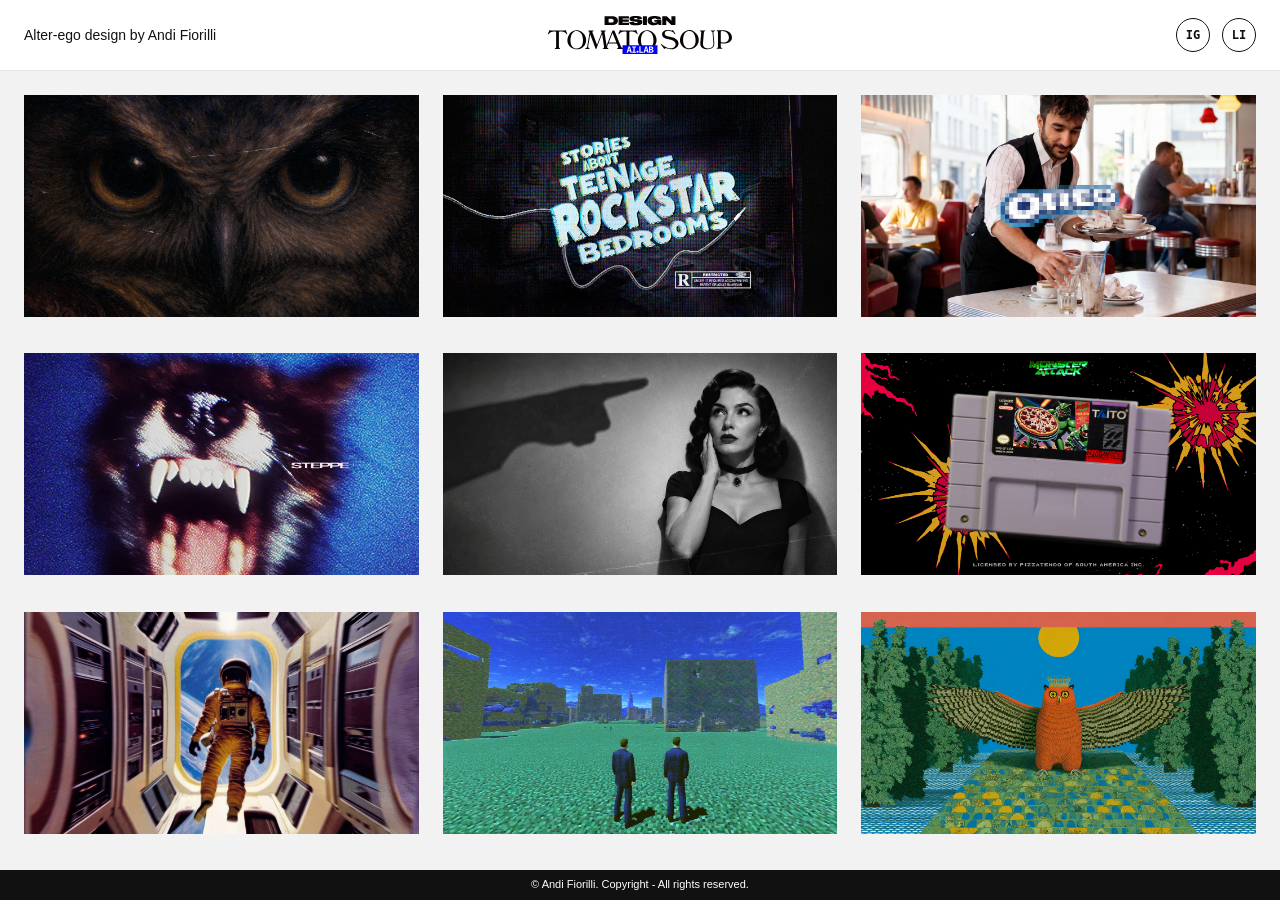
<file: index.html>
<!DOCTYPE html>
<html lang="en">
<head>
<meta charset="UTF-8">
<meta name="viewport" content="width=device-width, initial-scale=1.0">
<link rel="icon" href="/favicon.ico" sizes="any">
<link rel="icon" type="image/png" sizes="48x48" href="/favicon-48x48.png">
<link rel="icon" type="image/png" sizes="32x32" href="/favicon-32x32.png">
<link rel="icon" type="image/png" sizes="16x16" href="/favicon-16x16.png">
<link rel="apple-touch-icon" sizes="180x180" href="/apple-touch-icon.png">
<link rel="manifest" href="/site.webmanifest">
<meta name="theme-color" content="#000000">

<title>Andi Fiorilli — Art Direction &amp; AI Visual Design</title>
<meta name="description" content="Andi Fiorilli / Andres Fiorilli, art director and graphic designer, AI imagery, worldbuilding and creative direction.">
<link rel="canonical" href="https://andifiorilli.github.io/">
<meta property="og:type" content="website">
<meta property="og:site_name" content="Design Tomato Soup">
<meta property="og:title" content="Andi Fiorilli — Art Direction &amp; AI Visual Design">
<meta property="og:description" content="Art direction, AI imagery, worldbuilding and creative direction by Andi Fiorilli.">
<meta property="og:url" content="https://andifiorilli.github.io/">
<meta property="og:image" content="https://andifiorilli.github.io/social-cover.jpg">
<meta property="og:image:width" content="1200">
<meta property="og:image:height" content="630">
<meta property="og:image:type" content="image/jpeg">
<meta property="og:image:alt" content="Design Tomato Soup by Andi Fiorilli">
<meta name="twitter:card" content="summary_large_image">
<meta name="twitter:title" content="Andi Fiorilli — Art Direction &amp; AI Visual Design">
<meta name="twitter:description" content="Art direction, AI imagery, worldbuilding and creative direction by Andi Fiorilli.">
<meta name="twitter:image" content="https://andifiorilli.github.io/social-cover.jpg">
<meta name="twitter:image:alt" content="Design Tomato Soup by Andi Fiorilli">
<script type="application/ld+json">
{
  "@context": "https://schema.org",
  "@graph": [
    {
      "@type": "Person",
      "@id": "https://andifiorilli.github.io/#person",
      "name": "Andi Fiorilli",
      "alternateName": "Andres Fiorilli",
      "jobTitle": "Art Director and Graphic Designer",
      "url": "https://andifiorilli.github.io/",
      "sameAs": [
        "https://www.instagram.com/andifiorilli/",
        "https://www.instagram.com/designtomatosoup/",
        "https://www.linkedin.com/in/andresfiorilli/"
      ]
    },
    {
      "@type": "WebSite",
      "@id": "https://andifiorilli.github.io/#website",
      "url": "https://andifiorilli.github.io/",
      "name": "Design Tomato Soup",
      "inLanguage": "en",
      "creator": {
        "@id": "https://andifiorilli.github.io/#person"
      }
    },
    {
      "@type": "ProfilePage",
      "@id": "https://andifiorilli.github.io/#profile",
      "url": "https://andifiorilli.github.io/",
      "name": "Andi Fiorilli — Art Direction & AI Visual Design",
      "inLanguage": "en",
      "isPartOf": {
        "@id": "https://andifiorilli.github.io/#website"
      },
      "mainEntity": {
        "@id": "https://andifiorilli.github.io/#person"
      }
    }
  ]
}
</script>
<link rel="stylesheet" href="style.css">
</head>

<body class="home">

<header class="header">

    <div class="name">
        Alter-ego design by 
        <a href="https://www.instagram.com/andifiorilli/" target="_blank" rel="noopener noreferrer">
            Andi Fiorilli
        </a>
    </div>

    <div class="logo">
        <a href="index.html">
            <img src="logo-DTS.svg" alt="Design Tomato Soup">
        </a>
    </div>

    <nav class="links" aria-label="Social media">
        <a href="https://instagram.com/designtomatosoup" target="_blank" rel="noopener noreferrer" aria-label="Instagram">IG</a>
        <a href="https://www.linkedin.com/in/andresfiorilli/" target="_blank" rel="noopener noreferrer" aria-label="LinkedIn">LI</a>
    </nav>

</header>

    <h1 class="sr-only">Andi Fiorilli — Art Direction and AI Visual Design</h1>

<section class="gallery">

<a href="nb.html" class="project">
    <div class="thumb">
        <img src="images/nb/cover.jpg" alt="Nobilitas Bestiarum">
        <div class="project-title">Nobilitas Bestiarum</div>
    </div>
</a>

<a href="teenage-rockstar-bedrooms.html" class="project">
    <div class="thumb">
        <img src="images/teenage-rockstar-bedrooms/cover.jpg" alt="Stories About Teenage Rockstar Bedrooms">
        <div class="project-title">Stories About Teenage Rockstar Bedrooms</div>
    </div>
</a>

<a href="do-not-say-the-name.html" class="project">
    <div class="thumb">
        <img src="images/do-not-say-the-name/cover.jpg" alt="Do Not Say the Name">
        <div class="project-title">Do Not Say the Name</div>
    </div>
</a>

<a href="steppe.html" class="project">
    <div class="thumb">
        <img src="images/steppe/cover.jpg" alt="Steppe">
        <div class="project-title">Steppe</div>
    </div>
</a>

<a href="nightfall.html" class="project">
    <div class="thumb">
        <img src="images/nightfall/cover.jpg" alt="Nightfall">
        <div class="project-title">Nightfall</div>
    </div>
</a>

<a href="monsters-attack.html" class="project">
    <div class="thumb">
        <img src="images/monsters-attack/cover.jpg" alt="Monsters Attack">
        <div class="project-title">Monsters Attack</div>
    </div>
</a>

<a href="there-is-no-sound-in-space.html" class="project">
    <div class="thumb">
        <img src="images/there-is-no-sound-in-space/cover.jpg" alt="There Is No Sound in Space">
        <div class="project-title">There Is No Sound in Space</div>
    </div>
</a>

<a href="target.html" class="project">
    <div class="thumb">
        <img src="images/target/cover.png" alt="Target">
        <div class="project-title">Target</div>
    </div>
</a>

<a href="owl-paper.html" class="project">
    <div class="thumb">
        <img src="images/owl-paper/cover.jpg" alt="Owl Paper">
        <div class="project-title">Owl Paper</div>
    </div>
</a>

</section>

<footer class="index-footer">
    <p>© Andi Fiorilli. Copyright - All rights reserved.</p>
</footer>

</body>
</html>
</file>
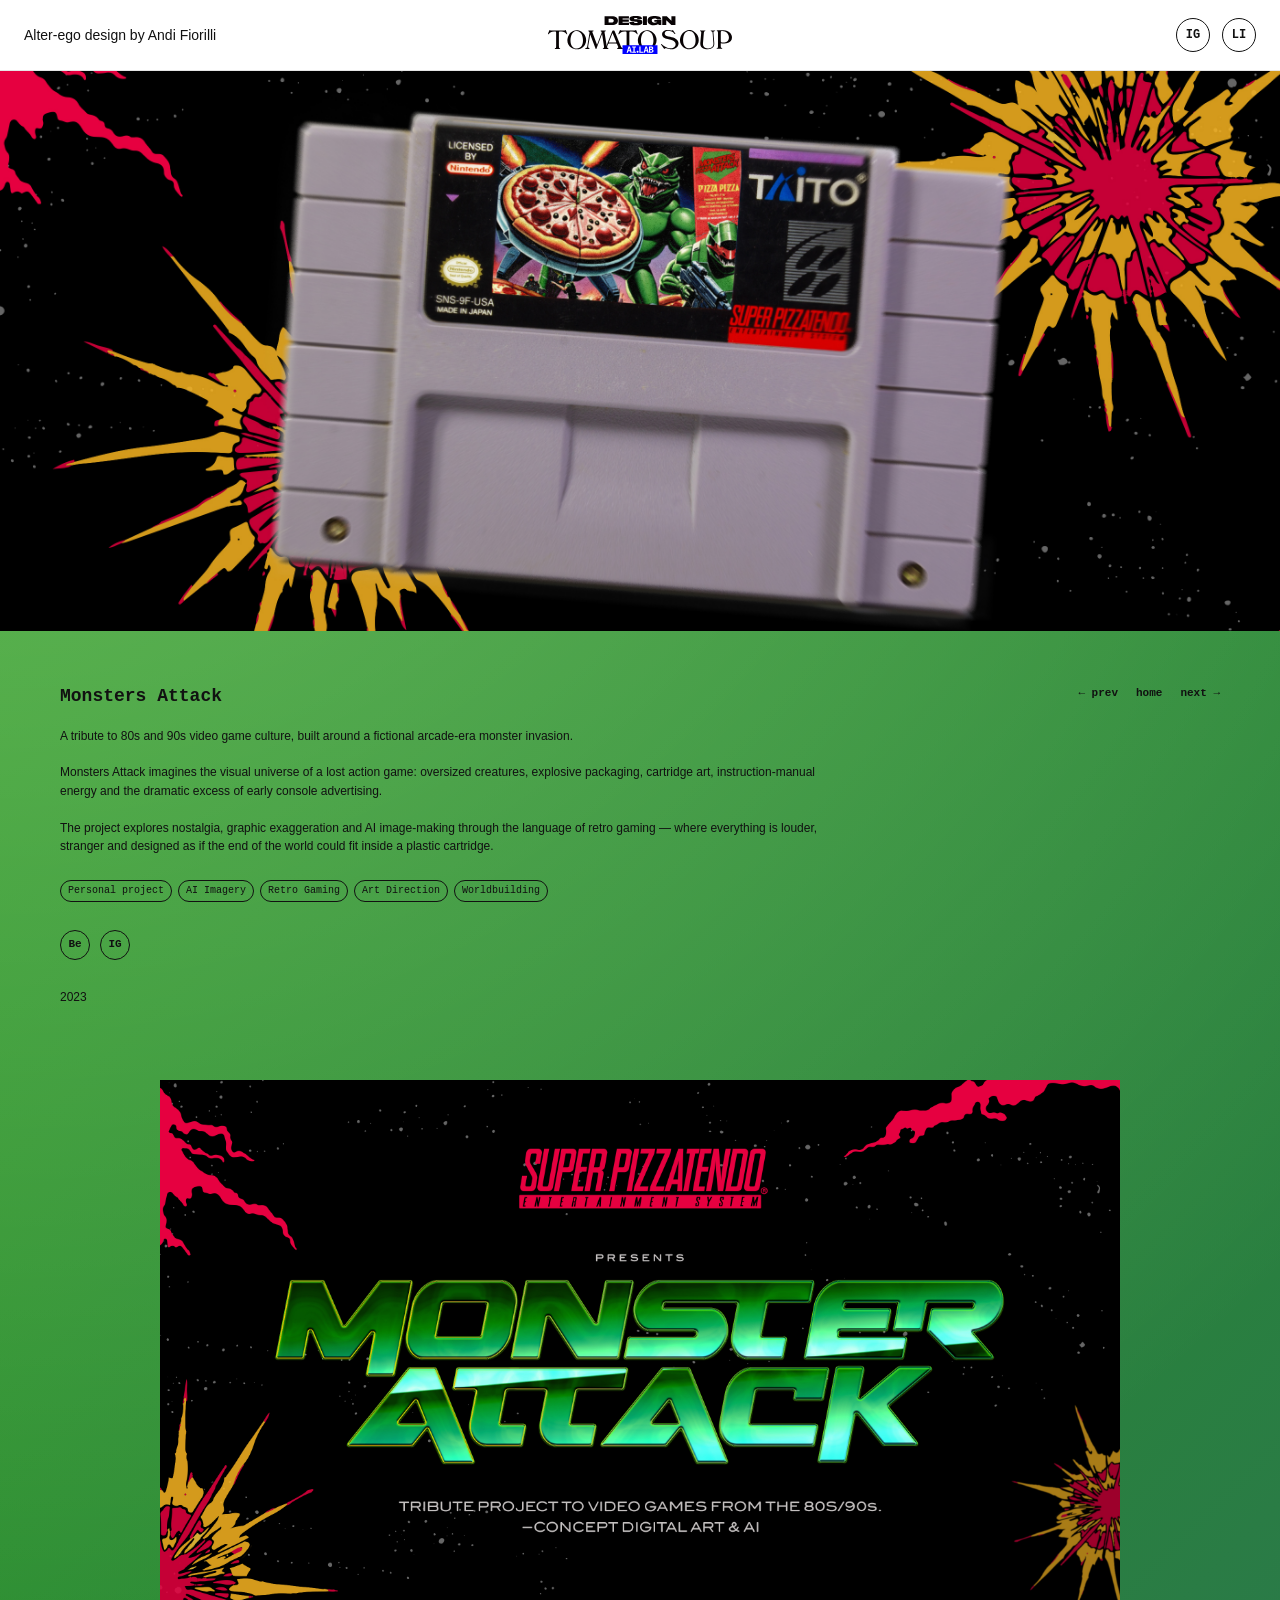
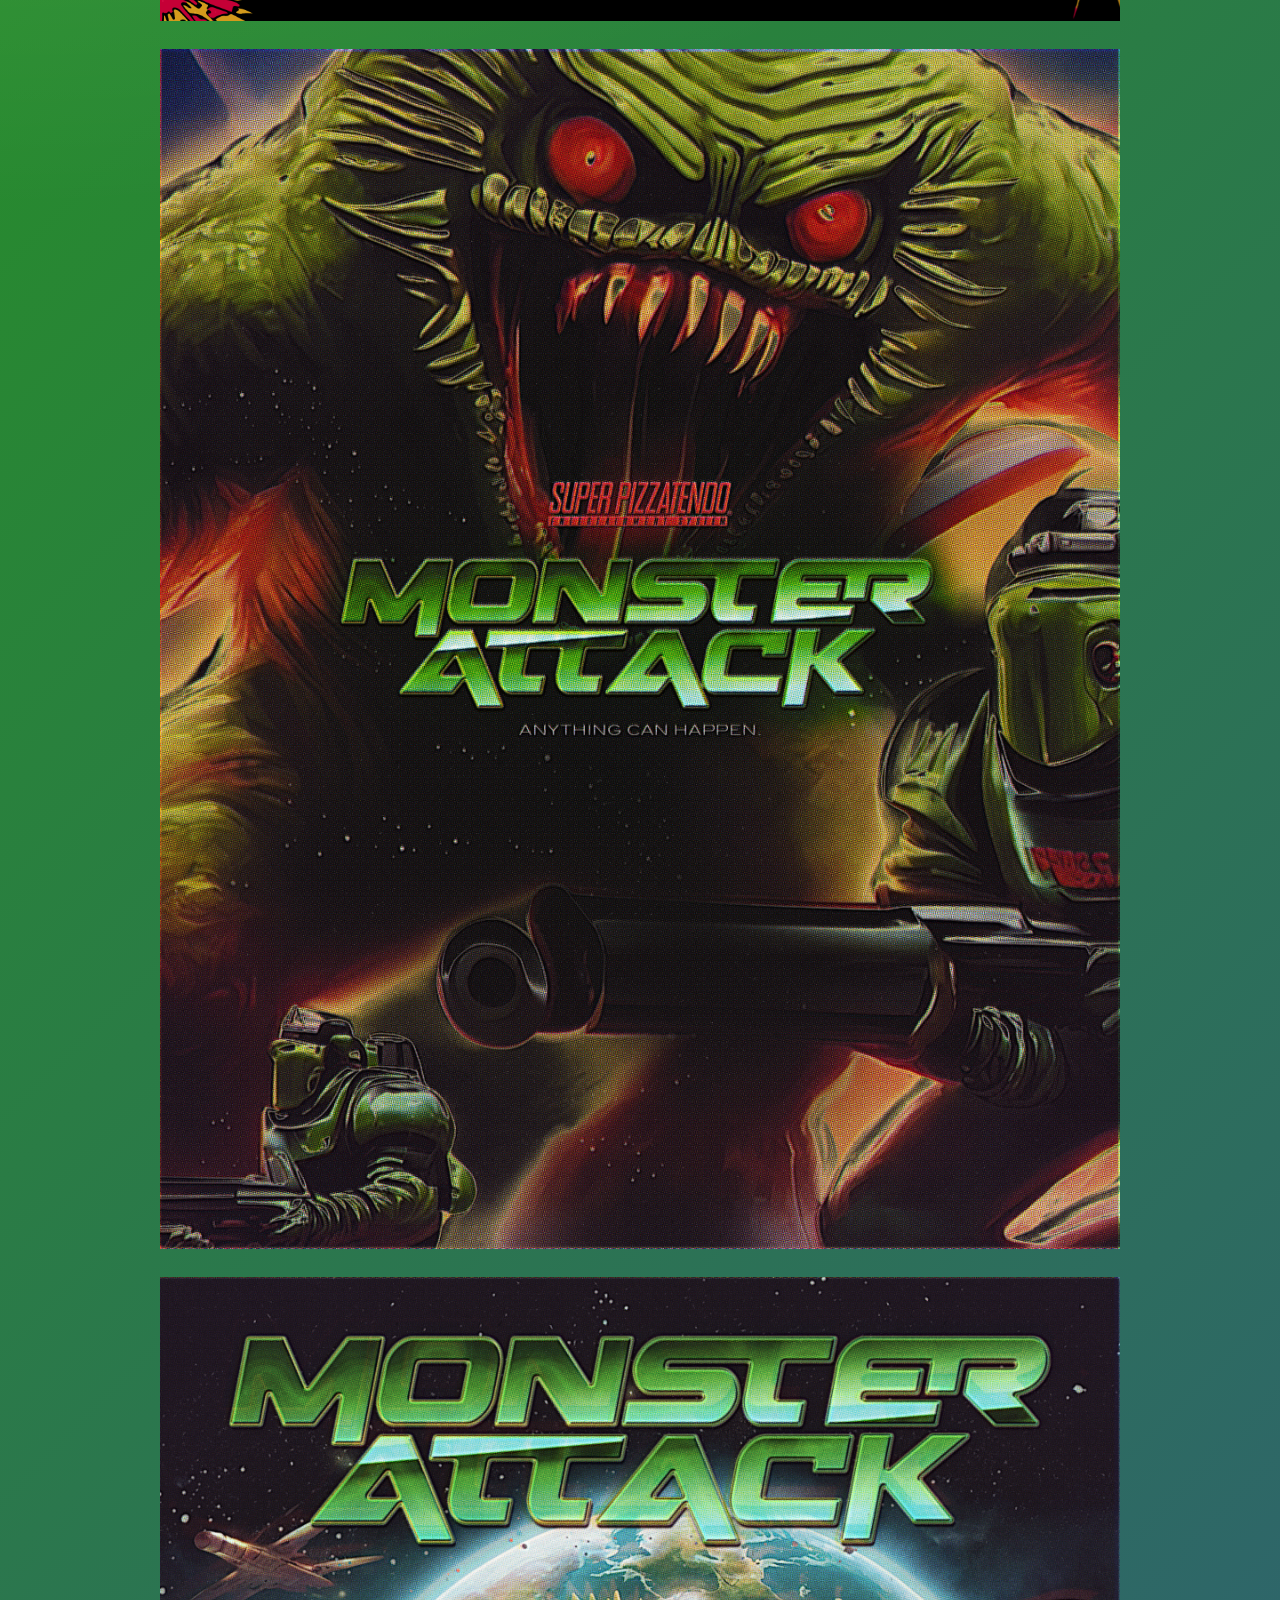
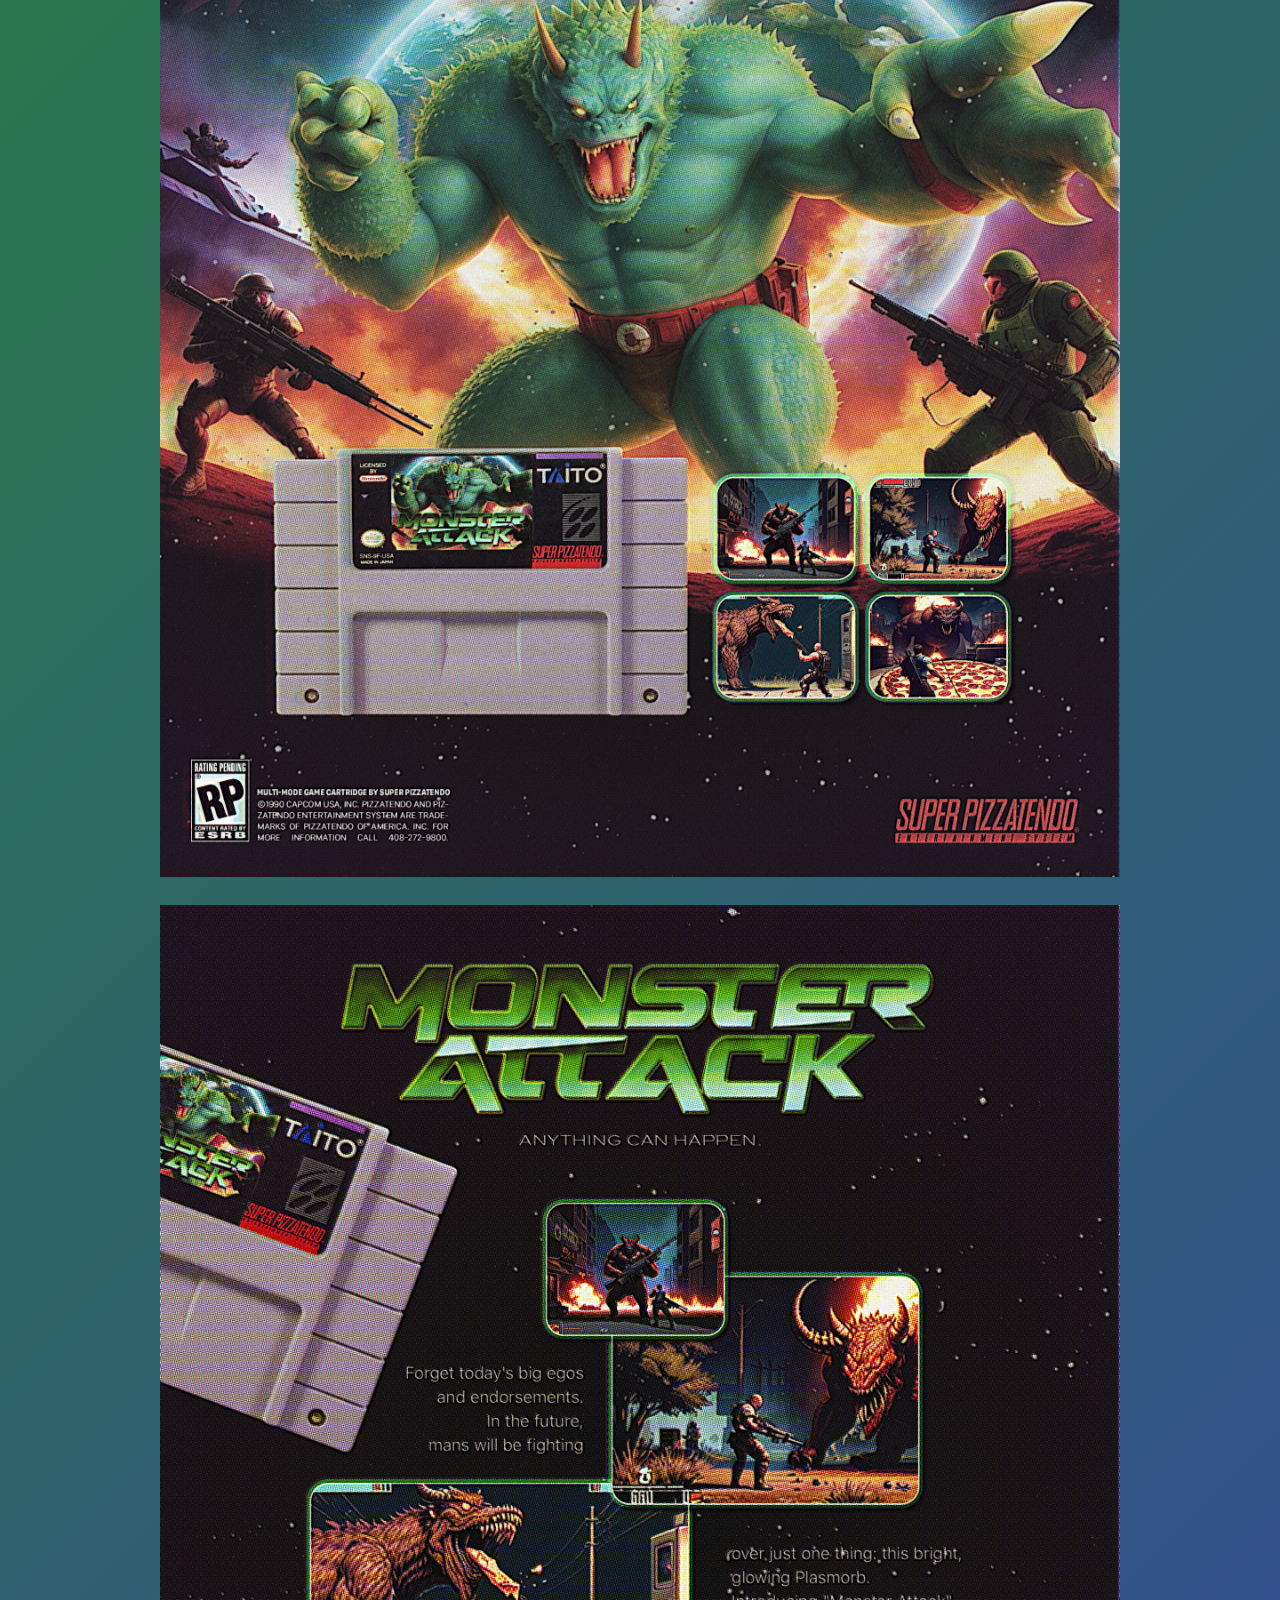
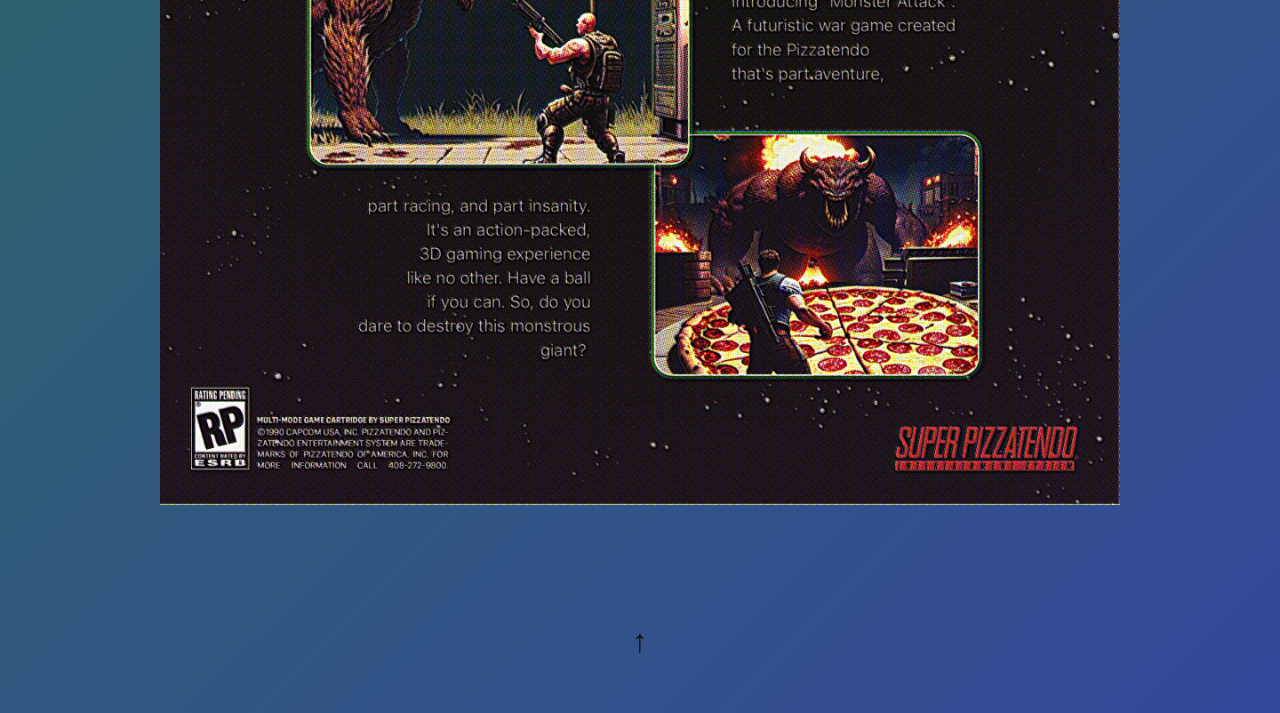
<file: monsters-attack.html>
<!DOCTYPE html>
<html lang="en">

<head>
<meta charset="UTF-8">
<meta name="viewport" content="width=device-width, initial-scale=1.0">
<link rel="icon" href="/favicon.ico" sizes="any">
<link rel="icon" type="image/png" sizes="48x48" href="/favicon-48x48.png">
<link rel="icon" type="image/png" sizes="32x32" href="/favicon-32x32.png">
<link rel="icon" type="image/png" sizes="16x16" href="/favicon-16x16.png">
<link rel="apple-touch-icon" sizes="180x180" href="/apple-touch-icon.png">
<link rel="manifest" href="/site.webmanifest">
<meta name="theme-color" content="#000000">

<title>Monsters Attack — Andi Fiorilli</title>
<meta name="description" content="Monsters Attack, a retro gaming visual project by Andi Fiorilli.">
<link rel="canonical" href="https://andifiorilli.github.io/monsters-attack.html">
<meta property="og:type" content="website">
<meta property="og:site_name" content="Design Tomato Soup">
<meta property="og:title" content="Monsters Attack — Andi Fiorilli">
<meta property="og:description" content="A retro gaming visual project by Andi Fiorilli.">
<meta property="og:url" content="https://andifiorilli.github.io/monsters-attack.html">
<meta property="og:image" content="https://andifiorilli.github.io/images/monsters-attack/cover.jpg">
<meta property="og:image:alt" content="Monsters Attack">
<meta name="twitter:card" content="summary_large_image">
<meta name="twitter:title" content="Monsters Attack — Andi Fiorilli">
<meta name="twitter:description" content="A retro gaming visual project by Andi Fiorilli.">
<meta name="twitter:image" content="https://andifiorilli.github.io/images/monsters-attack/cover.jpg">
<meta name="twitter:image:alt" content="Monsters Attack">

<link rel="stylesheet" href="style.css">
</head>

<body id="top" class="project-monsters">

<header class="header">

    <div class="name">
        Alter-ego design by
        <a href="https://www.instagram.com/andifiorilli/" target="_blank" rel="noopener noreferrer">
            Andi Fiorilli
        </a>
    </div>

    <div class="logo">
        <a href="index.html">
            <img src="logo-DTS.svg" alt="Design Tomato Soup">
        </a>
    </div>

    <nav class="links" aria-label="Social media">
        <a href="https://instagram.com/designtomatosoup" target="_blank" rel="noopener noreferrer" aria-label="Instagram">IG</a>
        <a href="https://www.linkedin.com/in/andresfiorilli/" target="_blank" rel="noopener noreferrer" aria-label="LinkedIn">LI</a>
    </nav>

</header>

<section class="project-hero">
    <img src="images/monsters-attack/cover.jpg" alt="Monsters Attack">
</section>

<main class="project-detail">

    <section class="project-intro">

        <div class="project-copy">

            <h1>Monsters Attack</h1>

            <p>
                A tribute to 80s and 90s video game culture, built around a fictional arcade-era monster invasion.
            </p>

            <p>
                Monsters Attack imagines the visual universe of a lost action game: oversized creatures, explosive packaging, cartridge art, instruction-manual energy and the dramatic excess of early console advertising.
            </p>

            <p>
                The project explores nostalgia, graphic exaggeration and AI image-making through the language of retro gaming — where everything is louder, stranger and designed as if the end of the world could fit inside a plastic cartridge.
            </p>

            <div class="project-tags">
                <span>Personal project</span>
                <span>AI Imagery</span>
                <span>Retro Gaming</span>
                <span>Art Direction</span>
                <span>Worldbuilding</span>
            </div>

            <div class="project-links">
                <a href="https://www.behance.net/gallery/188706045/Super-Pizzatendo-Monsters-Attack" target="_blank" rel="noopener noreferrer">Be</a>
                <a href="https://www.instagram.com/p/C12f4zdxEo4/" target="_blank" rel="noopener noreferrer">IG</a>
            </div>

            <p class="project-year">
                2023
            </p>

        </div>

        <nav class="project-nav" aria-label="Project navigation"></nav>

    </section>

    <div class="project-gallery-editorial">

        <img src="images/monsters-attack/00.jpg" alt="Monsters Attack">
        <img src="images/monsters-attack/01.jpg" alt="Monsters Attack">
        <img src="images/monsters-attack/02.jpg" alt="Monsters Attack">
        <img src="images/monsters-attack/03.jpg" alt="Monsters Attack">

    </div>

</main>

<footer class="footer">

    <a href="#top" class="to-top" aria-label="Back to top">↑</a>

    <p class="footer-credit">
        Alter-ego design by
        <a href="https://www.instagram.com/andifiorilli/" target="_blank" rel="noopener noreferrer">
            Andi Fiorilli
        </a>
    </p>

</footer>

<script src="script.js"></script>

</body>
</html>
</file>
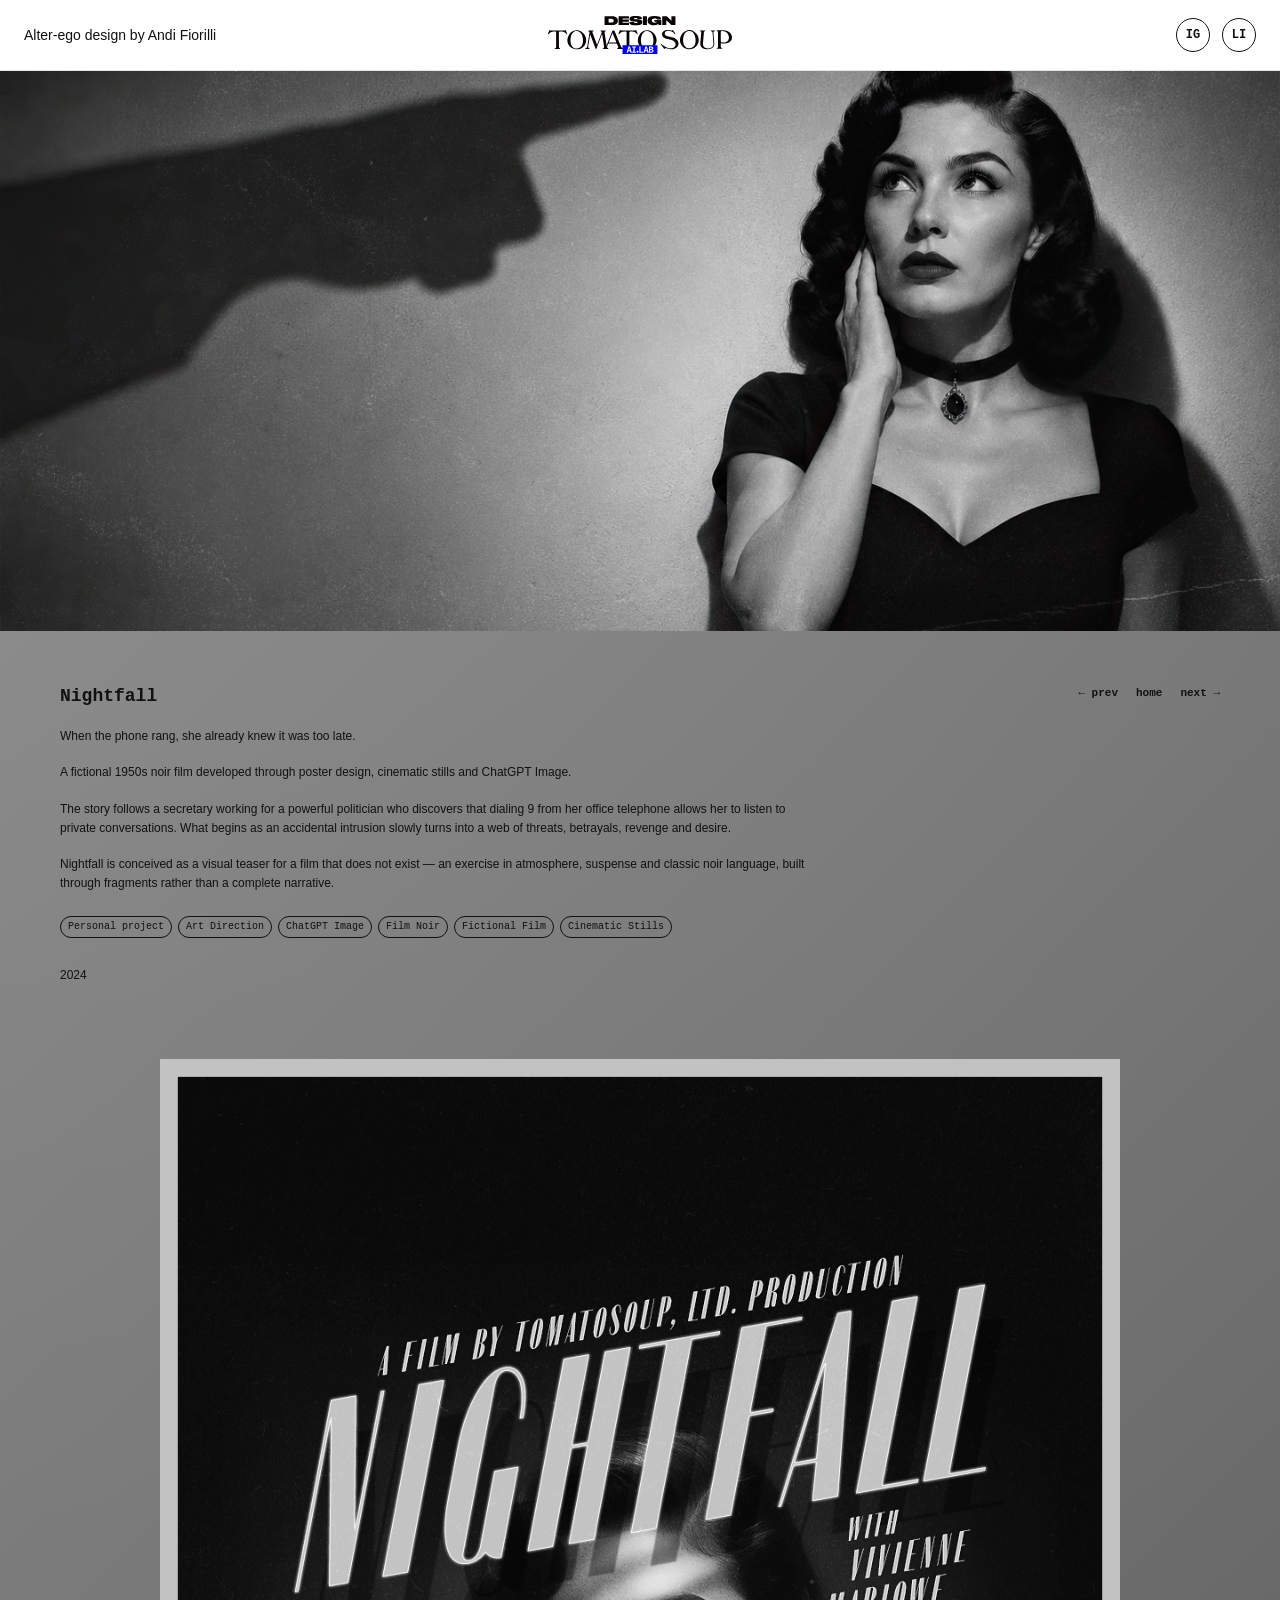
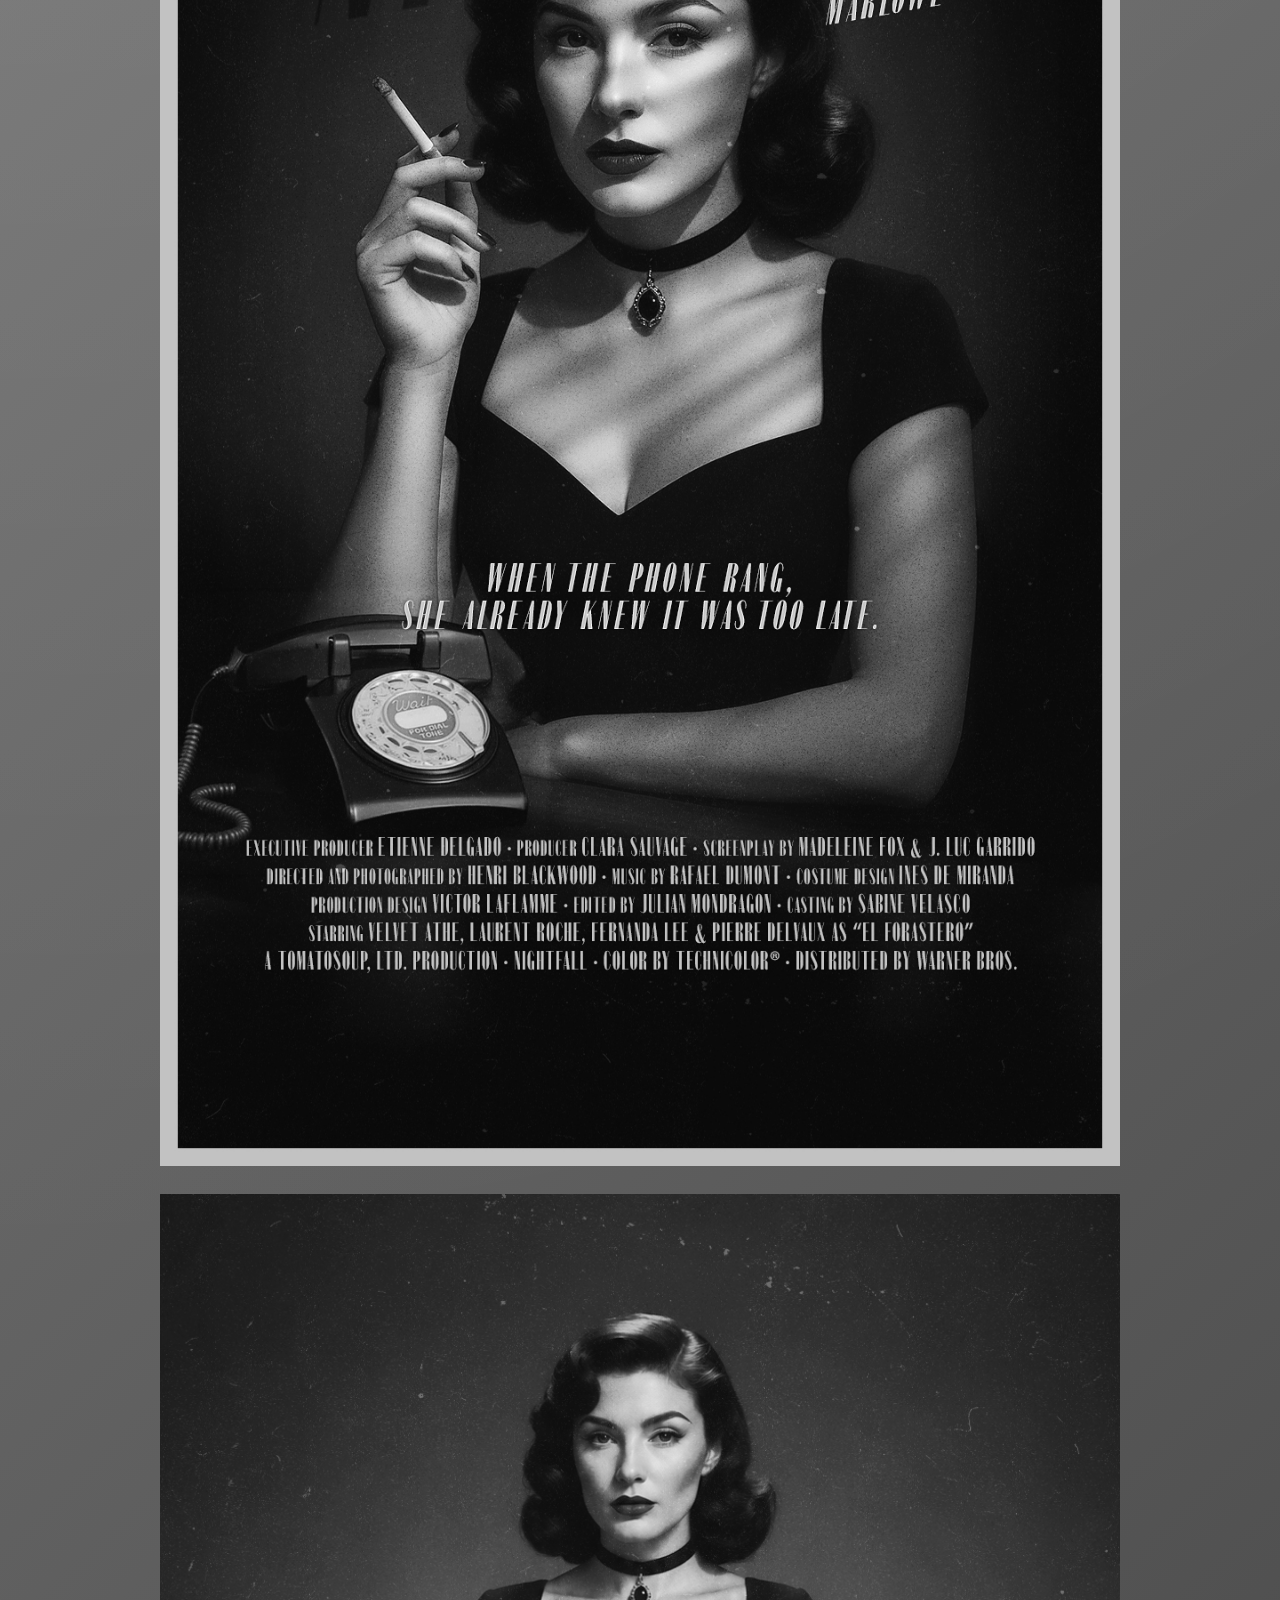
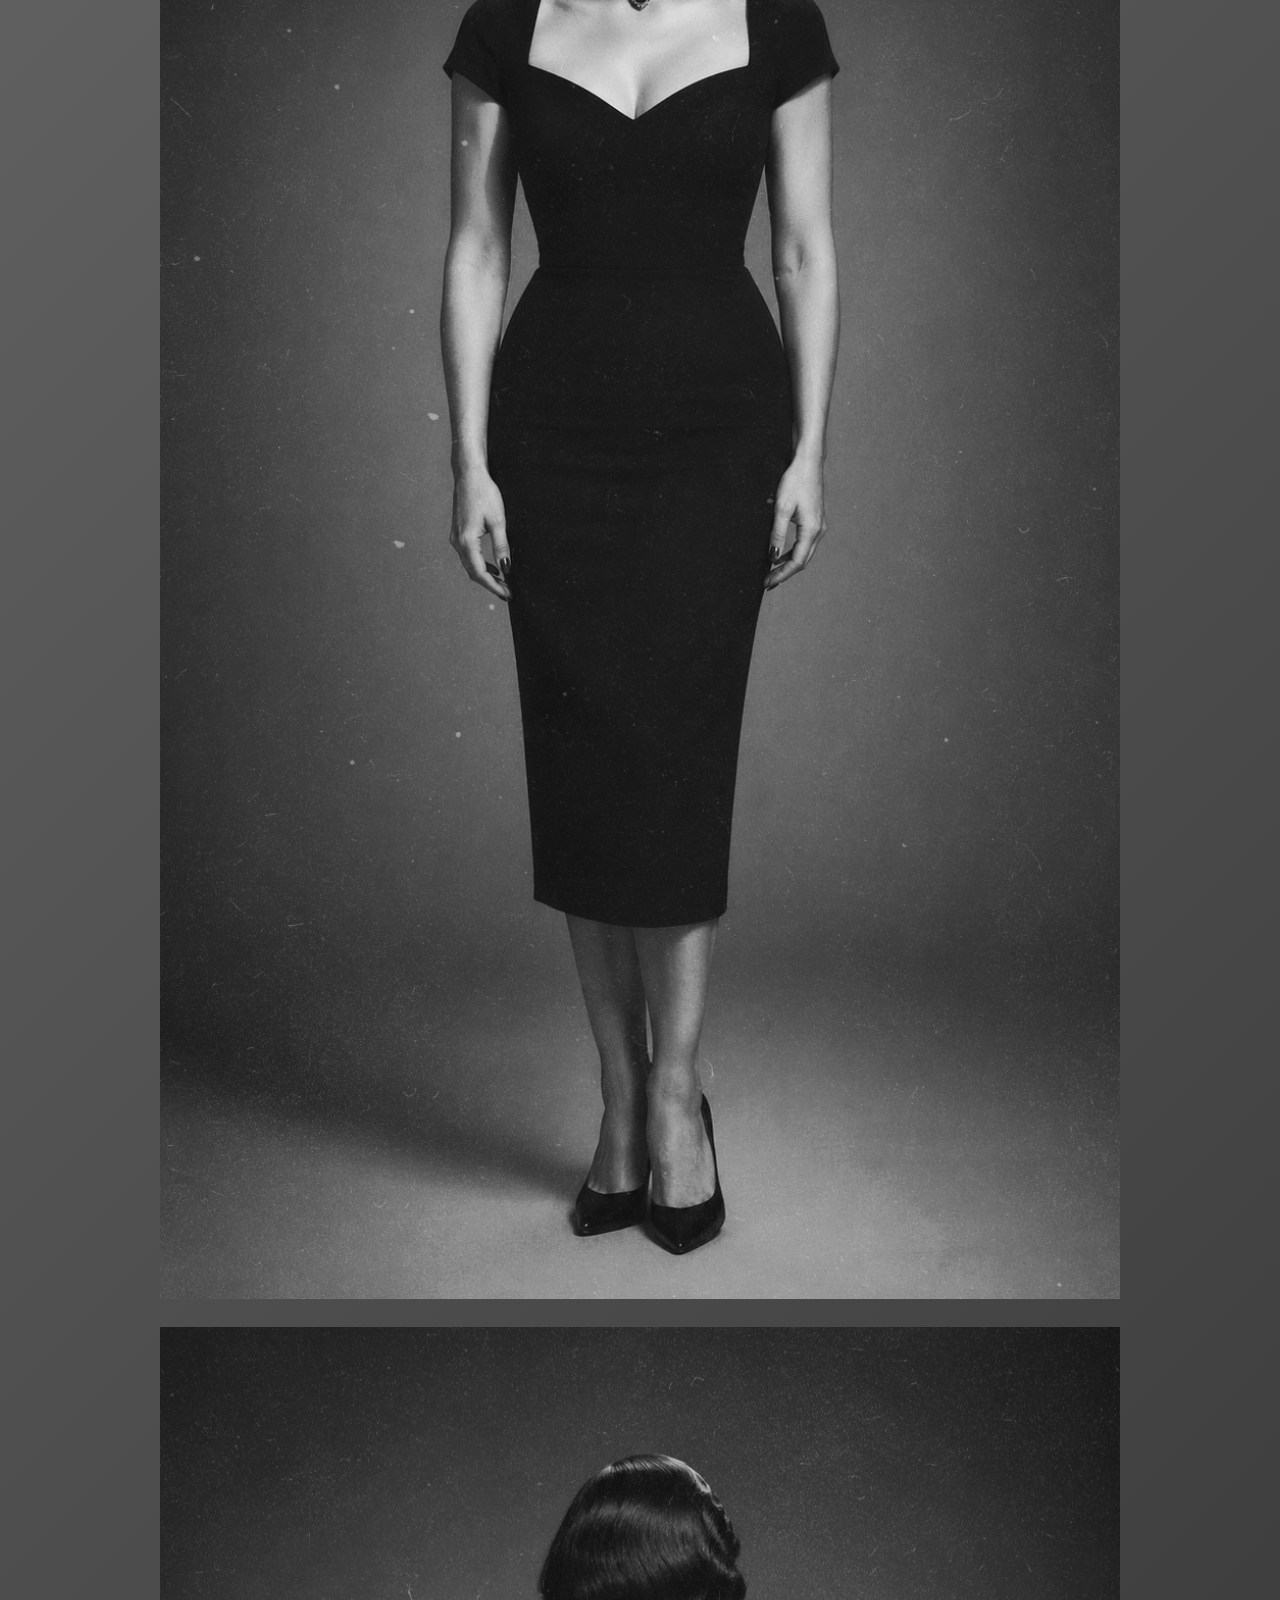
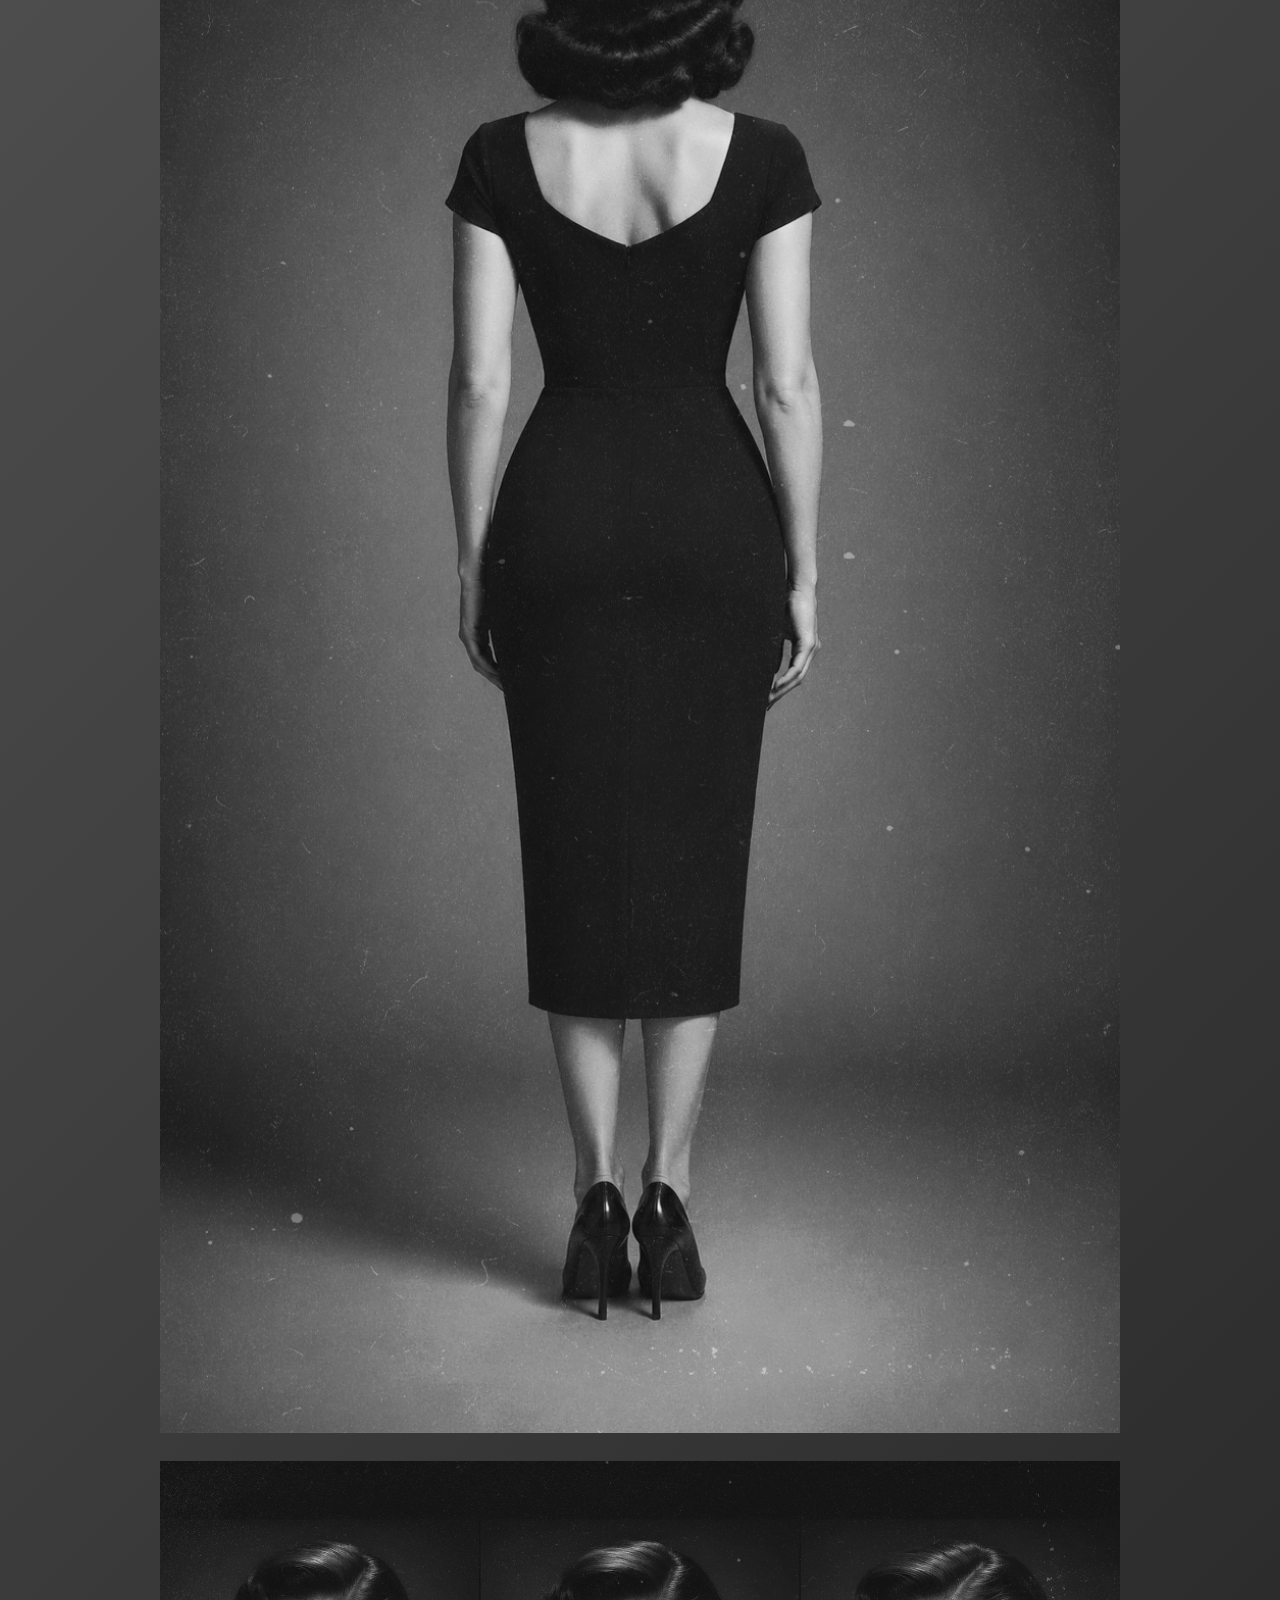
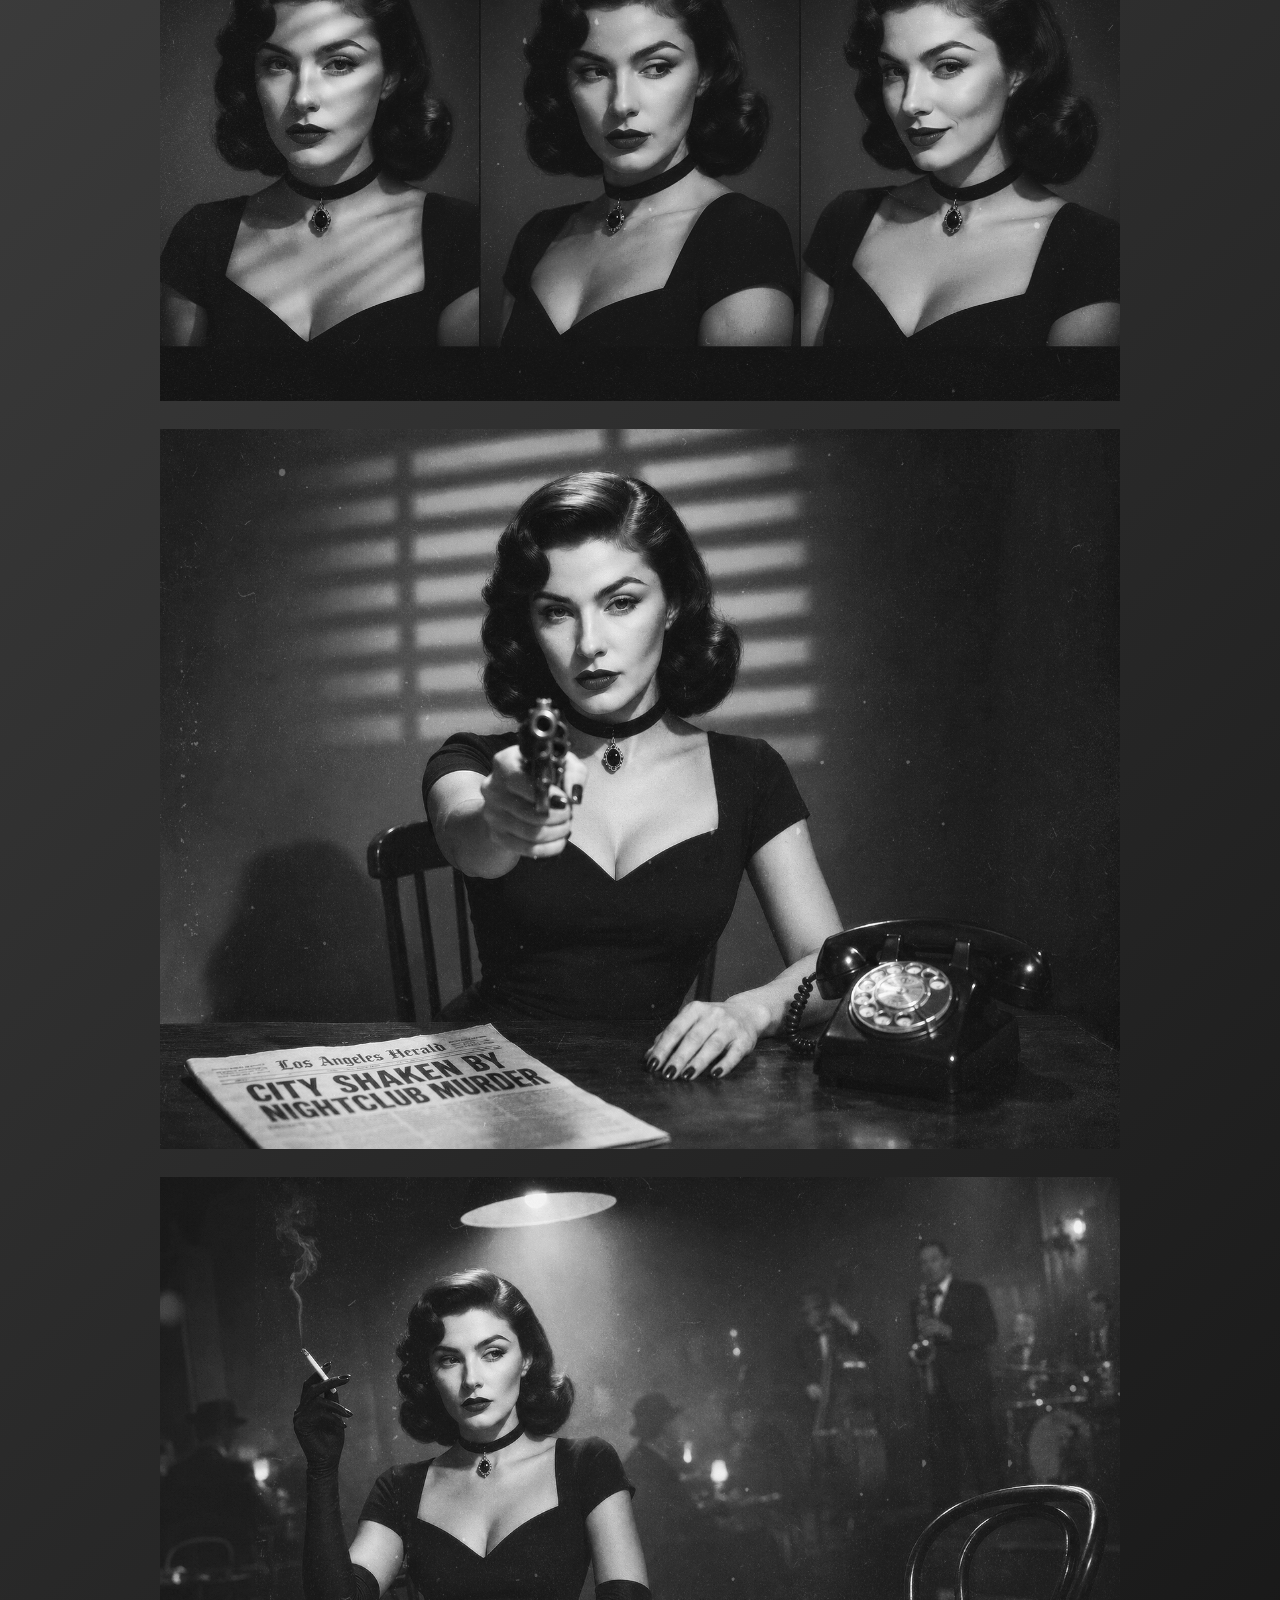
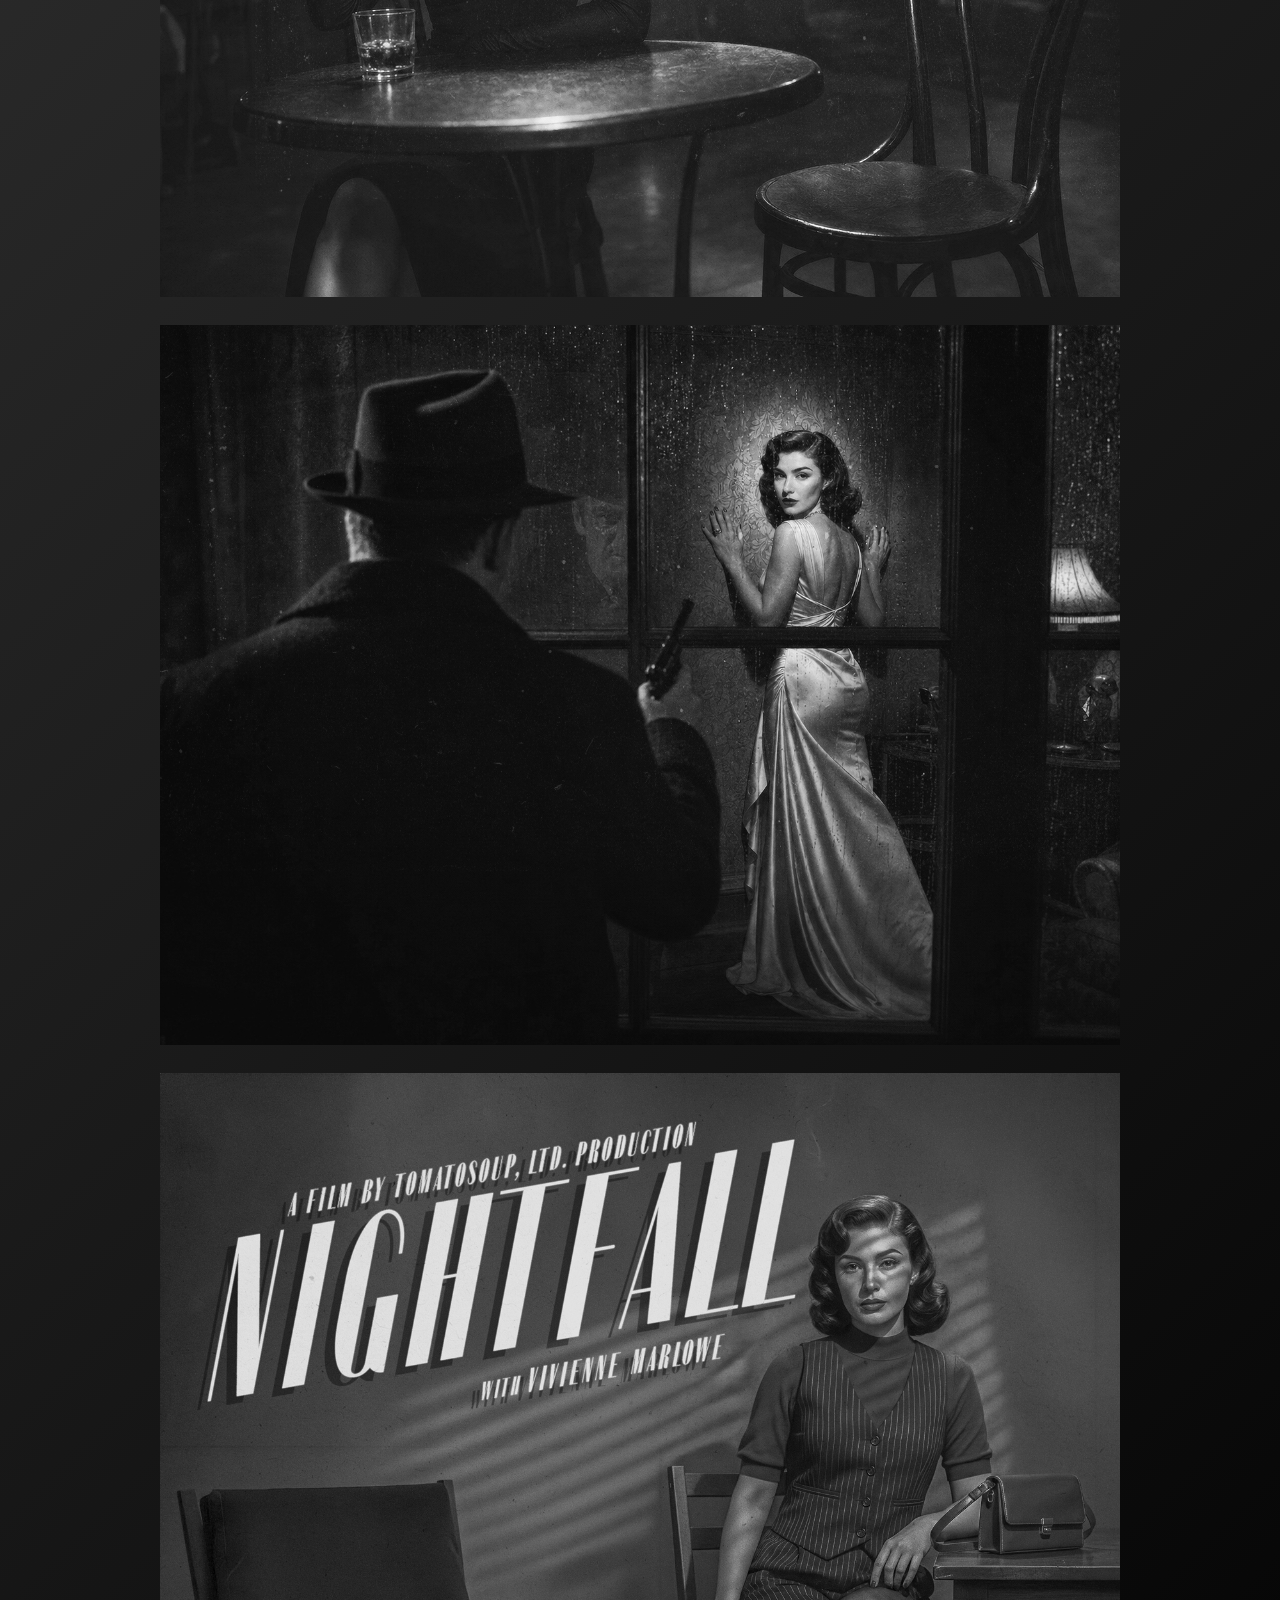
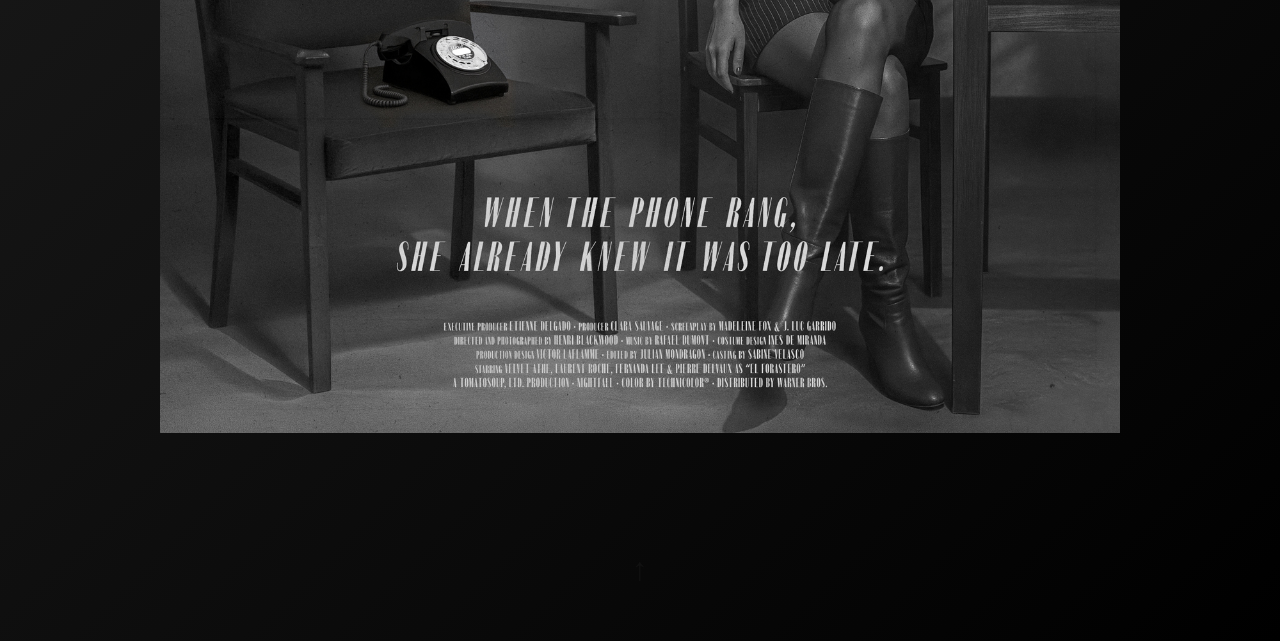
<file: nightfall.html>
<!DOCTYPE html>
<html lang="en">

<head>
<meta charset="UTF-8">
<meta name="viewport" content="width=device-width, initial-scale=1.0">
<link rel="icon" href="/favicon.ico" sizes="any">
<link rel="icon" type="image/png" sizes="48x48" href="/favicon-48x48.png">
<link rel="icon" type="image/png" sizes="32x32" href="/favicon-32x32.png">
<link rel="icon" type="image/png" sizes="16x16" href="/favicon-16x16.png">
<link rel="apple-touch-icon" sizes="180x180" href="/apple-touch-icon.png">
<link rel="manifest" href="/site.webmanifest">
<meta name="theme-color" content="#000000">

<title>Nightfall — Andi Fiorilli</title>
<meta name="description" content="Nightfall, a noir visual project by Andi Fiorilli.">
<link rel="canonical" href="https://andifiorilli.github.io/nightfall.html">
<meta property="og:type" content="website">
<meta property="og:site_name" content="Design Tomato Soup">
<meta property="og:title" content="Nightfall — Andi Fiorilli">
<meta property="og:description" content="A noir visual project by Andi Fiorilli.">
<meta property="og:url" content="https://andifiorilli.github.io/nightfall.html">
<meta property="og:image" content="https://andifiorilli.github.io/images/nightfall/cover.jpg">
<meta property="og:image:alt" content="Nightfall">
<meta name="twitter:card" content="summary_large_image">
<meta name="twitter:title" content="Nightfall — Andi Fiorilli">
<meta name="twitter:description" content="A noir visual project by Andi Fiorilli.">
<meta name="twitter:image" content="https://andifiorilli.github.io/images/nightfall/cover.jpg">
<meta name="twitter:image:alt" content="Nightfall">

<link rel="stylesheet" href="style.css">
</head>

<body id="top" class="project-nightfall">
    
<header class="header">

    <div class="name">
        Alter-ego design by
        <a href="https://www.instagram.com/andifiorilli/" target="_blank" rel="noopener noreferrer">
            Andi Fiorilli
        </a>
    </div>

    <div class="logo">
        <a href="index.html">
            <img src="logo-DTS.svg" alt="Design Tomato Soup">
        </a>
    </div>

    <nav class="links" aria-label="Social media">
        <a href="https://instagram.com/designtomatosoup" target="_blank" rel="noopener noreferrer" aria-label="Instagram">IG</a>
        <a href="https://www.linkedin.com/in/andresfiorilli/" target="_blank" rel="noopener noreferrer" aria-label="LinkedIn">LI</a>
    </nav>

</header>

<section class="project-hero">
    <img src="images/nightfall/cover.jpg" alt="Nightfall">
</section>

<main class="project-detail">

    <section class="project-intro">

        <div class="project-copy">

            <h1>Nightfall</h1>

            <p>
                When the phone rang, she already knew it was too late.
            </p>

            <p>
                A fictional 1950s noir film developed through poster design,
                cinematic stills and ChatGPT Image.
            </p>

            <p>
                The story follows a secretary working for a powerful politician who
                discovers that dialing 9 from her office telephone allows her to
                listen to private conversations. What begins as an accidental
                intrusion slowly turns into a web of threats, betrayals, revenge
                and desire.
            </p>

            <p>
                Nightfall is conceived as a visual teaser for a film that does not
                exist — an exercise in atmosphere, suspense and classic noir language,
                built through fragments rather than a complete narrative.
            </p>

            <div class="project-tags">
                <span>Personal project</span>
                <span>Art Direction</span>
                <span>ChatGPT Image</span>
                <span>Film Noir</span>
                <span>Fictional Film</span>
                <span>Cinematic Stills</span>
            </div>

            <p class="project-year">
                2024
            </p>

        </div>

        <nav class="project-nav" aria-label="Project navigation"></nav>

    </section>

    <div class="project-gallery-editorial">

        <img src="images/nightfall/01.jpg" alt="Nightfall">
        <img src="images/nightfall/02.jpg" alt="Nightfall">
        <img src="images/nightfall/03.jpg" alt="Nightfall">
        <img src="images/nightfall/04.jpg" alt="Nightfall">
        <img src="images/nightfall/05.jpg" alt="Nightfall">
        <img src="images/nightfall/06.jpg" alt="Nightfall">
        <img src="images/nightfall/07.jpg" alt="Nightfall">
        <img src="images/nightfall/08.jpg" alt="Nightfall">

    </div>

</main>

    <footer class="footer">

        <a href="#top" class="to-top" aria-label="Back to top">↑</a>

        <p class="footer-credit">
            Alter-ego design by
            <a href="https://www.instagram.com/andifiorilli/" target="_blank" rel="noopener noreferrer">
                Andi Fiorilli
            </a>
        </p>

    </footer>

<script src="script.js"></script>

</body>
</html>
</file>
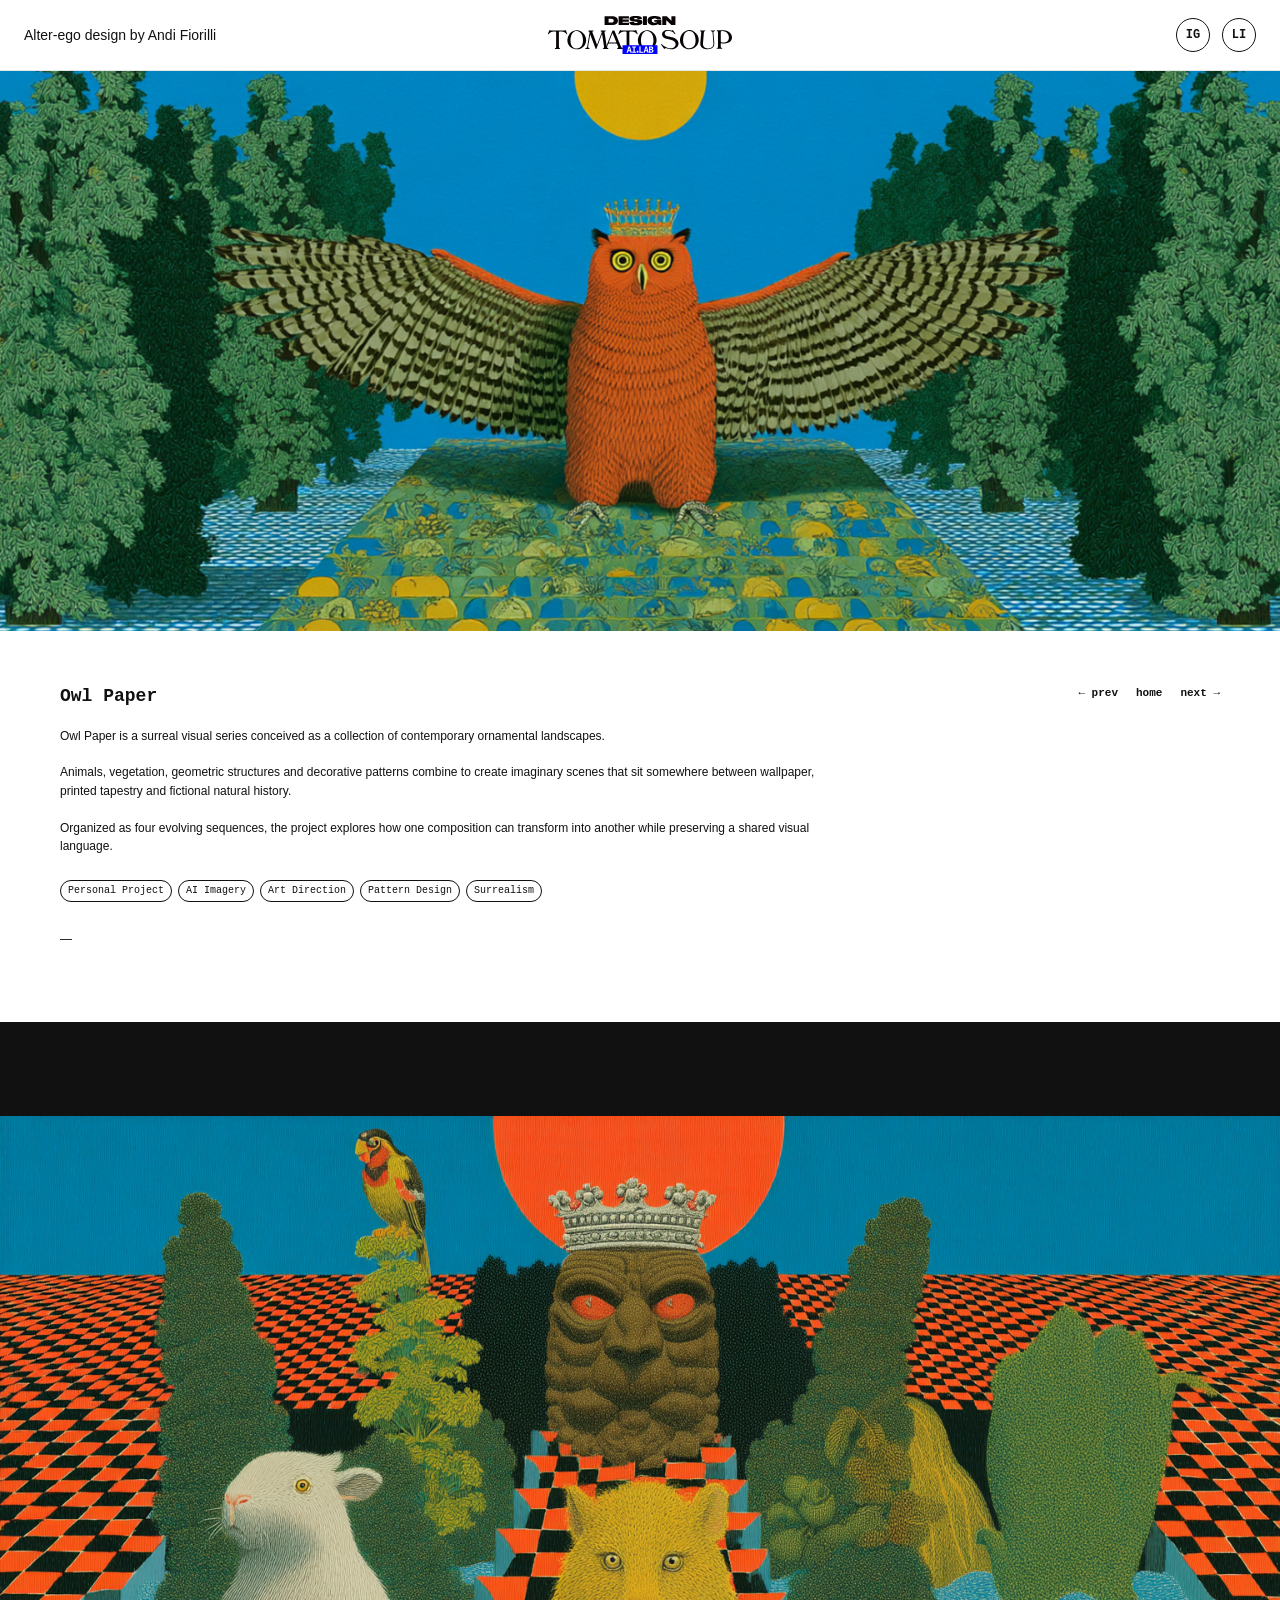
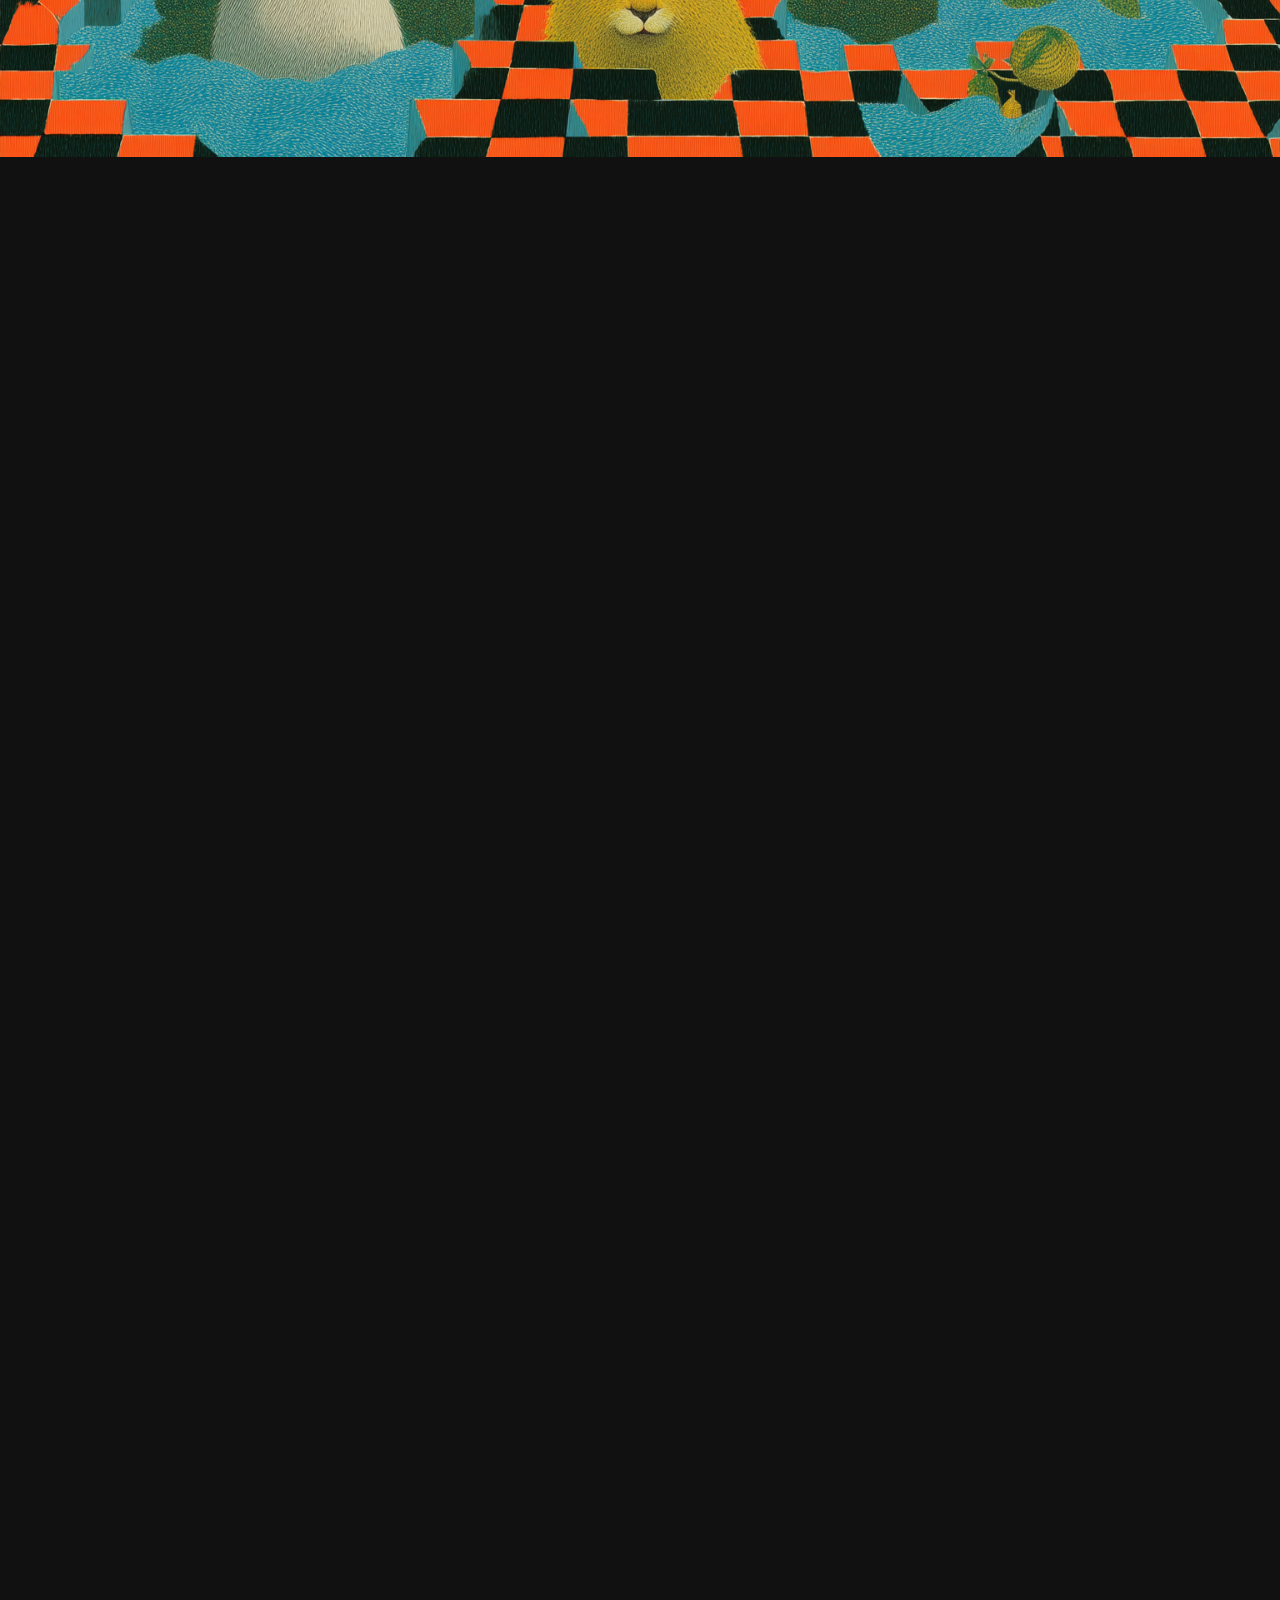
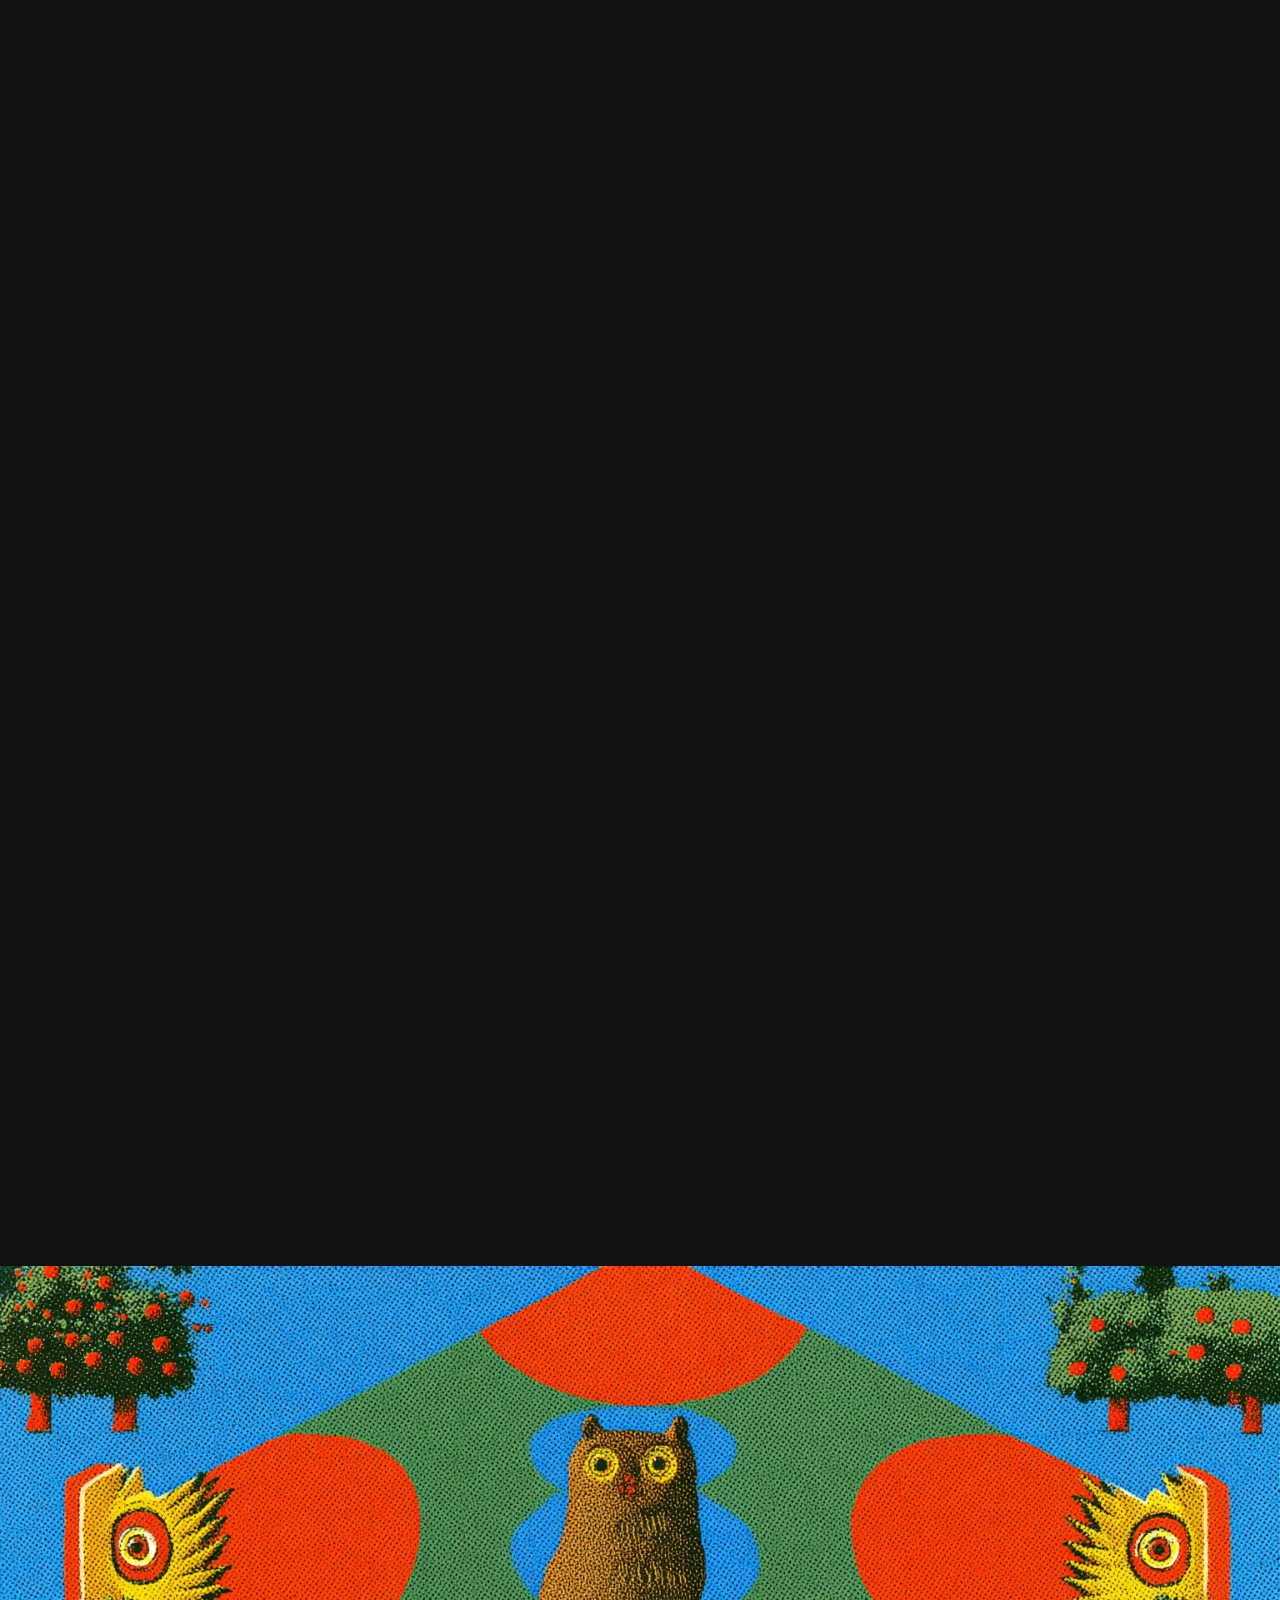
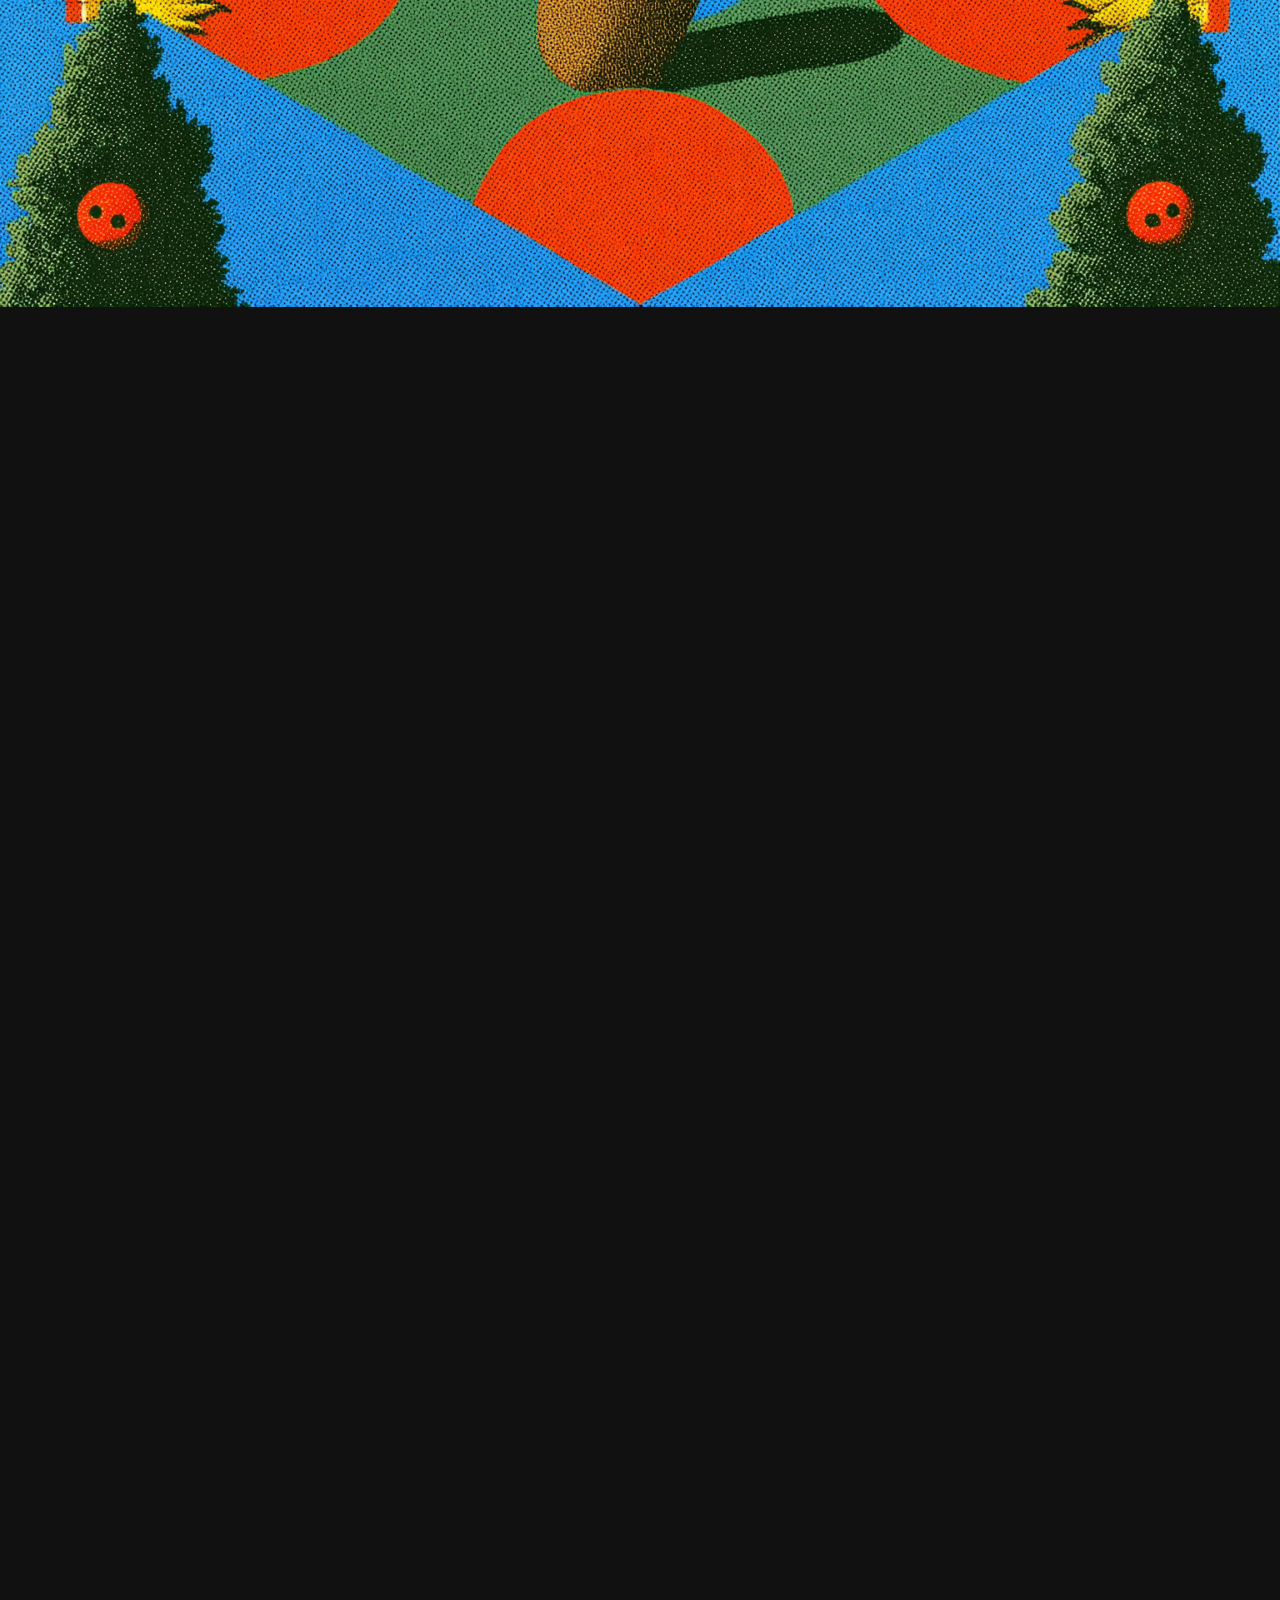
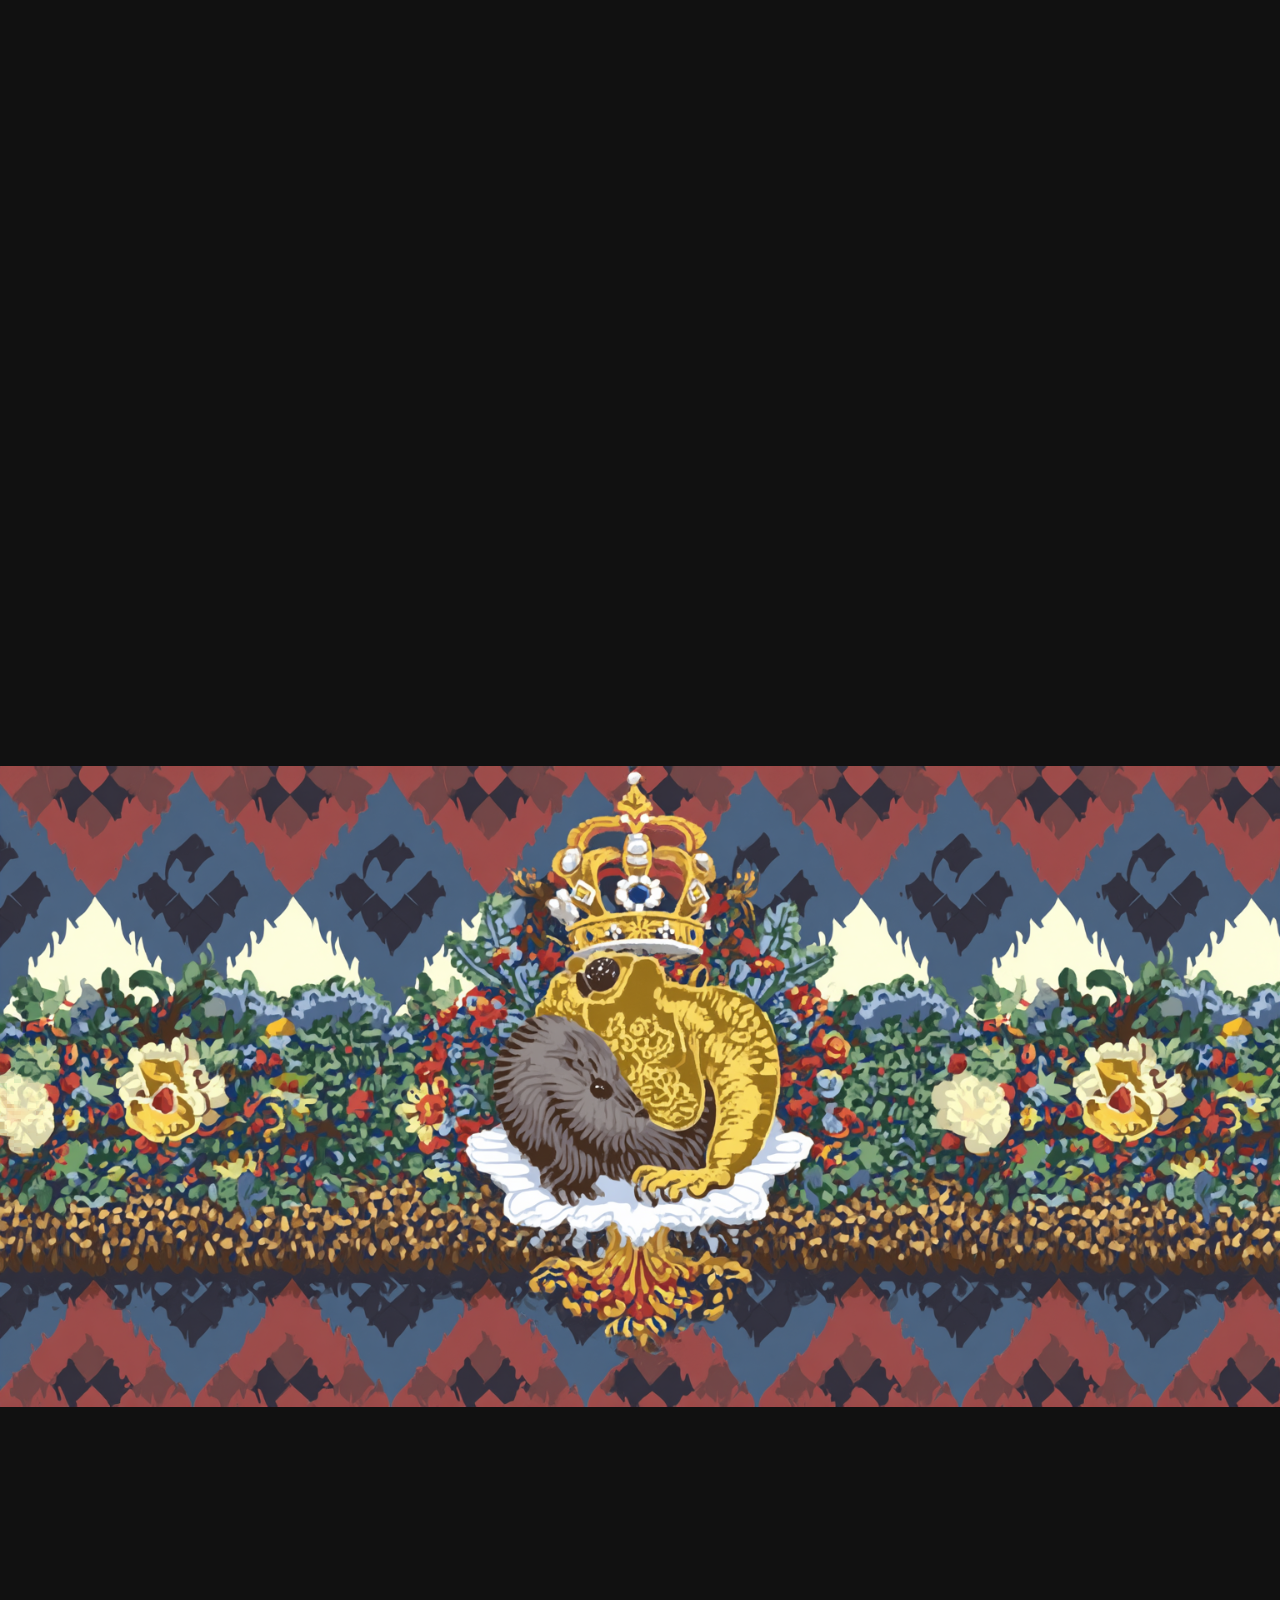
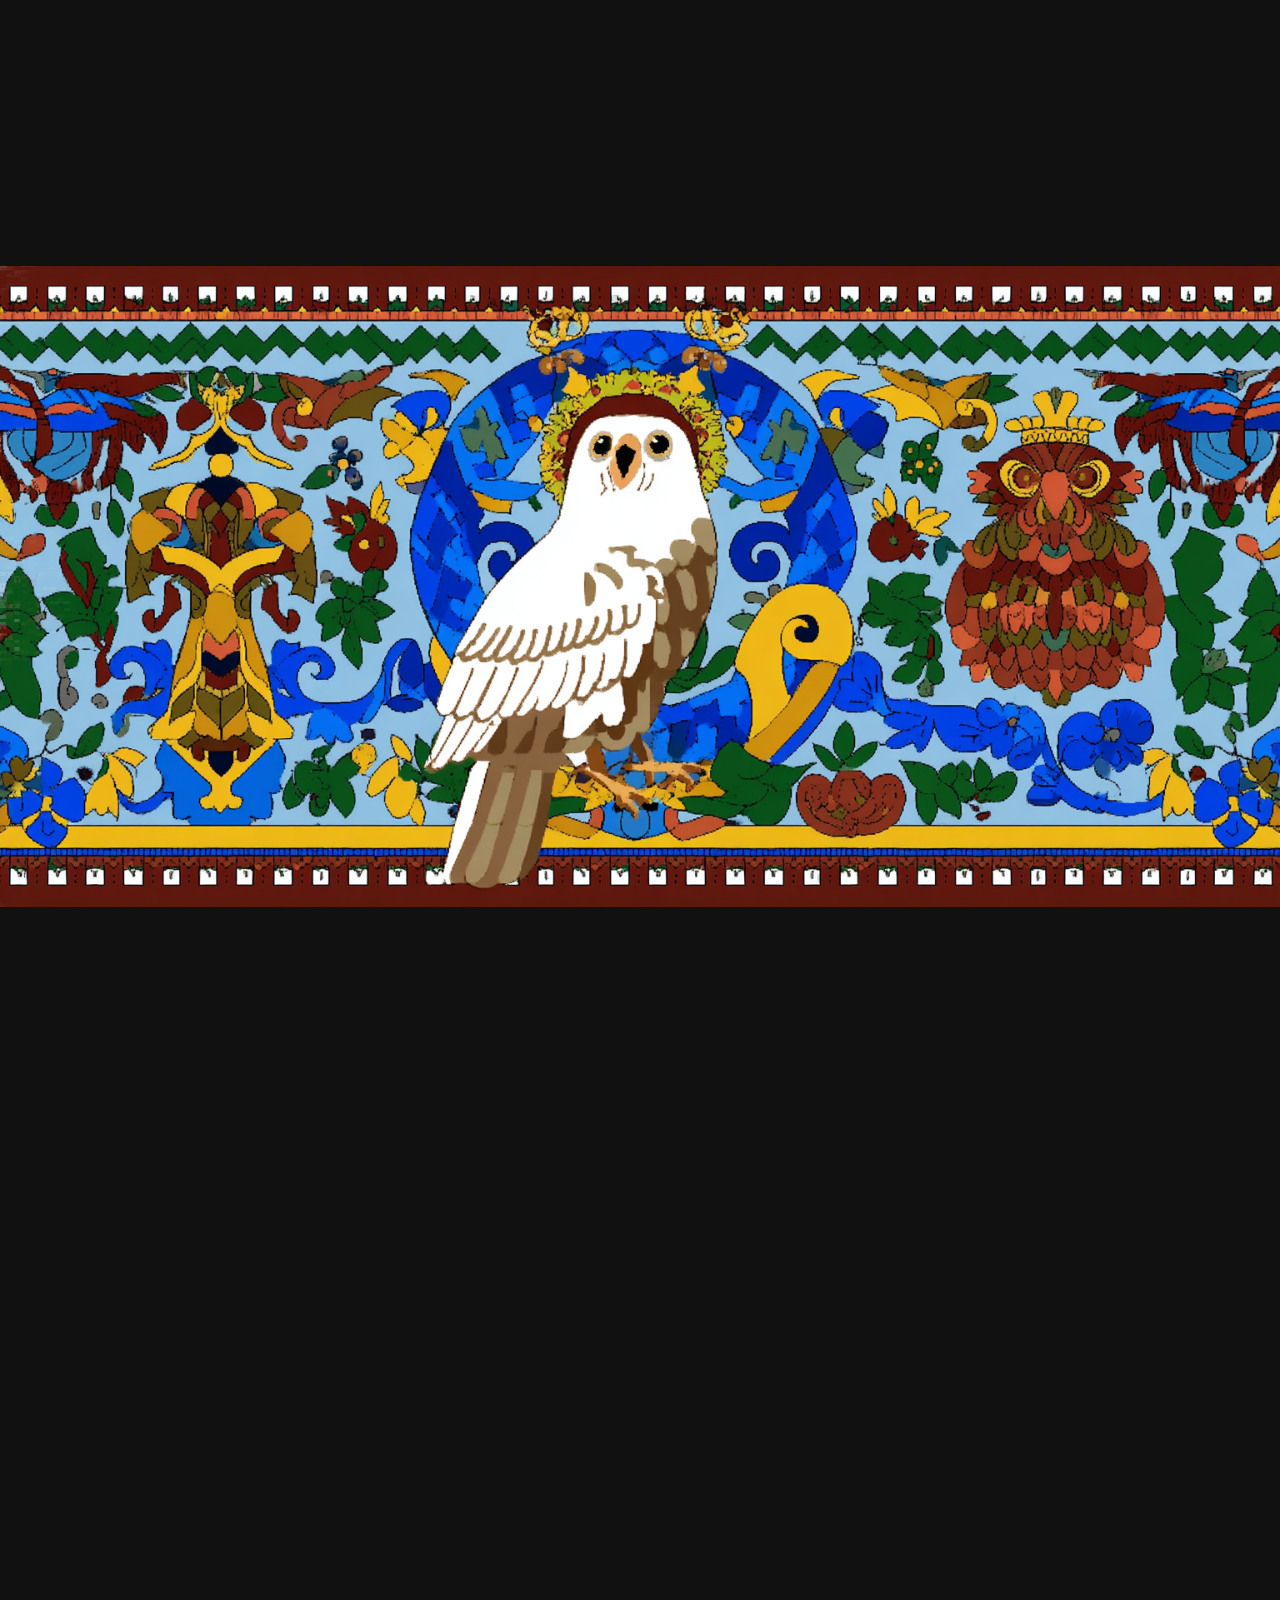
<file: owl-paper.html>
<!DOCTYPE html>
<html lang="en">

<head>
<meta charset="UTF-8">
<meta name="viewport" content="width=device-width, initial-scale=1.0">
<link rel="icon" href="/favicon.ico" sizes="any">
<link rel="icon" type="image/png" sizes="48x48" href="/favicon-48x48.png">
<link rel="icon" type="image/png" sizes="32x32" href="/favicon-32x32.png">
<link rel="icon" type="image/png" sizes="16x16" href="/favicon-16x16.png">
<link rel="apple-touch-icon" sizes="180x180" href="/apple-touch-icon.png">
<link rel="manifest" href="/site.webmanifest">
<meta name="theme-color" content="#000000">

<title>Owl Paper — Andi Fiorilli</title>
<meta name="description" content="Owl Paper, a surreal visual series by Andi Fiorilli exploring ornamental imagery, wallpaper and transformation.">
<link rel="canonical" href="https://andifiorilli.github.io/owl-paper.html">
<meta property="og:type" content="website">
<meta property="og:site_name" content="Design Tomato Soup">
<meta property="og:title" content="Owl Paper — Andi Fiorilli">
<meta property="og:description" content="A surreal visual series exploring ornamental imagery, wallpaper and transformation.">
<meta property="og:url" content="https://andifiorilli.github.io/owl-paper.html">
<meta property="og:image" content="https://andifiorilli.github.io/images/owl-paper/cover.jpg">
<meta property="og:image:alt" content="Owl Paper">
<meta name="twitter:card" content="summary_large_image">
<meta name="twitter:title" content="Owl Paper — Andi Fiorilli">
<meta name="twitter:description" content="A surreal visual series exploring ornamental imagery, wallpaper and transformation.">
<meta name="twitter:image" content="https://andifiorilli.github.io/images/owl-paper/cover.jpg">
<meta name="twitter:image:alt" content="Owl Paper">

<link rel="stylesheet" href="style.css">
</head>

<body id="top" class="project-owl-paper">

<header class="header">

    <div class="name">
        Alter-ego design by
        <a href="https://www.instagram.com/andifiorilli/" target="_blank" rel="noopener noreferrer">
            Andi Fiorilli
        </a>
    </div>

    <div class="logo">
        <a href="index.html">
            <img src="logo-DTS.svg" alt="Design Tomato Soup">
        </a>
    </div>

    <nav class="links" aria-label="Social media">
        <a href="https://instagram.com/designtomatosoup" target="_blank" rel="noopener noreferrer" aria-label="Instagram">IG</a>
        <a href="https://www.linkedin.com/in/andresfiorilli/" target="_blank" rel="noopener noreferrer" aria-label="LinkedIn">LI</a>
    </nav>

</header>

<section class="project-hero">
    <img src="images/owl-paper/cover.jpg" alt="Owl Paper">
</section>

<main>

    <section class="project-detail">

        <div class="project-intro">

            <div class="project-copy">

                <h1>Owl Paper</h1>

                <p>
                    Owl Paper is a surreal visual series conceived as a collection of contemporary ornamental landscapes.
                </p>

                <p>
                    Animals, vegetation, geometric structures and decorative patterns combine to create imaginary scenes that sit somewhere between wallpaper, printed tapestry and fictional natural history.
                </p>

                <p>
                    Organized as four evolving sequences, the project explores how one composition can transform into another while preserving a shared visual language.
                </p>

                <div class="project-tags">
                    <span>Personal Project</span>
                    <span>AI Imagery</span>
                    <span>Art Direction</span>
                    <span>Pattern Design</span>
                    <span>Surrealism</span>
                </div>

                <p class="project-year">
                    —
                </p>

            </div>

            <nav class="project-nav" aria-label="Project navigation"></nav>

        </div>

    </section>

    <div class="owl-story">

        <section class="owl-sequence" data-sequence="1">

            <div class="owl-stage">

                <canvas
                    class="owl-canvas"
                    data-images="
                        images/owl-paper/bloque1/1.png,
                        images/owl-paper/bloque1/2.png,
                        images/owl-paper/bloque1/3.png,
                        images/owl-paper/bloque1/4.png,
                        images/owl-paper/bloque1/5.png,
                        images/owl-paper/bloque1/6.png,
                        images/owl-paper/bloque1/7.png,
                        images/owl-paper/bloque1/8.png,
                        images/owl-paper/bloque1/9.png,
                        images/owl-paper/bloque1/10.png
                    "
                    role="img"
                    aria-label="Owl Paper transformation sequence 1"
                ></canvas>

                <img
                    class="owl-frame owl-fallback is-active"
                    src="images/owl-paper/bloque1/1.png"
                    alt="Owl Paper sequence 1"
                >

            </div>

            <div
                class="owl-mobile-carousel"
                aria-label="Owl Paper sequence 1"
            >
                <img src="images/owl-paper/bloque1/1.png" alt="Owl Paper sequence 1, image 1">
                <img src="images/owl-paper/bloque1/2.png" alt="Owl Paper sequence 1, image 2">
                <img src="images/owl-paper/bloque1/3.png" alt="Owl Paper sequence 1, image 3">
                <img src="images/owl-paper/bloque1/4.png" alt="Owl Paper sequence 1, image 4">
                <img src="images/owl-paper/bloque1/5.png" alt="Owl Paper sequence 1, image 5">
                <img src="images/owl-paper/bloque1/6.png" alt="Owl Paper sequence 1, image 6">
                <img src="images/owl-paper/bloque1/7.png" alt="Owl Paper sequence 1, image 7">
                <img src="images/owl-paper/bloque1/8.png" alt="Owl Paper sequence 1, image 8">
                <img src="images/owl-paper/bloque1/9.png" alt="Owl Paper sequence 1, image 9">
                <img src="images/owl-paper/bloque1/10.png" alt="Owl Paper sequence 1, image 10">
            </div>

        </section>

        <section class="owl-sequence" data-sequence="2">

            <div class="owl-stage">

                <canvas
                    class="owl-canvas"
                    data-images="
                        images/owl-paper/bloque2/11.png,
                        images/owl-paper/bloque2/12.png,
                        images/owl-paper/bloque2/13.png,
                        images/owl-paper/bloque2/14.png,
                        images/owl-paper/bloque2/15.png
                    "
                    role="img"
                    aria-label="Owl Paper transformation sequence 2"
                ></canvas>

                <img
                    class="owl-frame owl-fallback is-active"
                    src="images/owl-paper/bloque2/11.png"
                    alt="Owl Paper sequence 2"
                >

            </div>

            <div
                class="owl-mobile-carousel"
                aria-label="Owl Paper sequence 2"
            >
                <img src="images/owl-paper/bloque2/11.png" alt="Owl Paper sequence 2, image 11">
                <img src="images/owl-paper/bloque2/12.png" alt="Owl Paper sequence 2, image 12">
                <img src="images/owl-paper/bloque2/13.png" alt="Owl Paper sequence 2, image 13">
                <img src="images/owl-paper/bloque2/14.png" alt="Owl Paper sequence 2, image 14">
                <img src="images/owl-paper/bloque2/15.png" alt="Owl Paper sequence 2, image 15">
            </div>            

        </section>

        <section class="owl-sequence" data-sequence="3">

            <div class="owl-stage">

                <canvas
                    class="owl-canvas"
                    data-images="
                        images/owl-paper/bloque3/16.png,
                        images/owl-paper/bloque3/17.png,
                        images/owl-paper/bloque3/18.png,
                        images/owl-paper/bloque3/19.png,
                        images/owl-paper/bloque3/20.png
                    "
                    role="img"
                    aria-label="Owl Paper transformation sequence 3"
                ></canvas>

                <img
                    class="owl-frame owl-fallback is-active"
                    src="images/owl-paper/bloque3/16.png"
                    alt="Owl Paper sequence 3"
                >

            </div>
            
            <div
                class="owl-mobile-carousel"
                aria-label="Owl Paper sequence 3"
            >
                <img src="images/owl-paper/bloque3/16.png" alt="Owl Paper sequence 3, image 16">
                <img src="images/owl-paper/bloque3/17.png" alt="Owl Paper sequence 3, image 17">
                <img src="images/owl-paper/bloque3/18.png" alt="Owl Paper sequence 3, image 18">
                <img src="images/owl-paper/bloque3/19.png" alt="Owl Paper sequence 3, image 19">
                <img src="images/owl-paper/bloque3/20.png" alt="Owl Paper sequence 3, image 20">
            </div>

        </section>

        <section class="owl-sequence" data-sequence="4">

            <div class="owl-stage">

                <canvas
                    class="owl-canvas"
                    data-images="
                        images/owl-paper/bloque4/21.png,
                        images/owl-paper/bloque4/22.png,
                        images/owl-paper/bloque4/23.png,
                        images/owl-paper/bloque4/24.png,
                        images/owl-paper/bloque4/25.png,
                        images/owl-paper/bloque4/26.png,
                        images/owl-paper/bloque4/27.png,
                        images/owl-paper/bloque4/28.png,
                        images/owl-paper/bloque4/29.png,
                        images/owl-paper/bloque4/30.png,
                        images/owl-paper/bloque4/31.png,
                        images/owl-paper/bloque4/32.png,
                        images/owl-paper/bloque4/33.png
                    "
                    role="img"
                    aria-label="Owl Paper transformation sequence 4"
                ></canvas>

                <img
                    class="owl-frame owl-fallback is-active"
                    src="images/owl-paper/bloque4/21.png"
                    alt="Owl Paper sequence 4"
                >

            </div>

            <div
                class="owl-mobile-carousel"
                aria-label="Owl Paper sequence 4"
            >
                <img src="images/owl-paper/bloque4/21.png" alt="Owl Paper sequence 4, image 21">
                <img src="images/owl-paper/bloque4/22.png" alt="Owl Paper sequence 4, image 22">
                <img src="images/owl-paper/bloque4/23.png" alt="Owl Paper sequence 4, image 23">
                <img src="images/owl-paper/bloque4/24.png" alt="Owl Paper sequence 4, image 24">
                <img src="images/owl-paper/bloque4/25.png" alt="Owl Paper sequence 4, image 25">
                <img src="images/owl-paper/bloque4/26.png" alt="Owl Paper sequence 4, image 26">
                <img src="images/owl-paper/bloque4/27.png" alt="Owl Paper sequence 4, image 27">
                <img src="images/owl-paper/bloque4/28.png" alt="Owl Paper sequence 4, image 28">
                <img src="images/owl-paper/bloque4/29.png" alt="Owl Paper sequence 4, image 29">
                <img src="images/owl-paper/bloque4/30.png" alt="Owl Paper sequence 4, image 30">
                <img src="images/owl-paper/bloque4/31.png" alt="Owl Paper sequence 4, image 31">
                <img src="images/owl-paper/bloque4/32.png" alt="Owl Paper sequence 4, image 32">
                <img src="images/owl-paper/bloque4/33.png" alt="Owl Paper sequence 4, image 33">
            </div>

        </section>

    </div>

</main>

<footer class="footer">

    <a href="#top" class="to-top" aria-label="Back to top">↑</a>

    <p class="footer-credit">
        Alter-ego design by
        <a href="https://www.instagram.com/andifiorilli/" target="_blank" rel="noopener noreferrer">
            Andi Fiorilli
        </a>
    </p>

</footer>

<script src="owl-paper.js"></script>
<script src="script.js"></script>

</body>
</html>
</file>
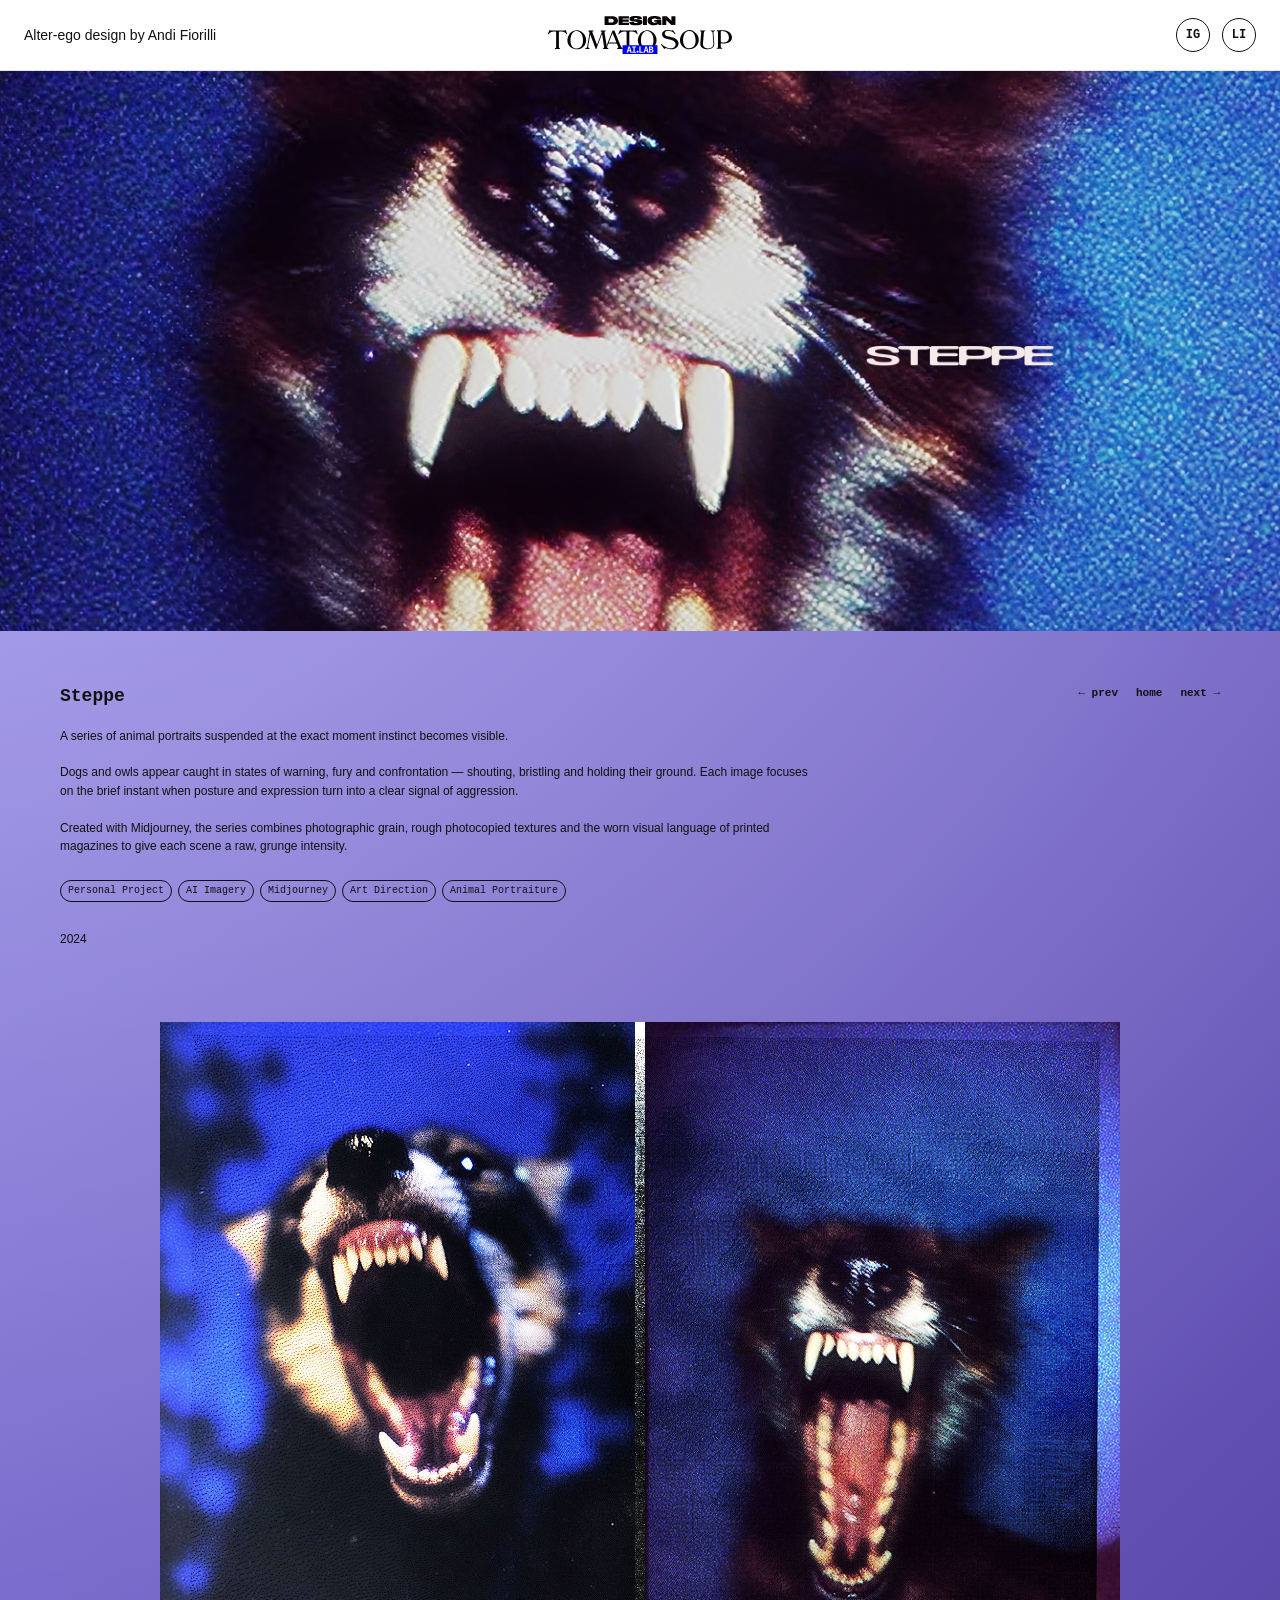
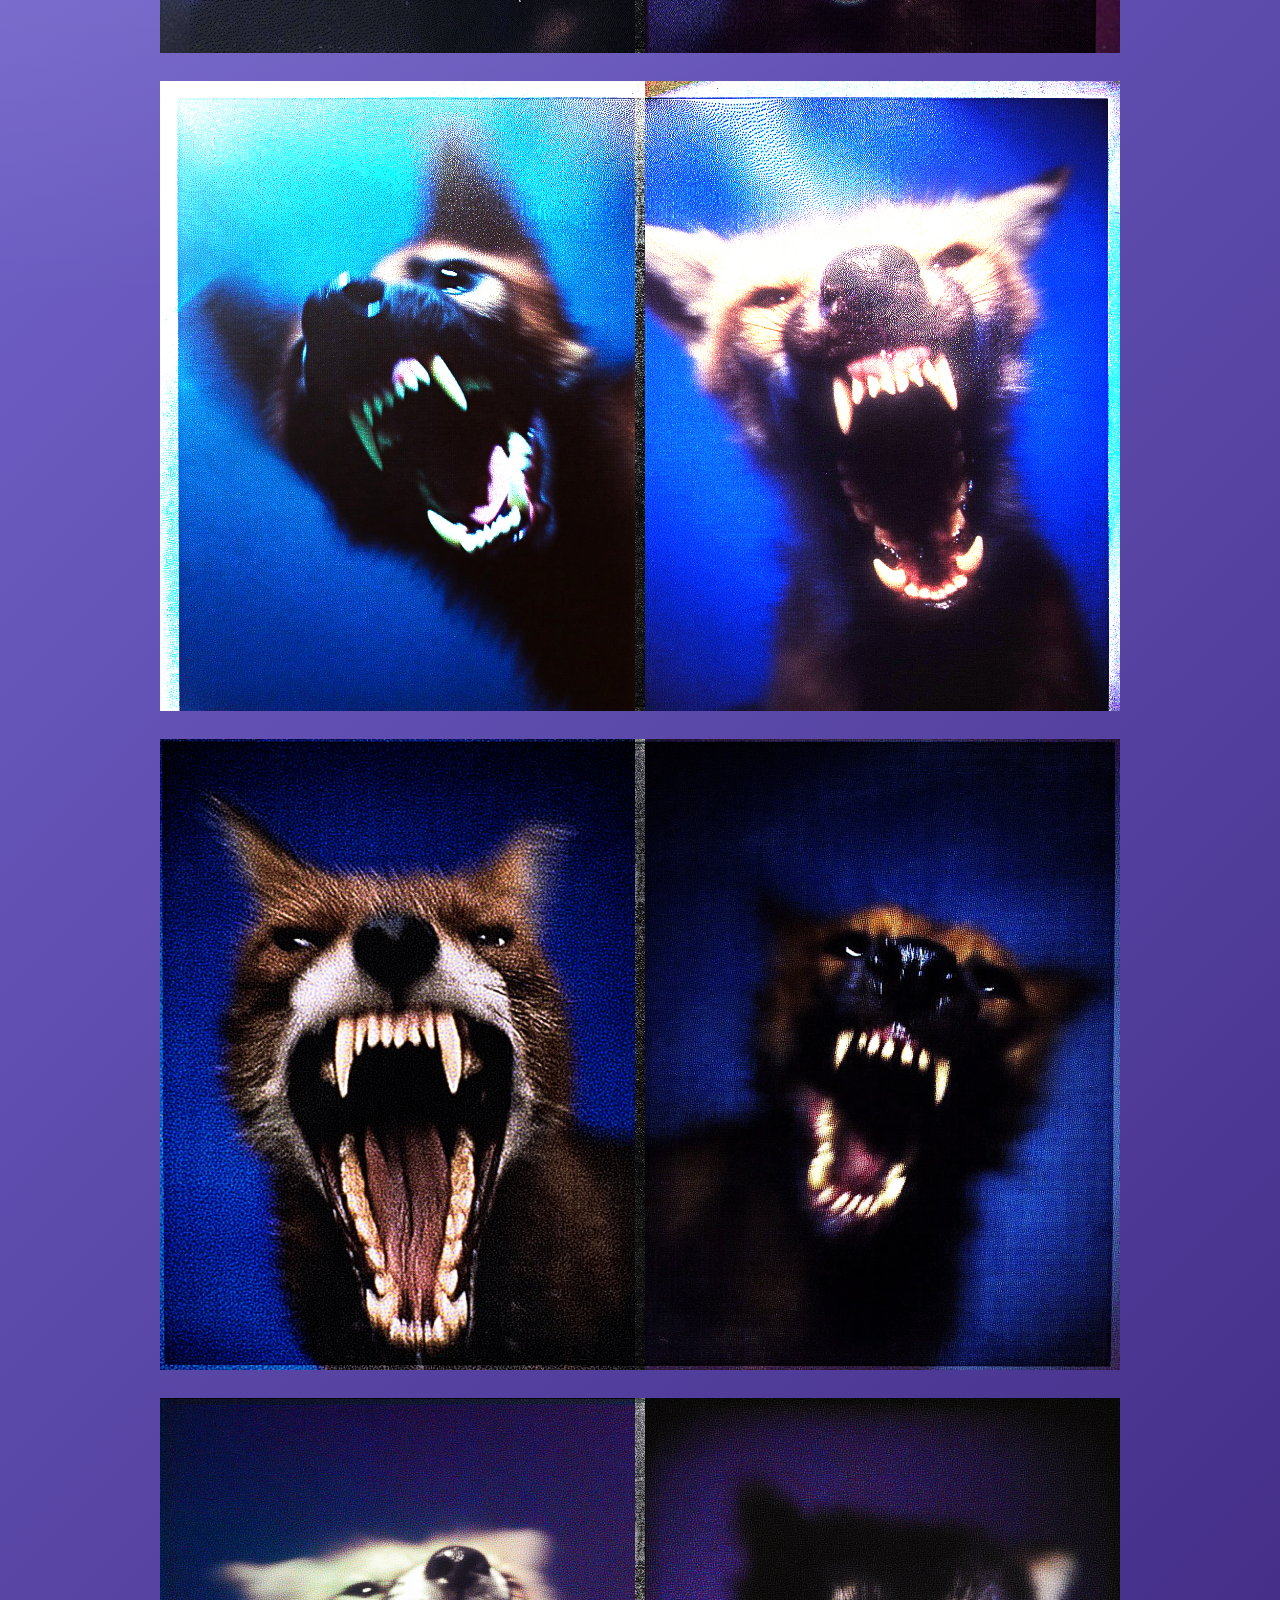
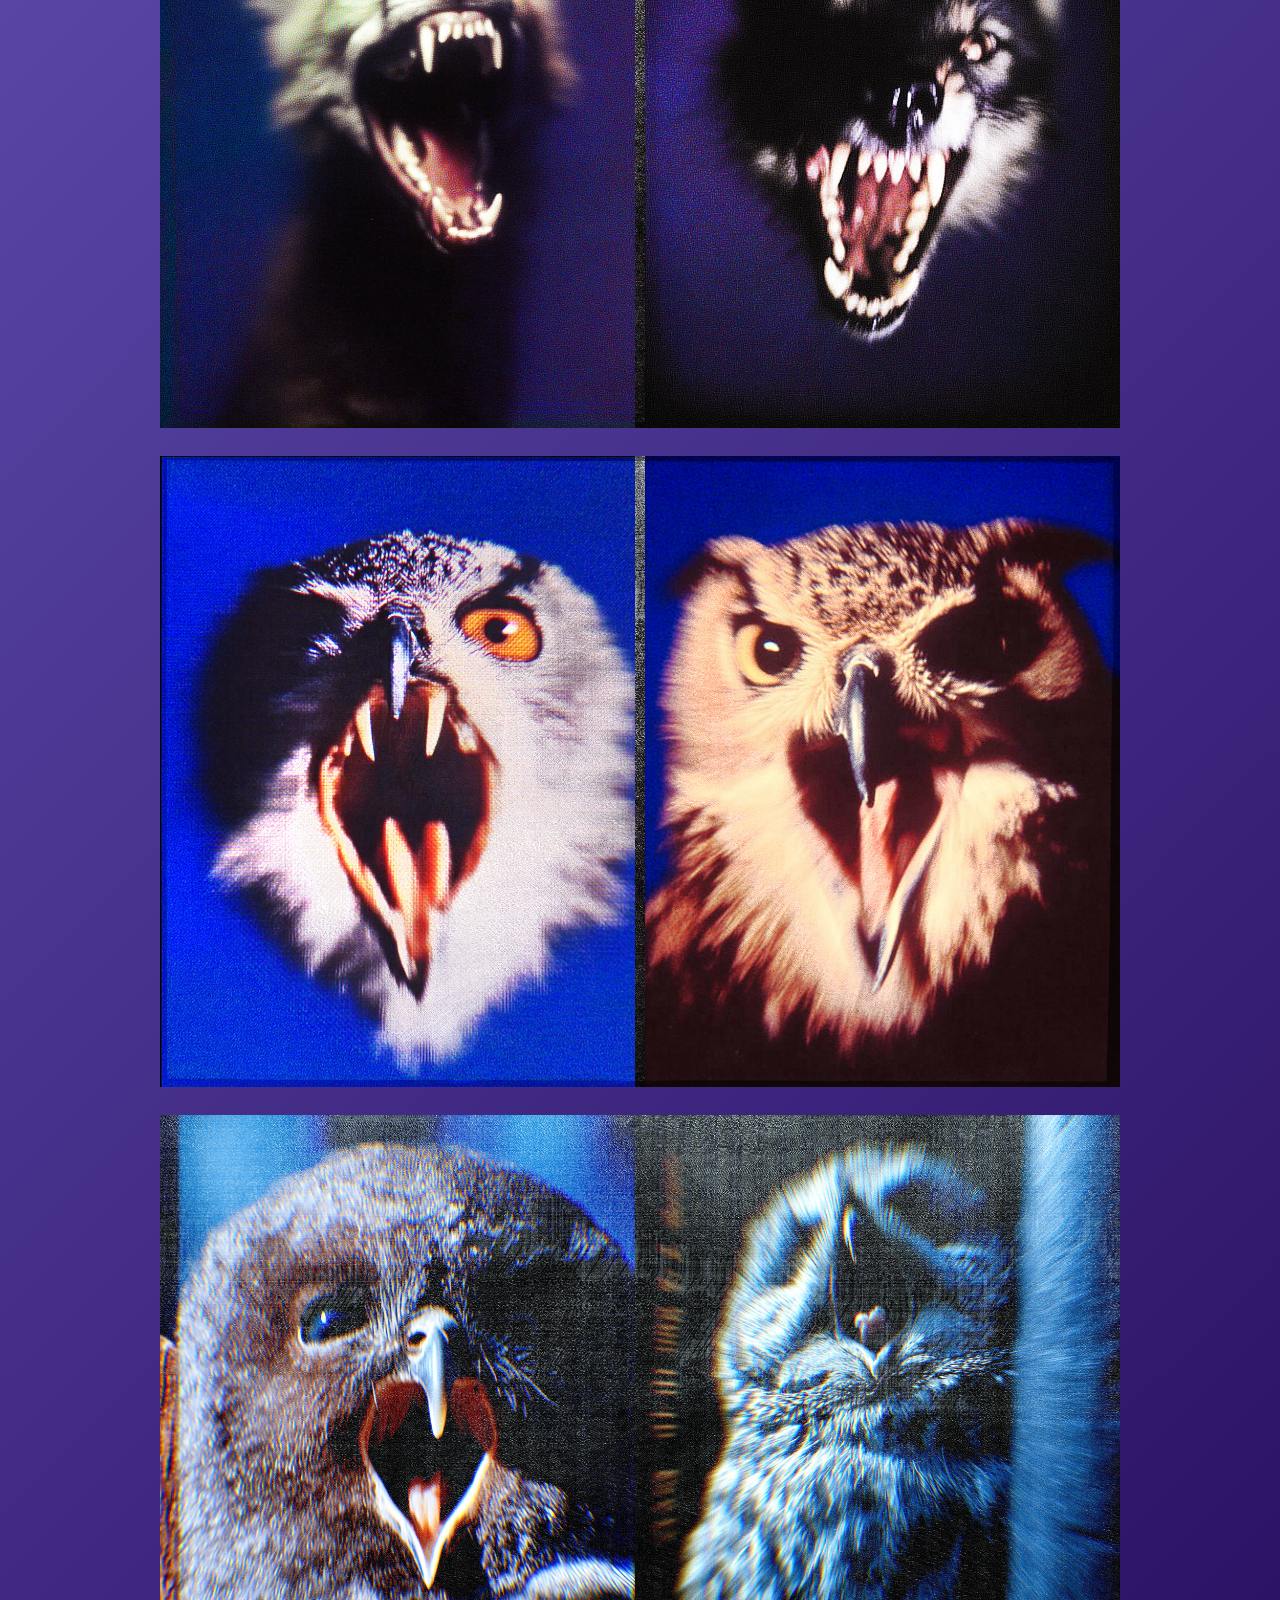
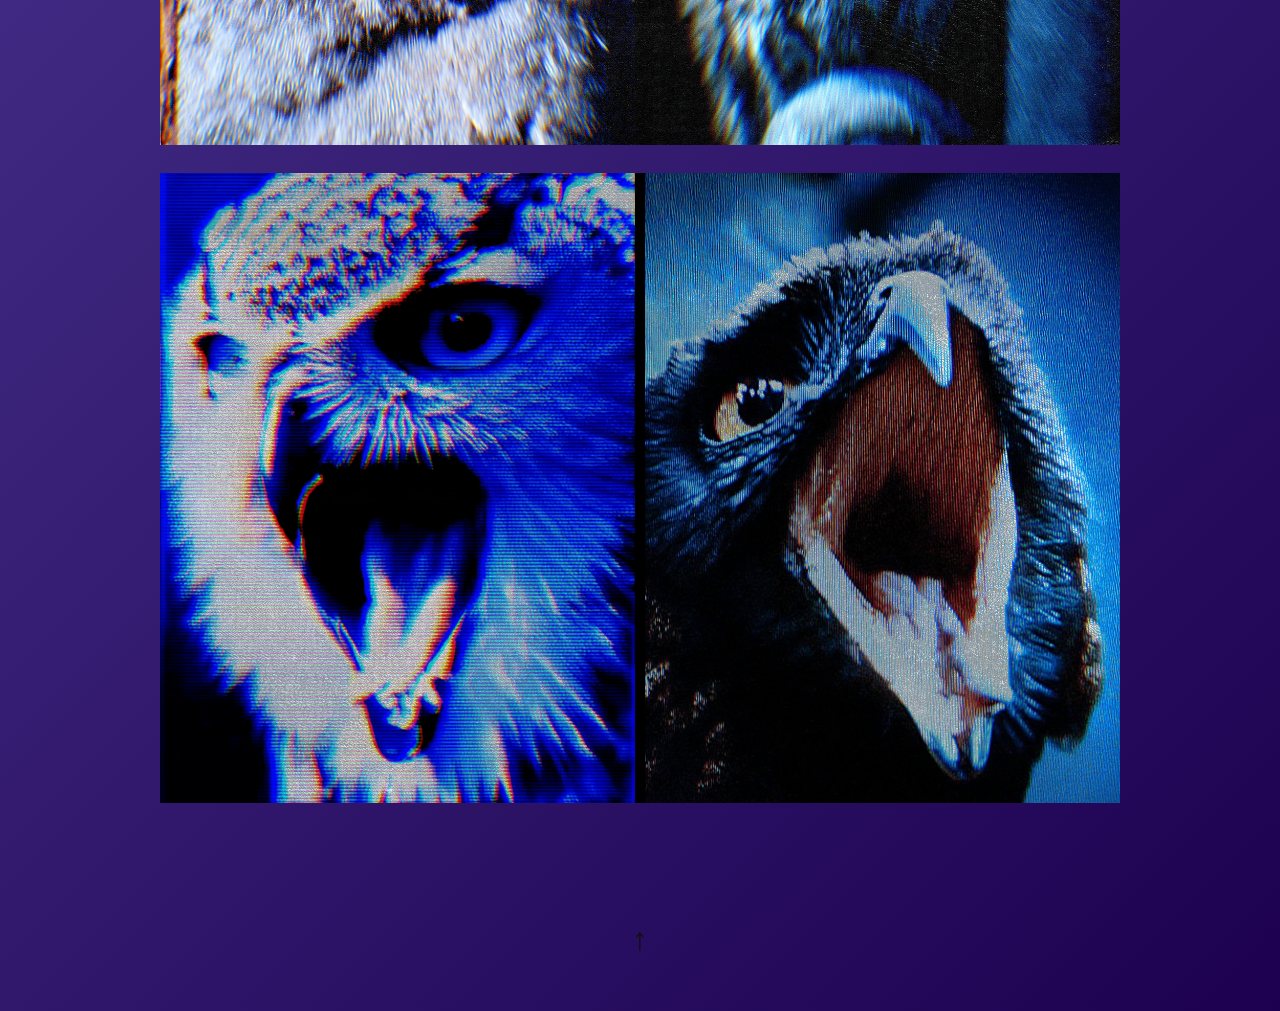
<file: steppe.html>
<!DOCTYPE html>
<html lang="en">

<head>
<meta charset="UTF-8">
<meta name="viewport" content="width=device-width, initial-scale=1.0">
<link rel="icon" href="/favicon.ico" sizes="any">
<link rel="icon" type="image/png" sizes="48x48" href="/favicon-48x48.png">
<link rel="icon" type="image/png" sizes="32x32" href="/favicon-32x32.png">
<link rel="icon" type="image/png" sizes="16x16" href="/favicon-16x16.png">
<link rel="apple-touch-icon" sizes="180x180" href="/apple-touch-icon.png">
<link rel="manifest" href="/site.webmanifest">
<meta name="theme-color" content="#000000">

<title>Steppe — Andi Fiorilli</title>
<meta name="description" content="Steppe, an AI image series exploring animal aggression, warning and instinct through a grainy grunge aesthetic.">
<link rel="canonical" href="https://andifiorilli.github.io/steppe.html">
<meta property="og:type" content="website">
<meta property="og:site_name" content="Design Tomato Soup">
<meta property="og:title" content="Steppe — Andi Fiorilli">
<meta property="og:description" content="An AI image series exploring animal aggression, warning and instinct through a grainy grunge aesthetic.">
<meta property="og:url" content="https://andifiorilli.github.io/steppe.html">
<meta property="og:image" content="https://andifiorilli.github.io/images/steppe/cover.jpg">
<meta property="og:image:alt" content="Steppe">
<meta name="twitter:card" content="summary_large_image">
<meta name="twitter:title" content="Steppe — Andi Fiorilli">
<meta name="twitter:description" content="An AI image series exploring animal aggression, warning and instinct through a grainy grunge aesthetic.">
<meta name="twitter:image" content="https://andifiorilli.github.io/images/steppe/cover.jpg">
<meta name="twitter:image:alt" content="Steppe">

<link rel="stylesheet" href="style.css">
</head>

<body id="top" class="project-steppe">

<header class="header">

    <div class="name">
        Alter-ego design by
        <a href="https://www.instagram.com/andifiorilli/" target="_blank" rel="noopener noreferrer">
            Andi Fiorilli
        </a>
    </div>

    <div class="logo">
        <a href="index.html">
            <img src="logo-DTS.svg" alt="Design Tomato Soup">
        </a>
    </div>

    <nav class="links" aria-label="Social media">
        <a href="https://instagram.com/designtomatosoup" target="_blank" rel="noopener noreferrer" aria-label="Instagram">IG</a>
        <a href="https://www.linkedin.com/in/andresfiorilli/" target="_blank" rel="noopener noreferrer" aria-label="LinkedIn">LI</a>
    </nav>

</header>

<section class="project-hero">
    <img src="images/steppe/cover.jpg" alt="Steppe">
</section>

<main class="project-detail">

    <section class="project-intro">

        <div class="project-copy">

            <h1>Steppe</h1>

            <p>
                A series of animal portraits suspended at the exact moment instinct becomes visible.
            </p>

            <p>
                Dogs and owls appear caught in states of warning, fury and confrontation — shouting, bristling and holding their ground. Each image focuses on the brief instant when posture and expression turn into a clear signal of aggression.
            </p>

            <p>
                Created with Midjourney, the series combines photographic grain, rough photocopied textures and the worn visual language of printed magazines to give each scene a raw, grunge intensity.
            </p>

            <div class="project-tags">
                <span>Personal Project</span>
                <span>AI Imagery</span>
                <span>Midjourney</span>
                <span>Art Direction</span>
                <span>Animal Portraiture</span>
            </div>

            <p class="project-year">
                2024
            </p>

        </div>

        <nav class="project-nav" aria-label="Project navigation"></nav>

    </section>

    <div class="project-gallery-editorial">

        <img src="images/steppe/01.jpg" alt="Steppe animal portrait 01">
        <img src="images/steppe/02.jpg" alt="Steppe animal portrait 02">
        <img src="images/steppe/03.jpg" alt="Steppe animal portrait 03">
        <img src="images/steppe/04.jpg" alt="Steppe animal portrait 04">
        <img src="images/steppe/05.jpg" alt="Steppe animal portrait 05">
        <img src="images/steppe/06.jpg" alt="Steppe animal portrait 06">
        <img src="images/steppe/07.jpg" alt="Steppe animal portrait 07">

    </div>

</main>

<footer class="footer">

    <a href="#top" class="to-top" aria-label="Back to top">↑</a>

    <p class="footer-credit">
        Alter-ego design by
        <a href="https://www.instagram.com/andifiorilli/" target="_blank" rel="noopener noreferrer">
            Andi Fiorilli
        </a>
    </p>

</footer>

<script src="script.js"></script>

</body>
</html>
</file>
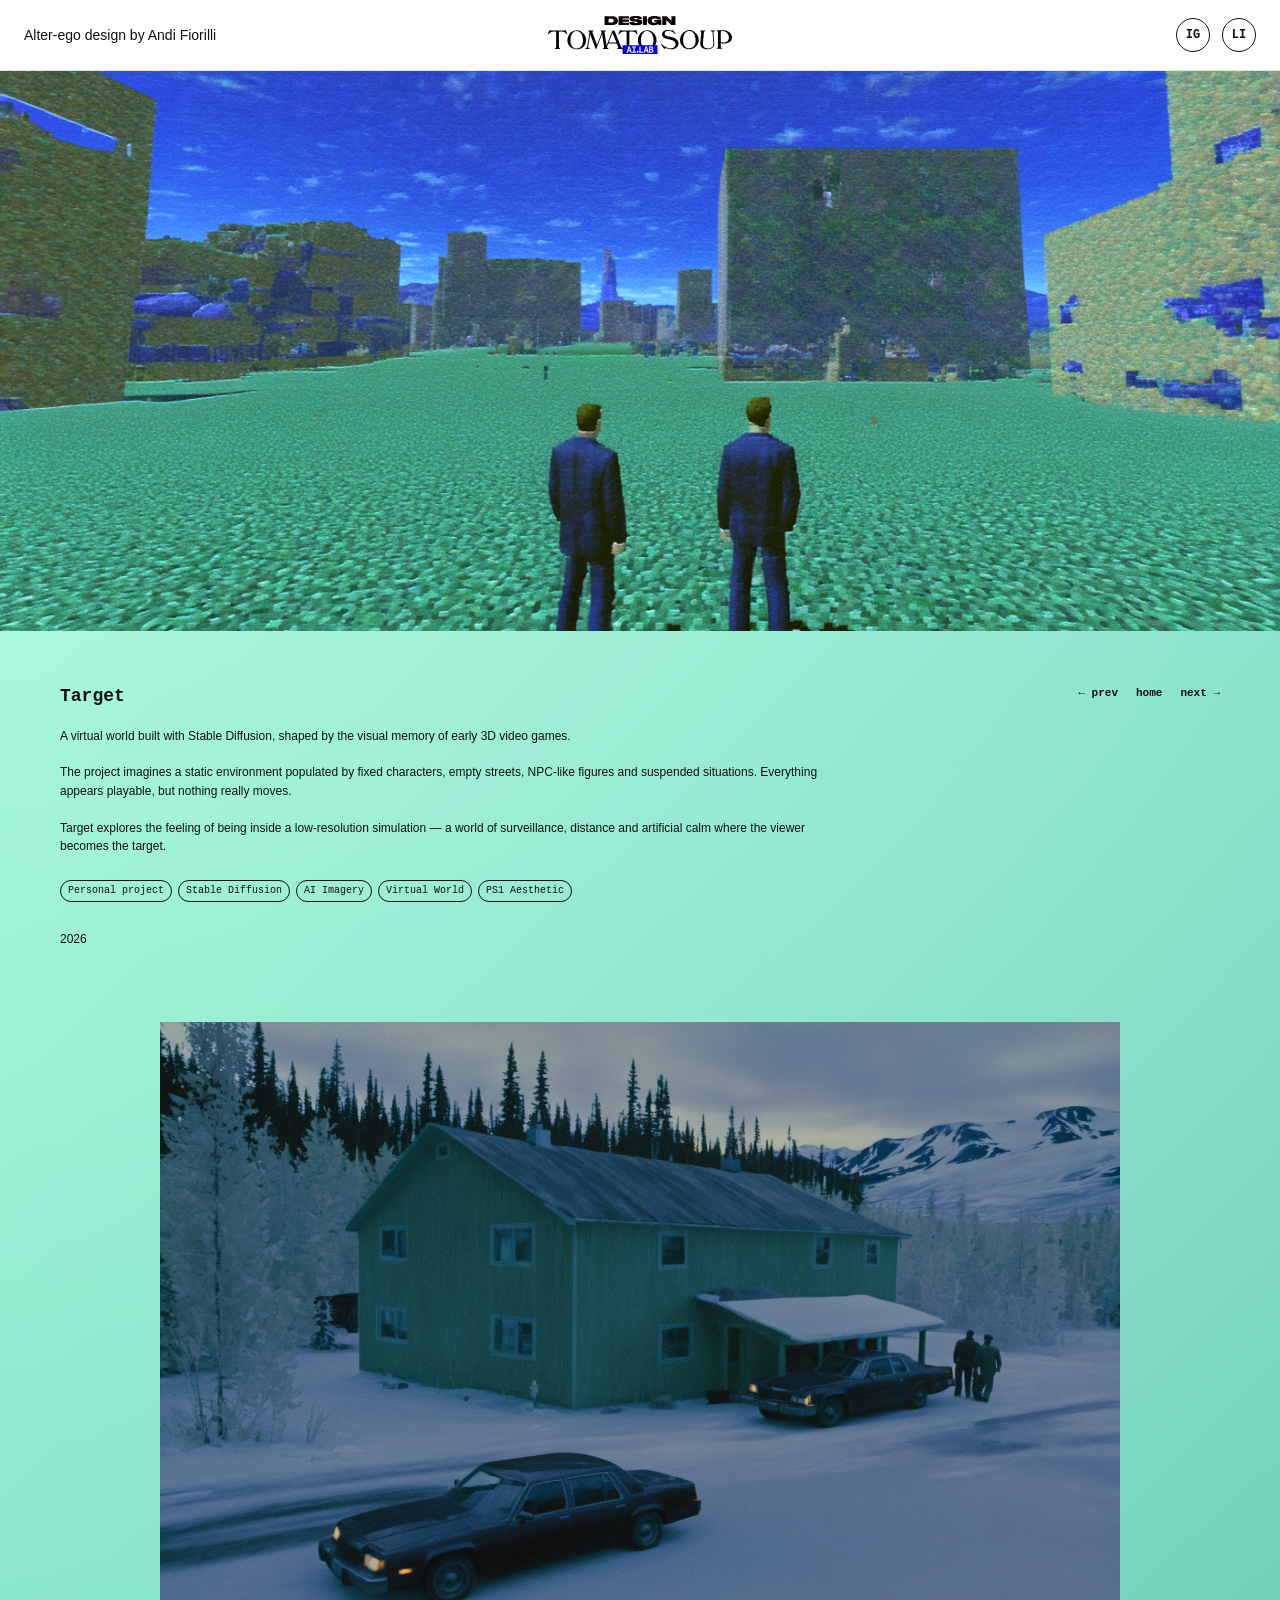
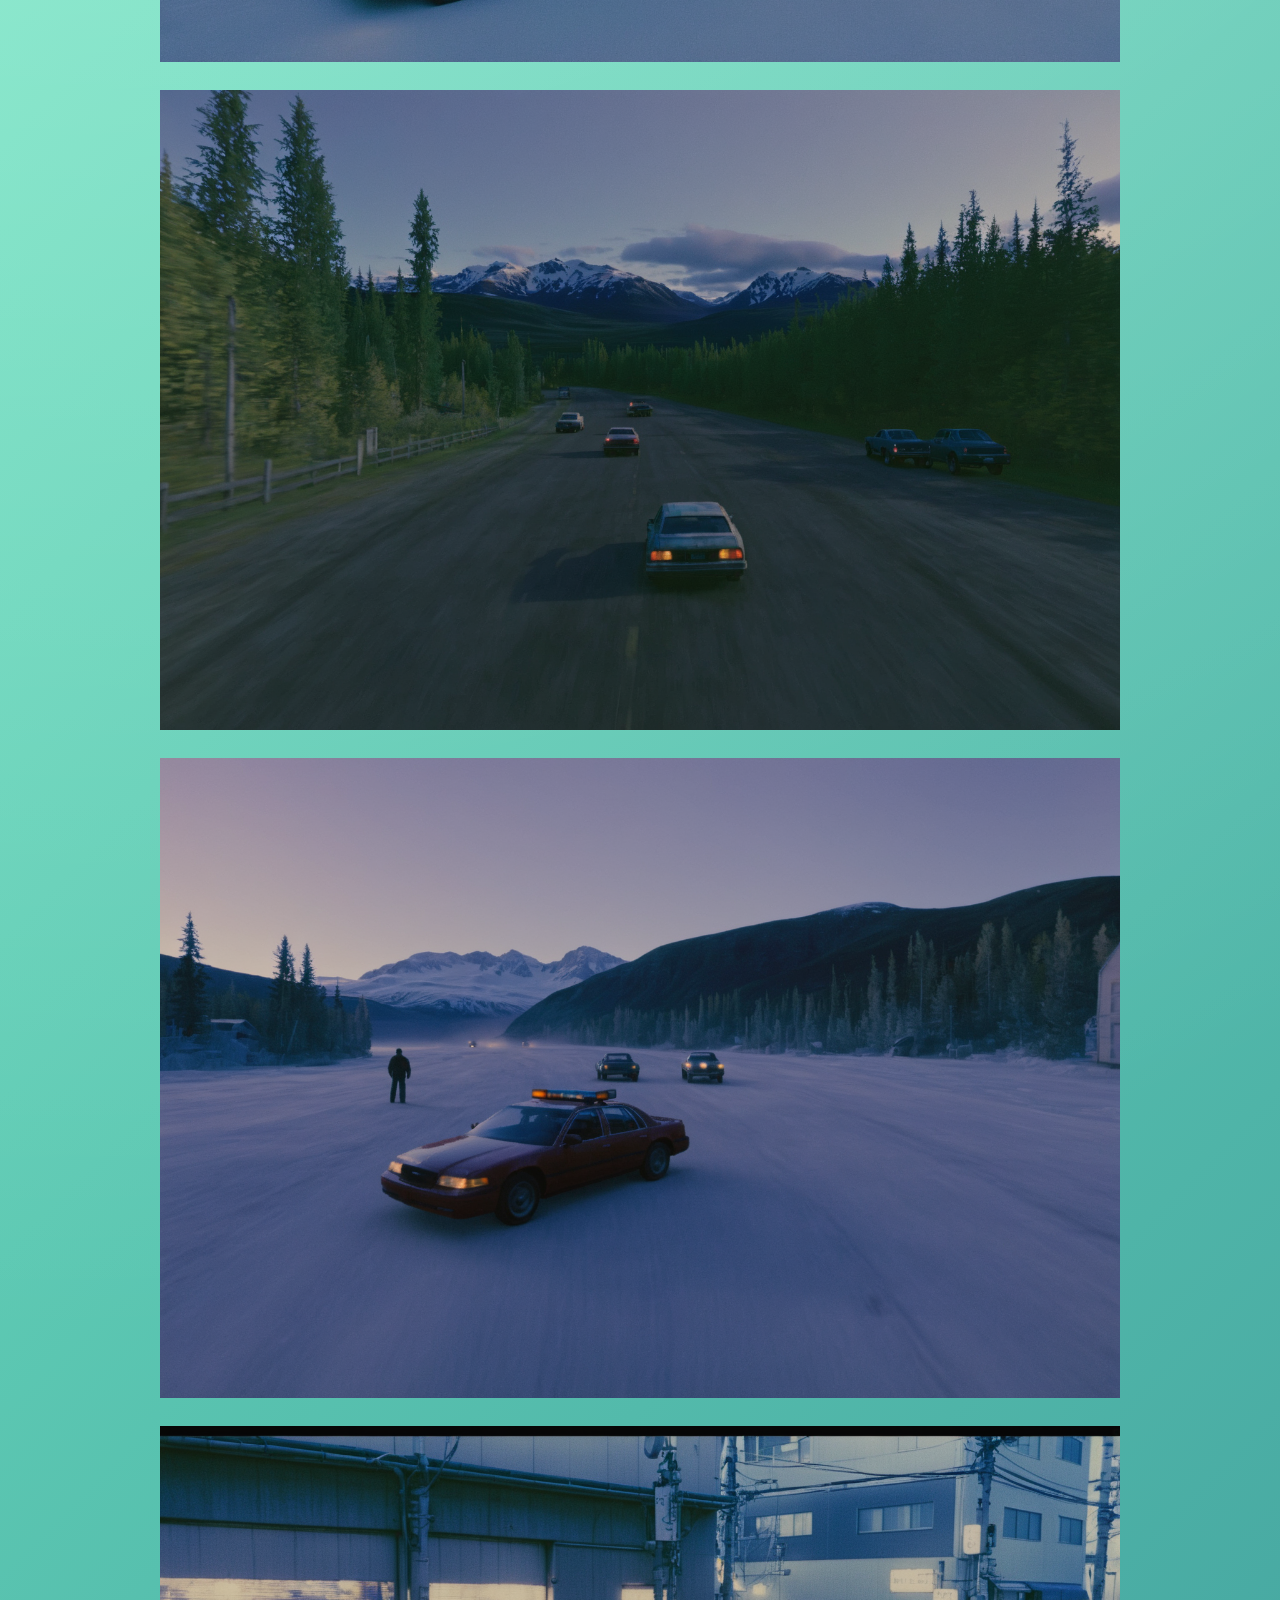
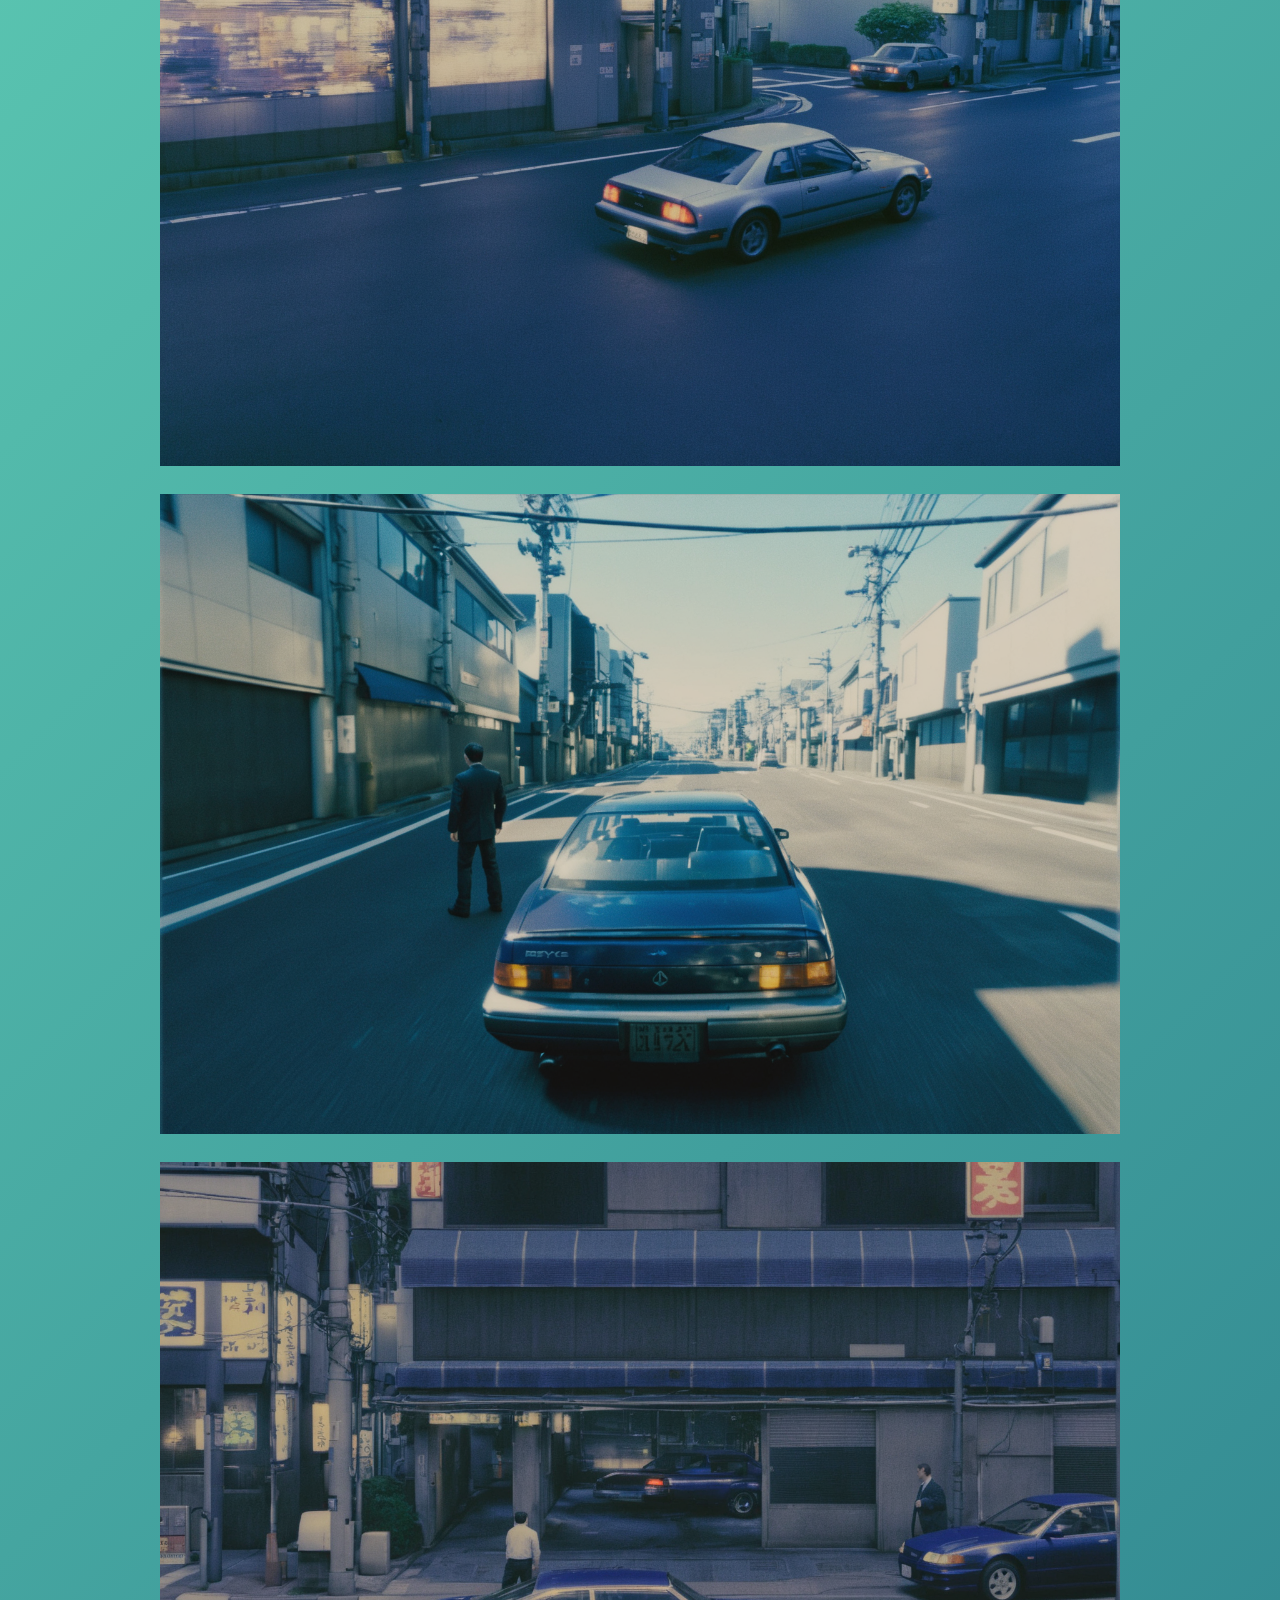
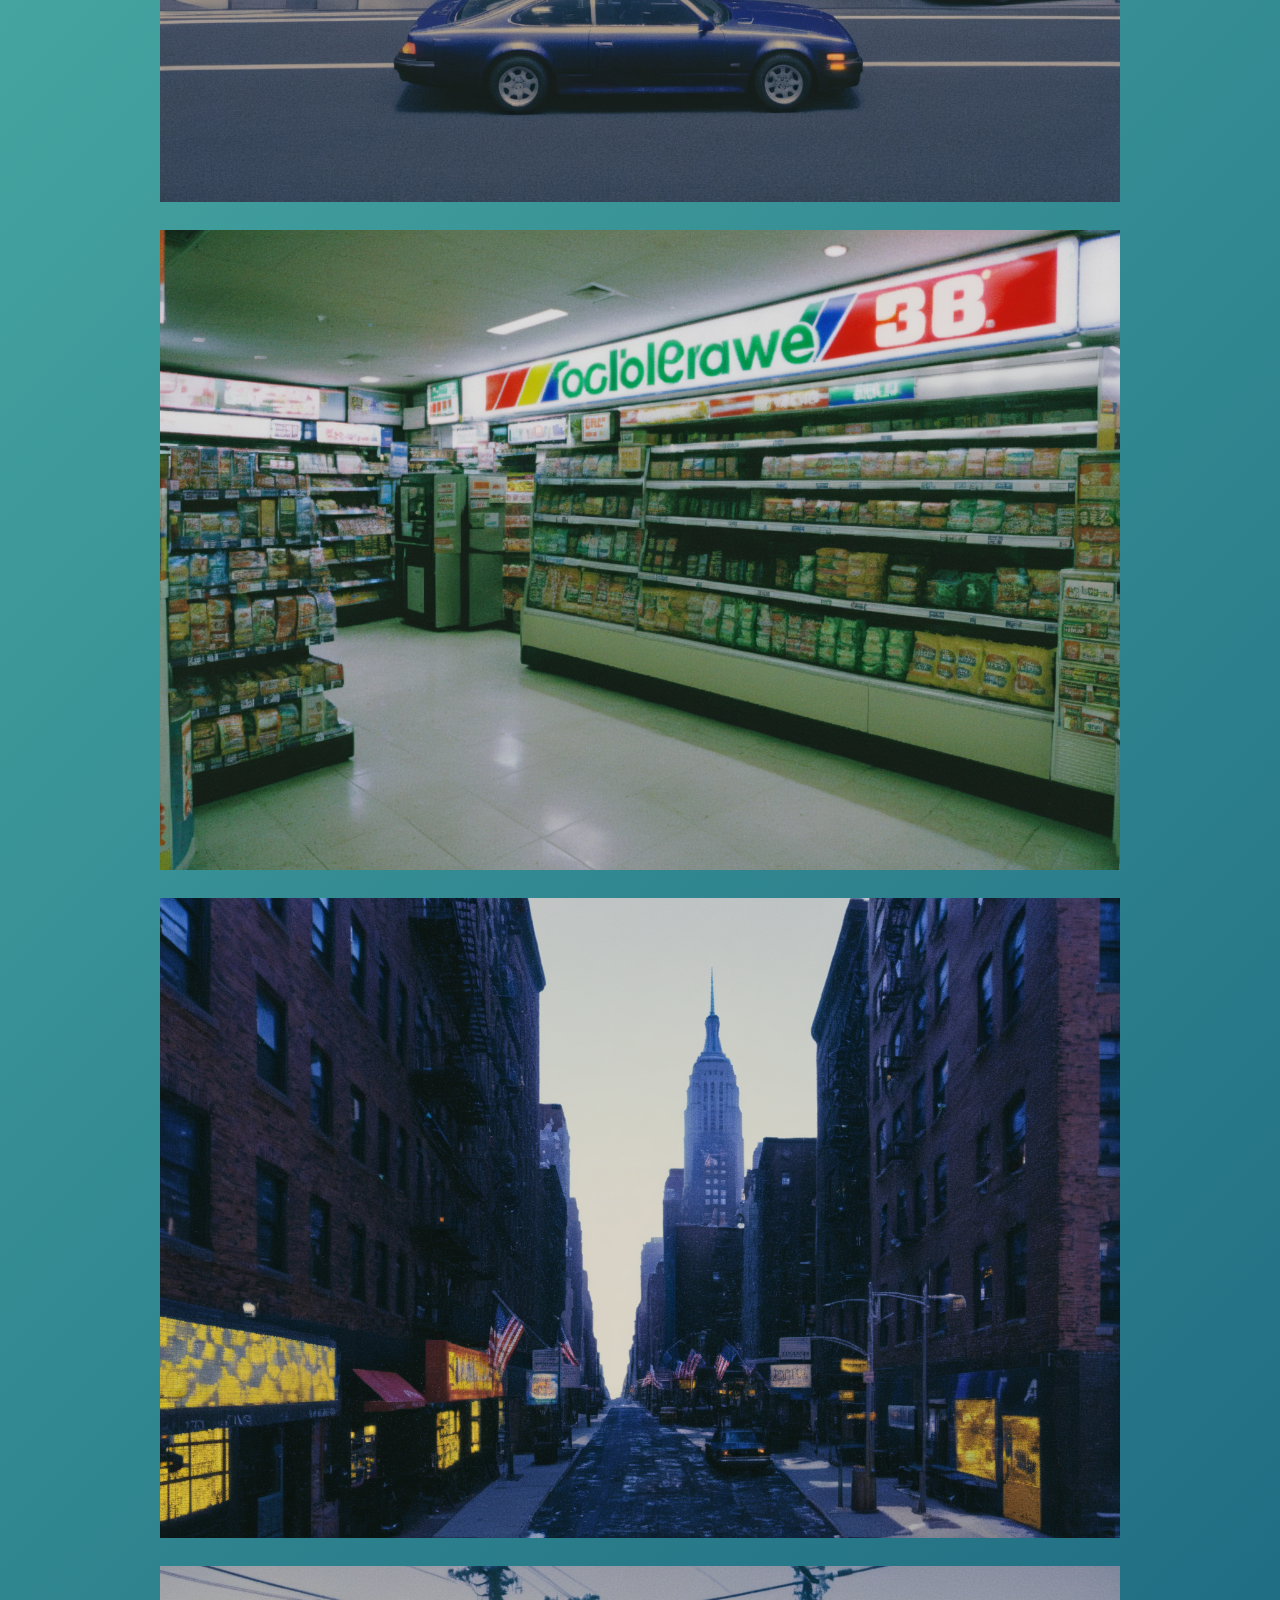
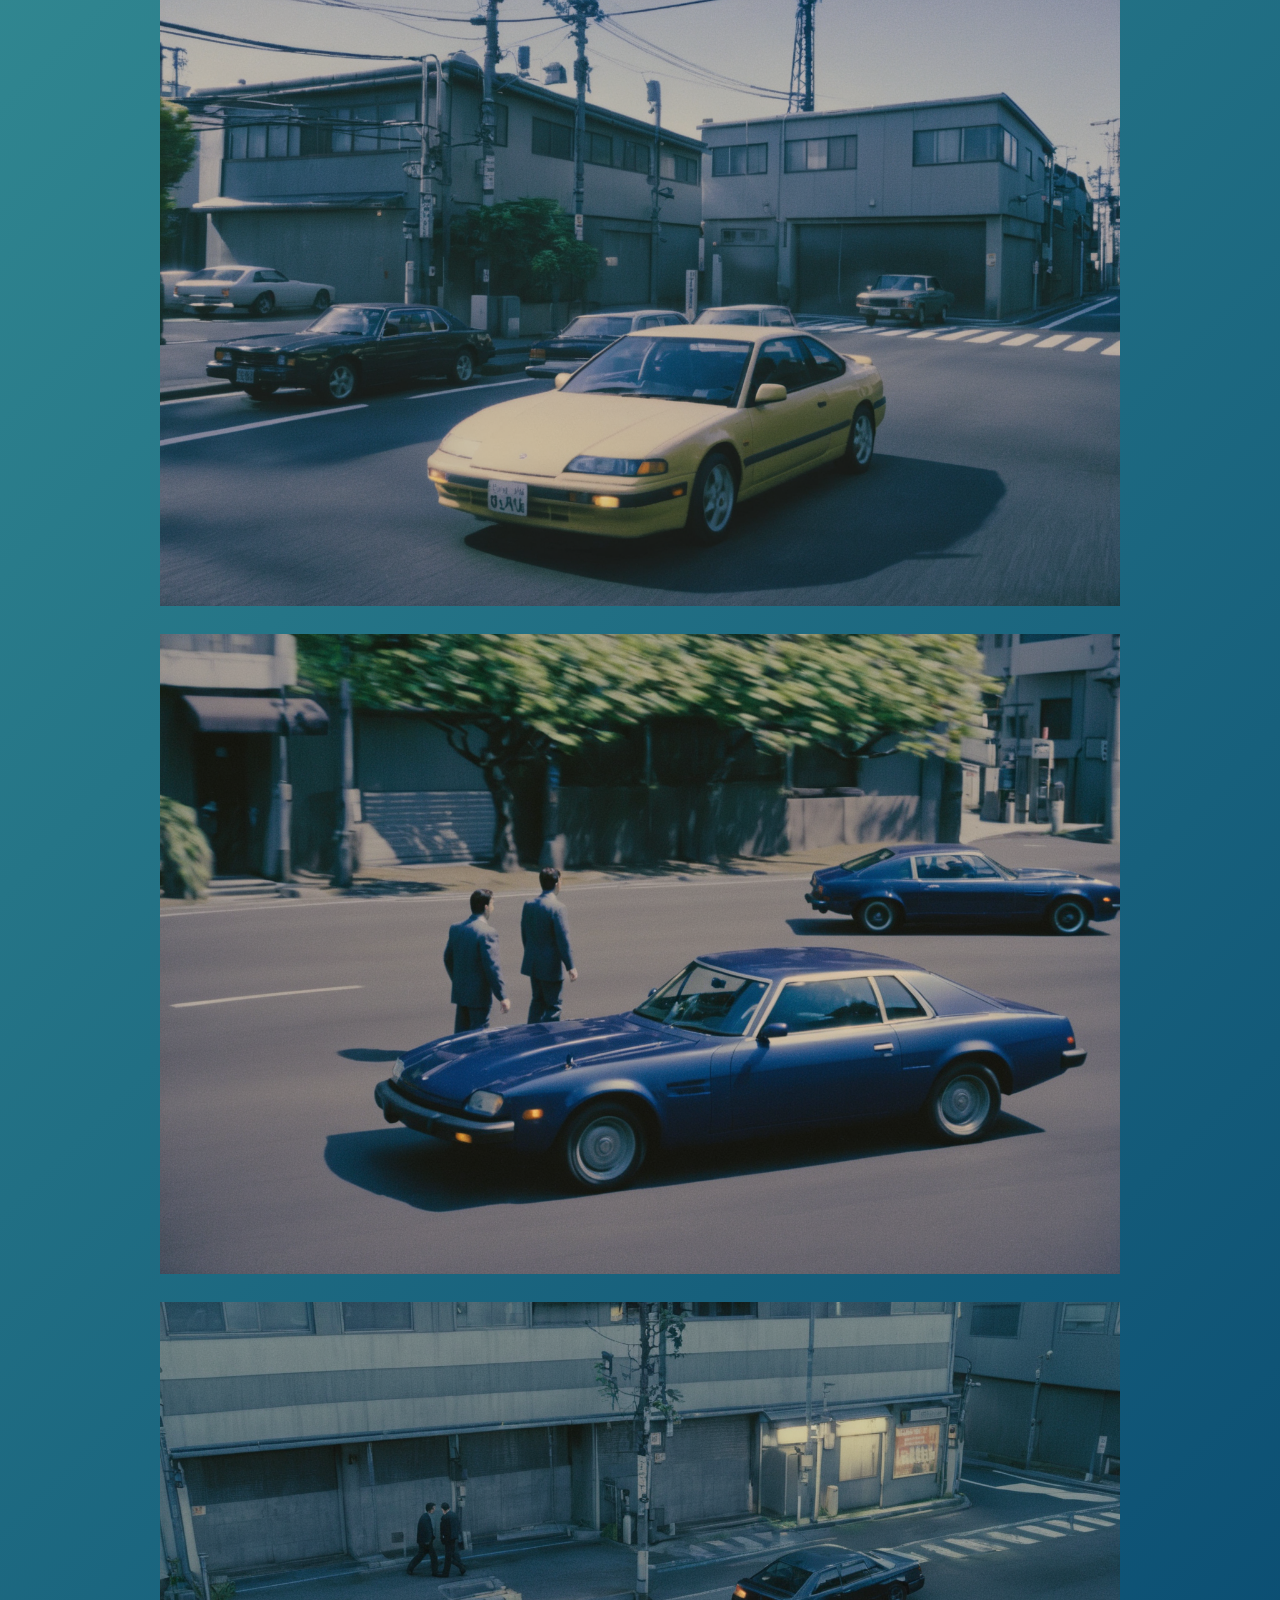
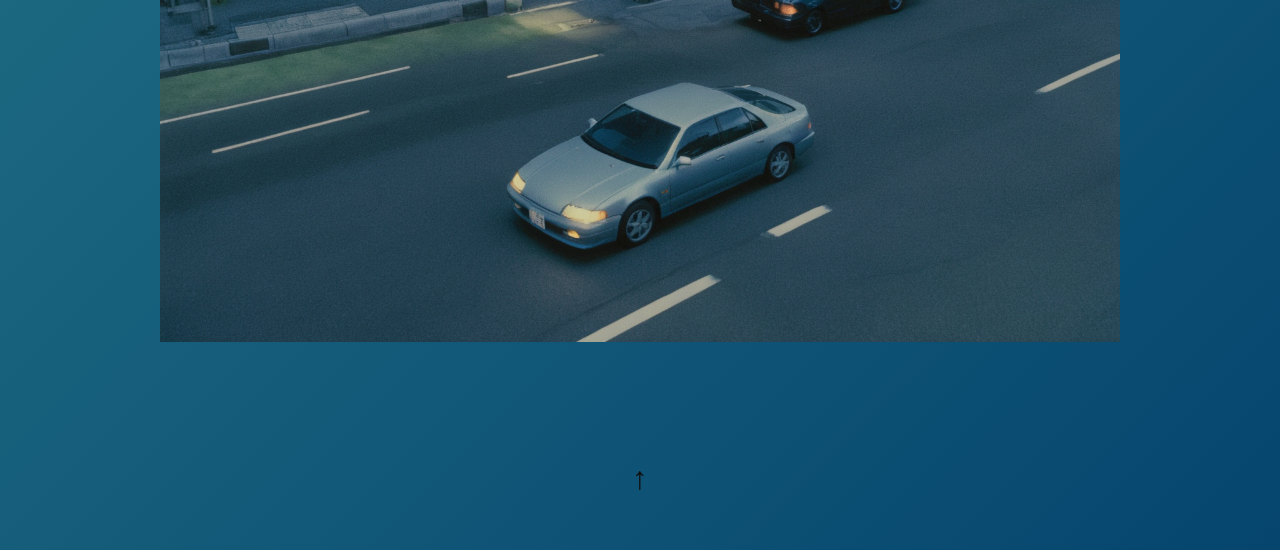
<file: target.html>
<!DOCTYPE html>
<html lang="en">

<head>
<meta charset="UTF-8">
<meta name="viewport" content="width=device-width, initial-scale=1.0">
<link rel="icon" href="/favicon.ico" sizes="any">
<link rel="icon" type="image/png" sizes="48x48" href="/favicon-48x48.png">
<link rel="icon" type="image/png" sizes="32x32" href="/favicon-32x32.png">
<link rel="icon" type="image/png" sizes="16x16" href="/favicon-16x16.png">
<link rel="apple-touch-icon" sizes="180x180" href="/apple-touch-icon.png">
<link rel="manifest" href="/site.webmanifest">
<meta name="theme-color" content="#000000">

<title>Target — Andi Fiorilli</title>
<meta name="description" content="Target, a visual project by Andi Fiorilli.">
<link rel="canonical" href="https://andifiorilli.github.io/target.html">
<meta property="og:type" content="website">
<meta property="og:site_name" content="Design Tomato Soup">
<meta property="og:title" content="Target — Andi Fiorilli">
<meta property="og:description" content="A visual project by Andi Fiorilli.">
<meta property="og:url" content="https://andifiorilli.github.io/target.html">
<meta property="og:image" content="https://andifiorilli.github.io/images/target/cover.png">
<meta property="og:image:alt" content="Target">
<meta name="twitter:card" content="summary_large_image">
<meta name="twitter:title" content="Target — Andi Fiorilli">
<meta name="twitter:description" content="A visual project by Andi Fiorilli.">
<meta name="twitter:image" content="https://andifiorilli.github.io/images/target/cover.png">
<meta name="twitter:image:alt" content="Target">

<link rel="stylesheet" href="style.css">
</head>

<body id="top" class="project-target">

<header class="header">

    <div class="name">
        Alter-ego design by
        <a href="https://www.instagram.com/andifiorilli/" target="_blank" rel="noopener noreferrer">
            Andi Fiorilli
        </a>
    </div>

    <div class="logo">
        <a href="index.html">
            <img src="logo-DTS.svg" alt="Design Tomato Soup">
        </a>
    </div>

    <nav class="links" aria-label="Social media">
        <a href="https://instagram.com/designtomatosoup" target="_blank" rel="noopener noreferrer" aria-label="Instagram">IG</a>
        <a href="https://www.linkedin.com/in/andresfiorilli/" target="_blank" rel="noopener noreferrer" aria-label="LinkedIn">LI</a>
    </nav>

</header>

<section class="project-hero">
    <img src="images/target/cover.png" alt="Target">
</section>

<main class="project-detail">

    <section class="project-intro">

        <div class="project-copy">

            <h1>Target</h1>

            <p>
                A virtual world built with Stable Diffusion, shaped by the visual
                memory of early 3D video games.
            </p>

            <p>
                The project imagines a static environment populated by fixed
                characters, empty streets, NPC-like figures and suspended situations.
                Everything appears playable, but nothing really moves.
            </p>

            <p>
                Target explores the feeling of being inside a low-resolution
                simulation — a world of surveillance, distance and artificial calm
                where the viewer becomes the target.
            </p>

            <div class="project-tags">
                <span>Personal project</span>
                <span>Stable Diffusion</span>
                <span>AI Imagery</span>
                <span>Virtual World</span>
                <span>PS1 Aesthetic</span>
            </div>

            <p class="project-year">
                2026
            </p>

        </div>

        <nav class="project-nav" aria-label="Project navigation"></nav>

    </section>

    <div class="project-gallery-editorial">

        <img src="images/target/02.png" alt="Target">
        <img src="images/target/03.png" alt="Target">
        <img src="images/target/04.png" alt="Target">
        <img src="images/target/05.png" alt="Target">
        <img src="images/target/06.png" alt="Target">
        <img src="images/target/07.png" alt="Target">
        <img src="images/target/08.png" alt="Target">
        <img src="images/target/09.png" alt="Target">
        <img src="images/target/010.png" alt="Target">
        <img src="images/target/011.png" alt="Target">
        <img src="images/target/012.png" alt="Target">

    </div>

</main>

<footer class="footer">

    <a href="#top" class="to-top" aria-label="Back to top">↑</a>

    <p class="footer-credit">
        Alter-ego design by
        <a href="https://www.instagram.com/andifiorilli/" target="_blank" rel="noopener noreferrer">
            Andi Fiorilli
        </a>
    </p>

</footer>

<script src="script.js"></script>

</body>
</html>
</file>
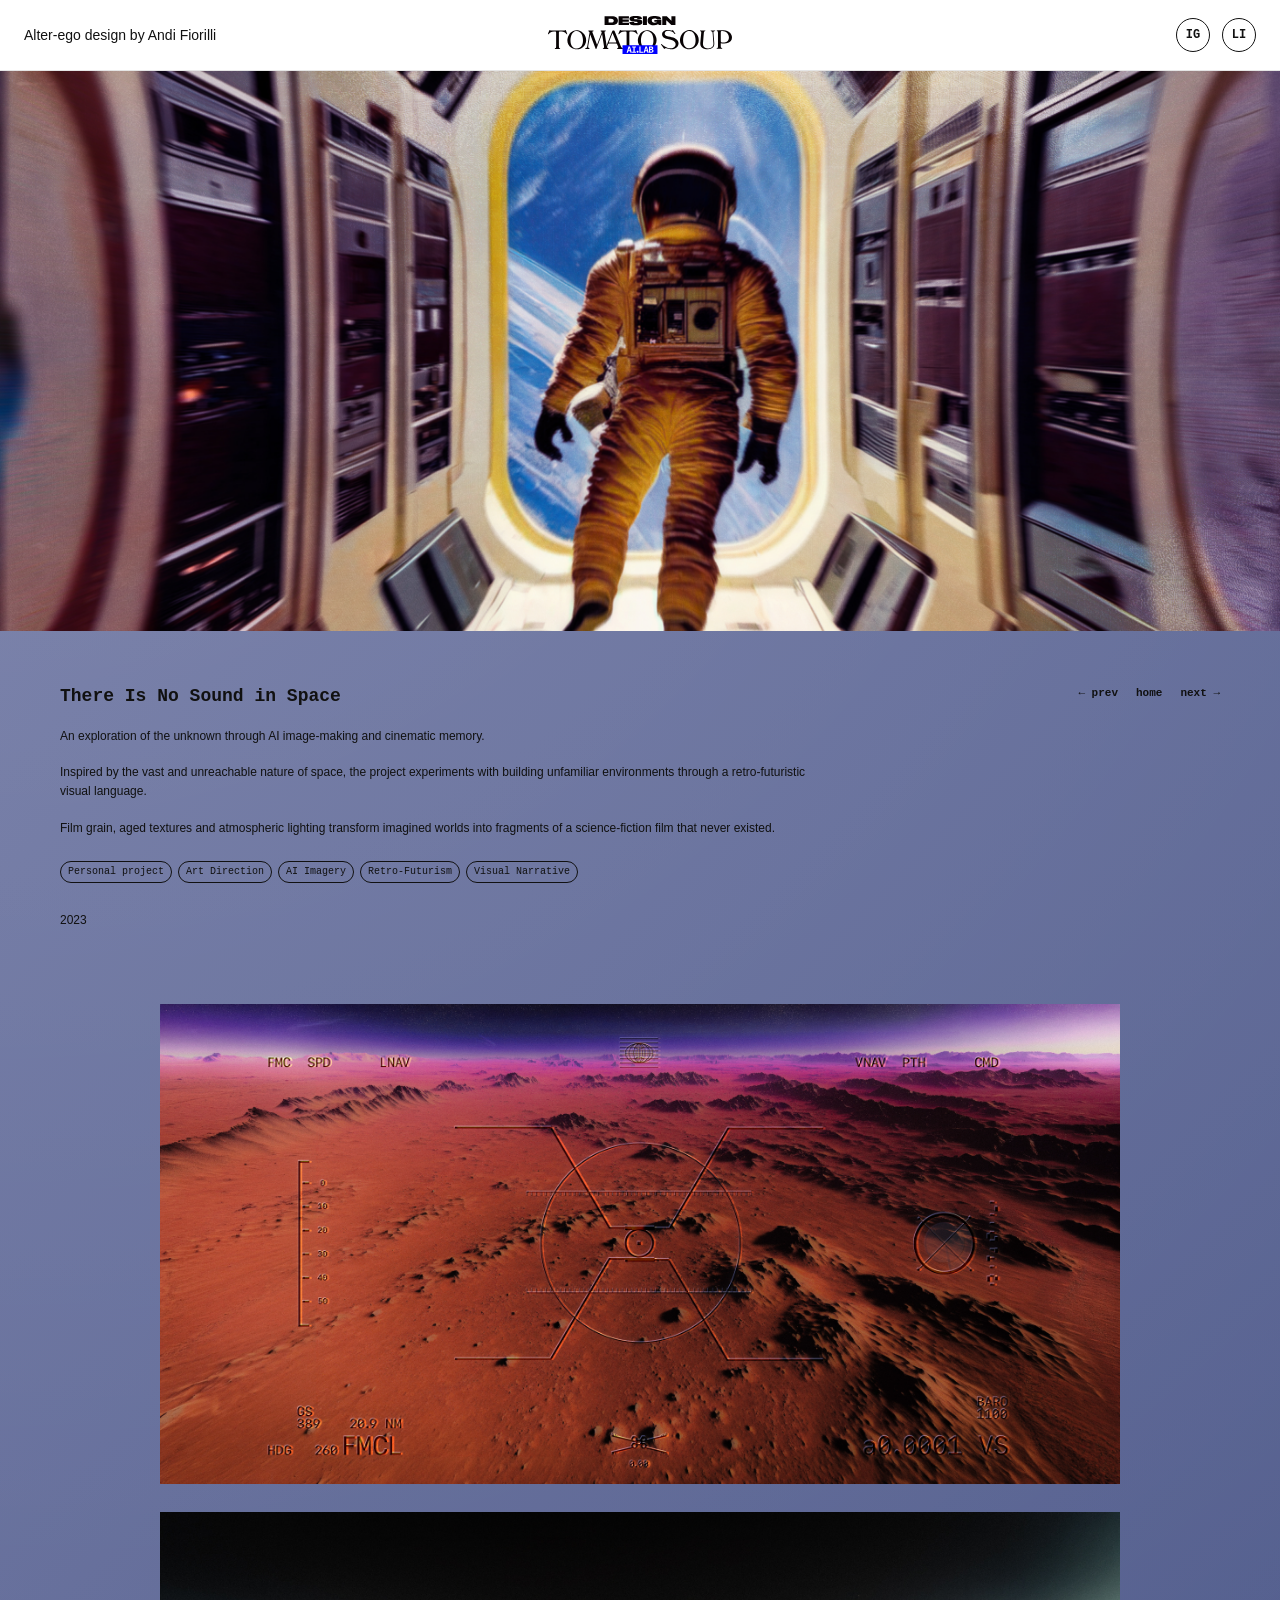
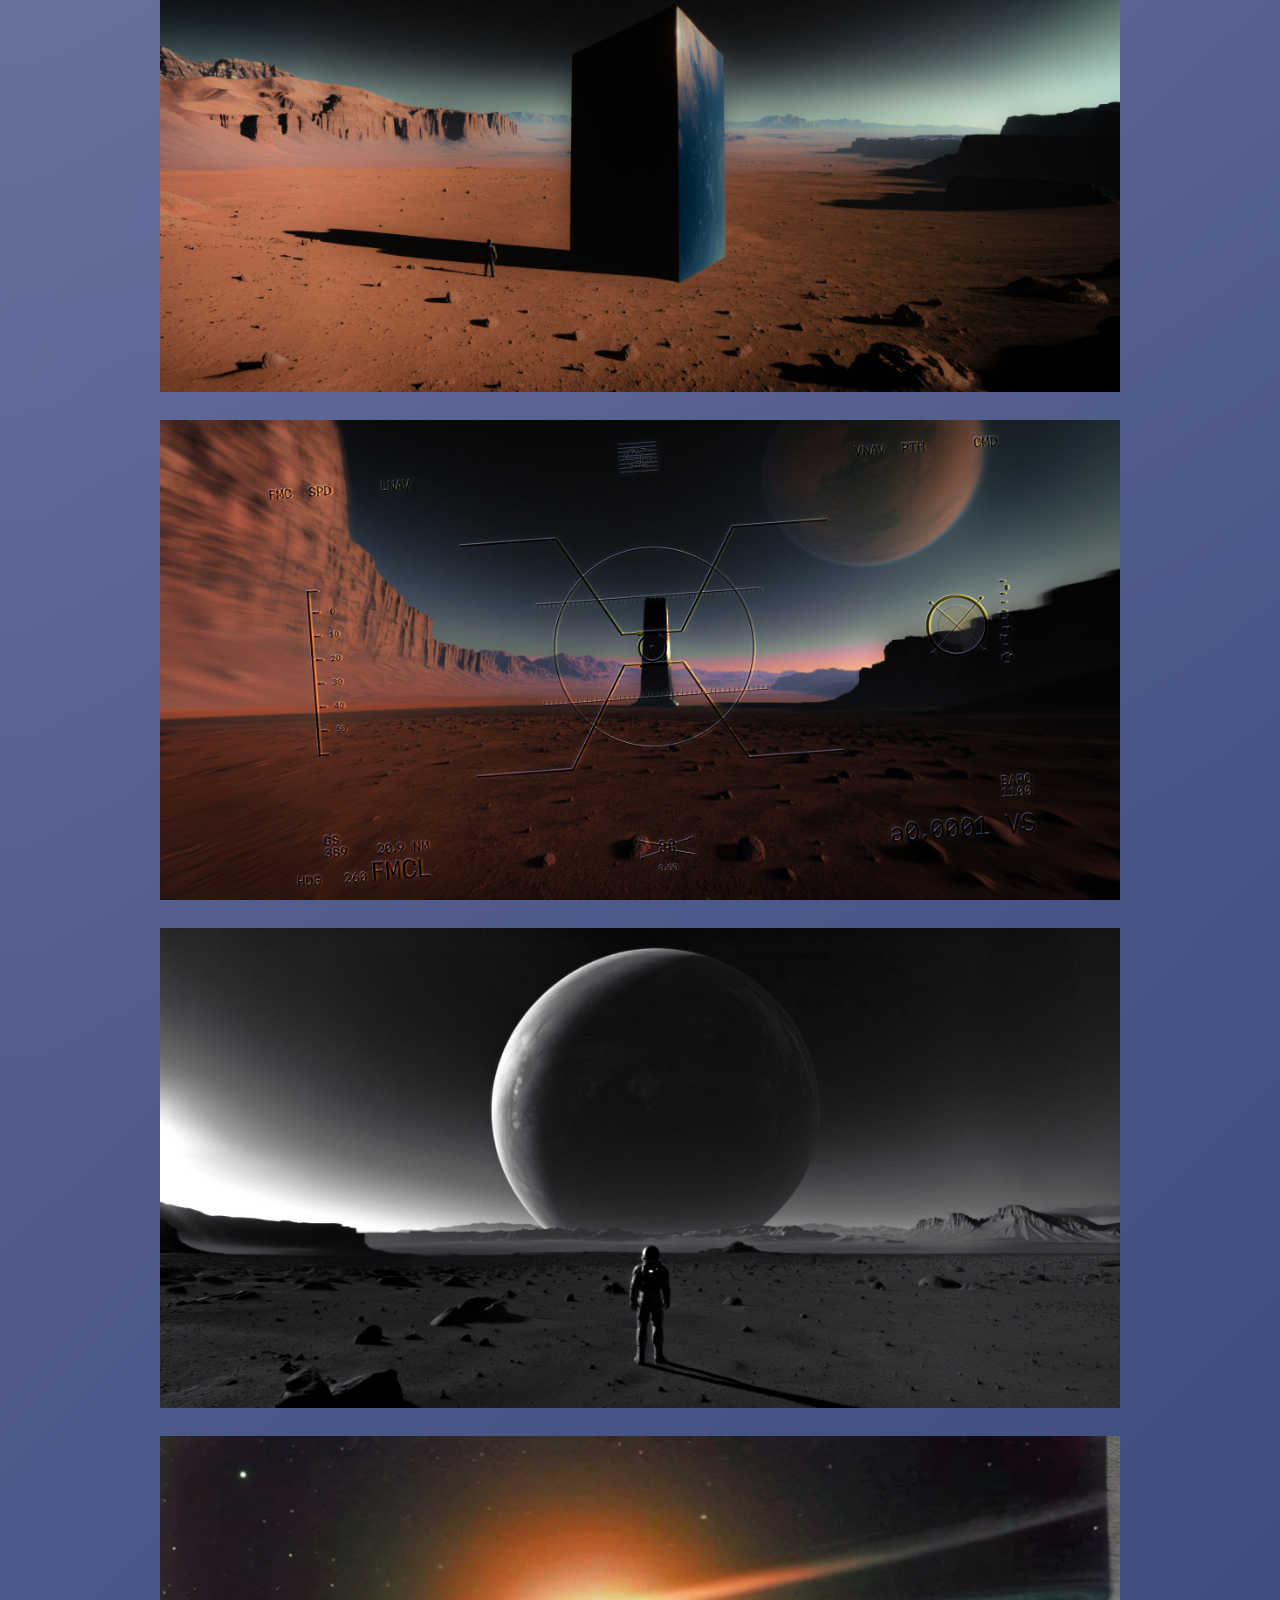
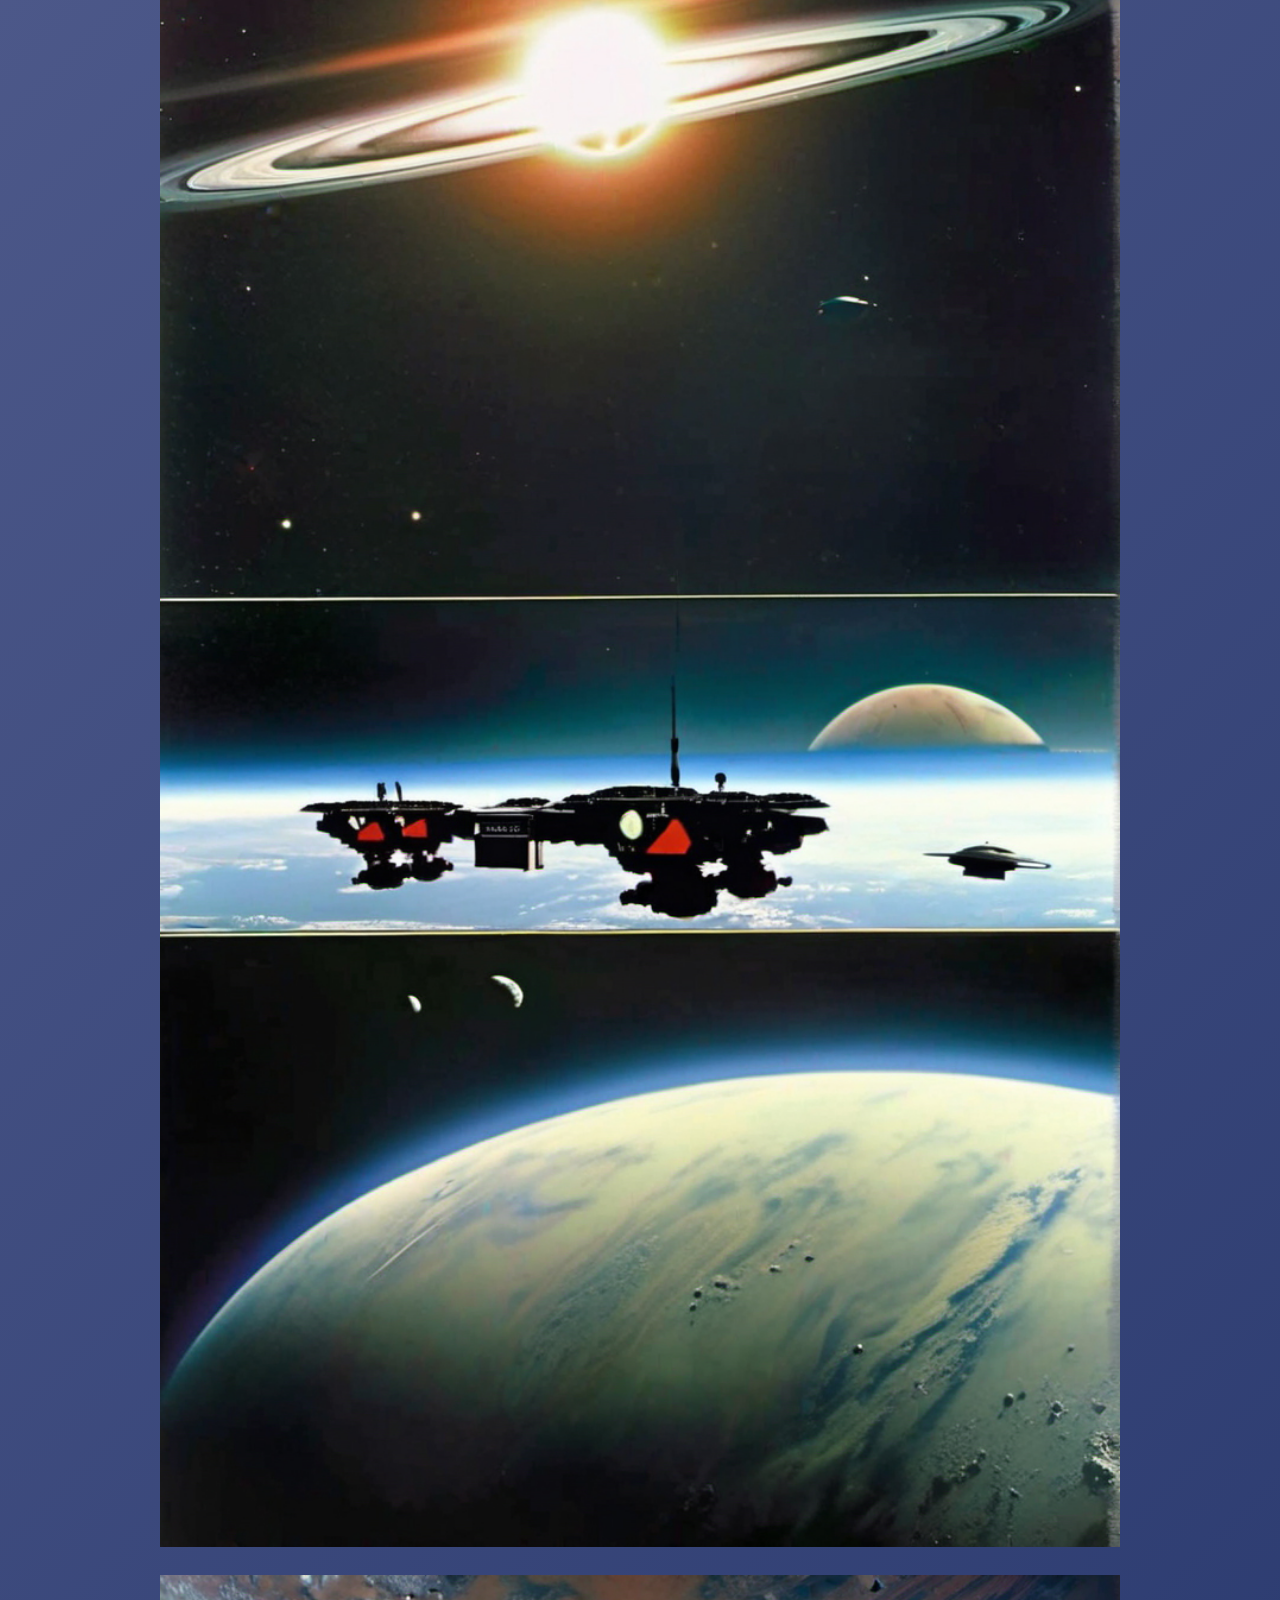
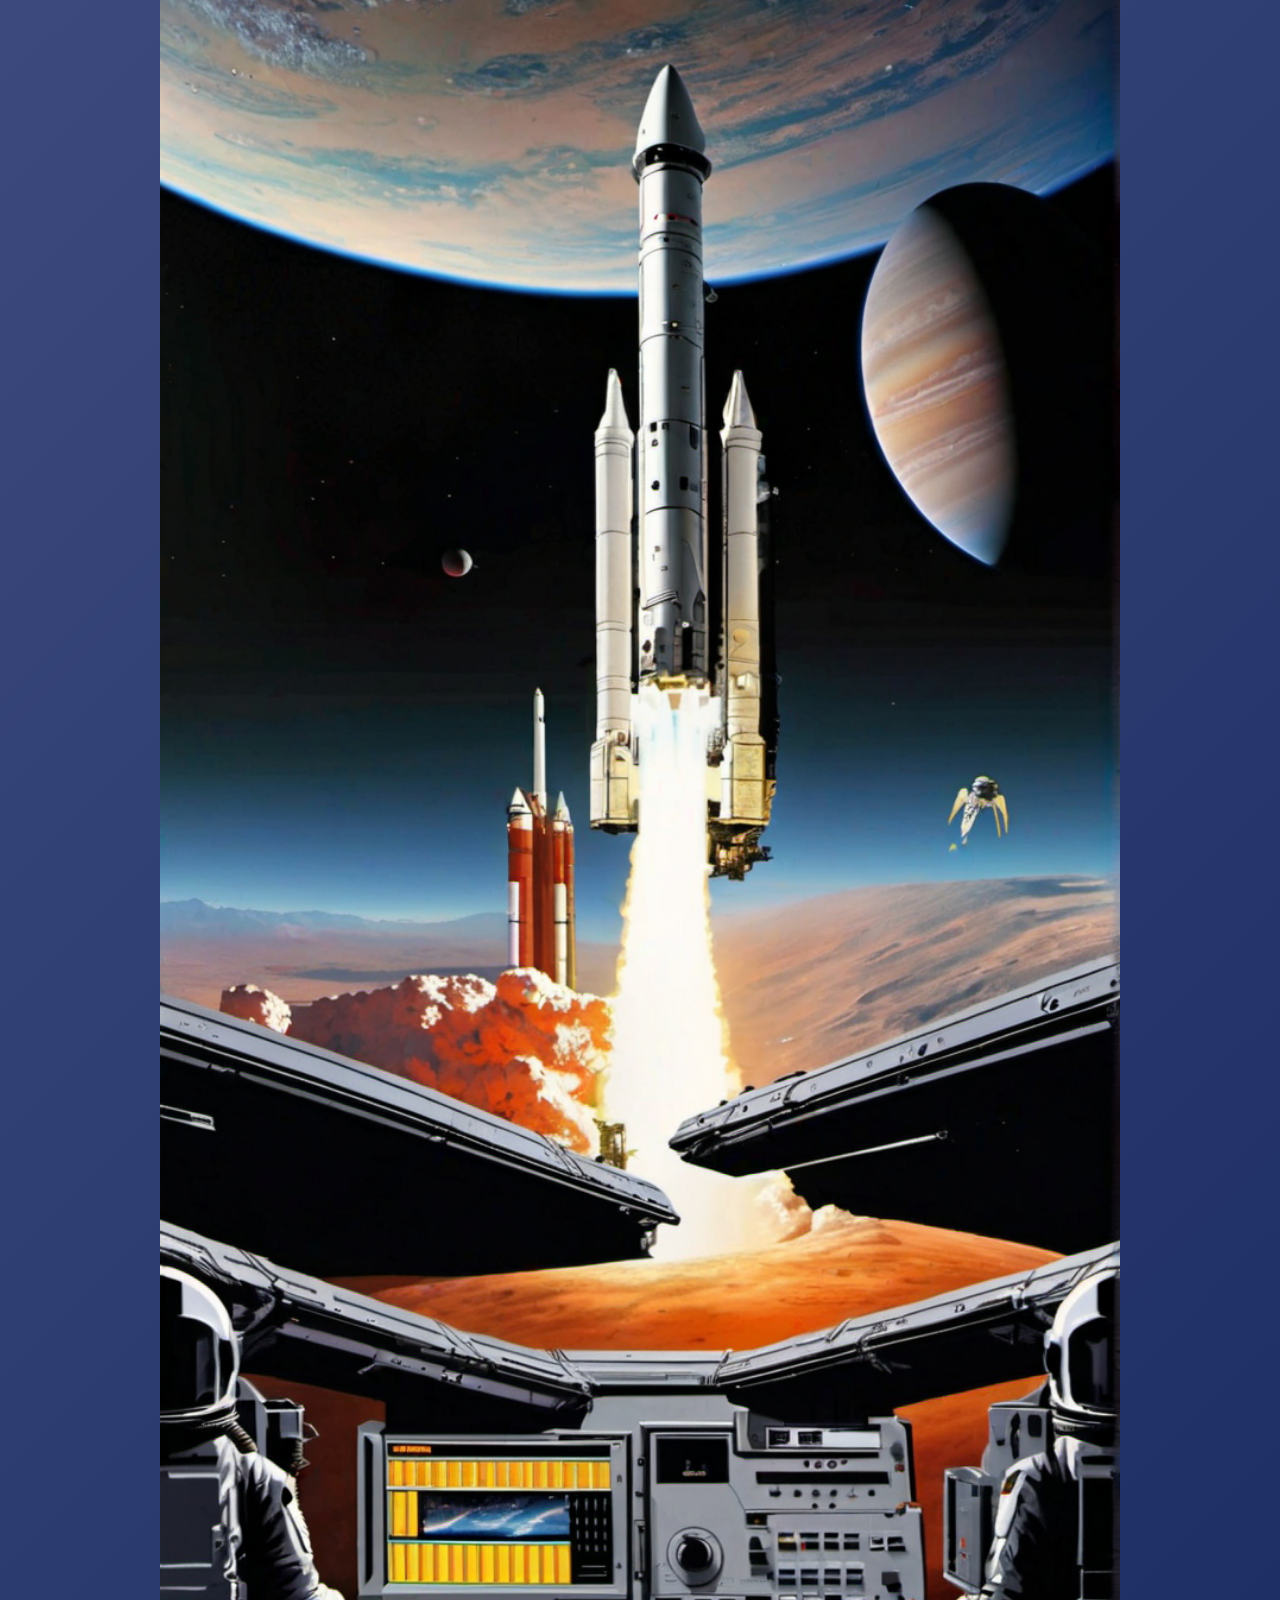
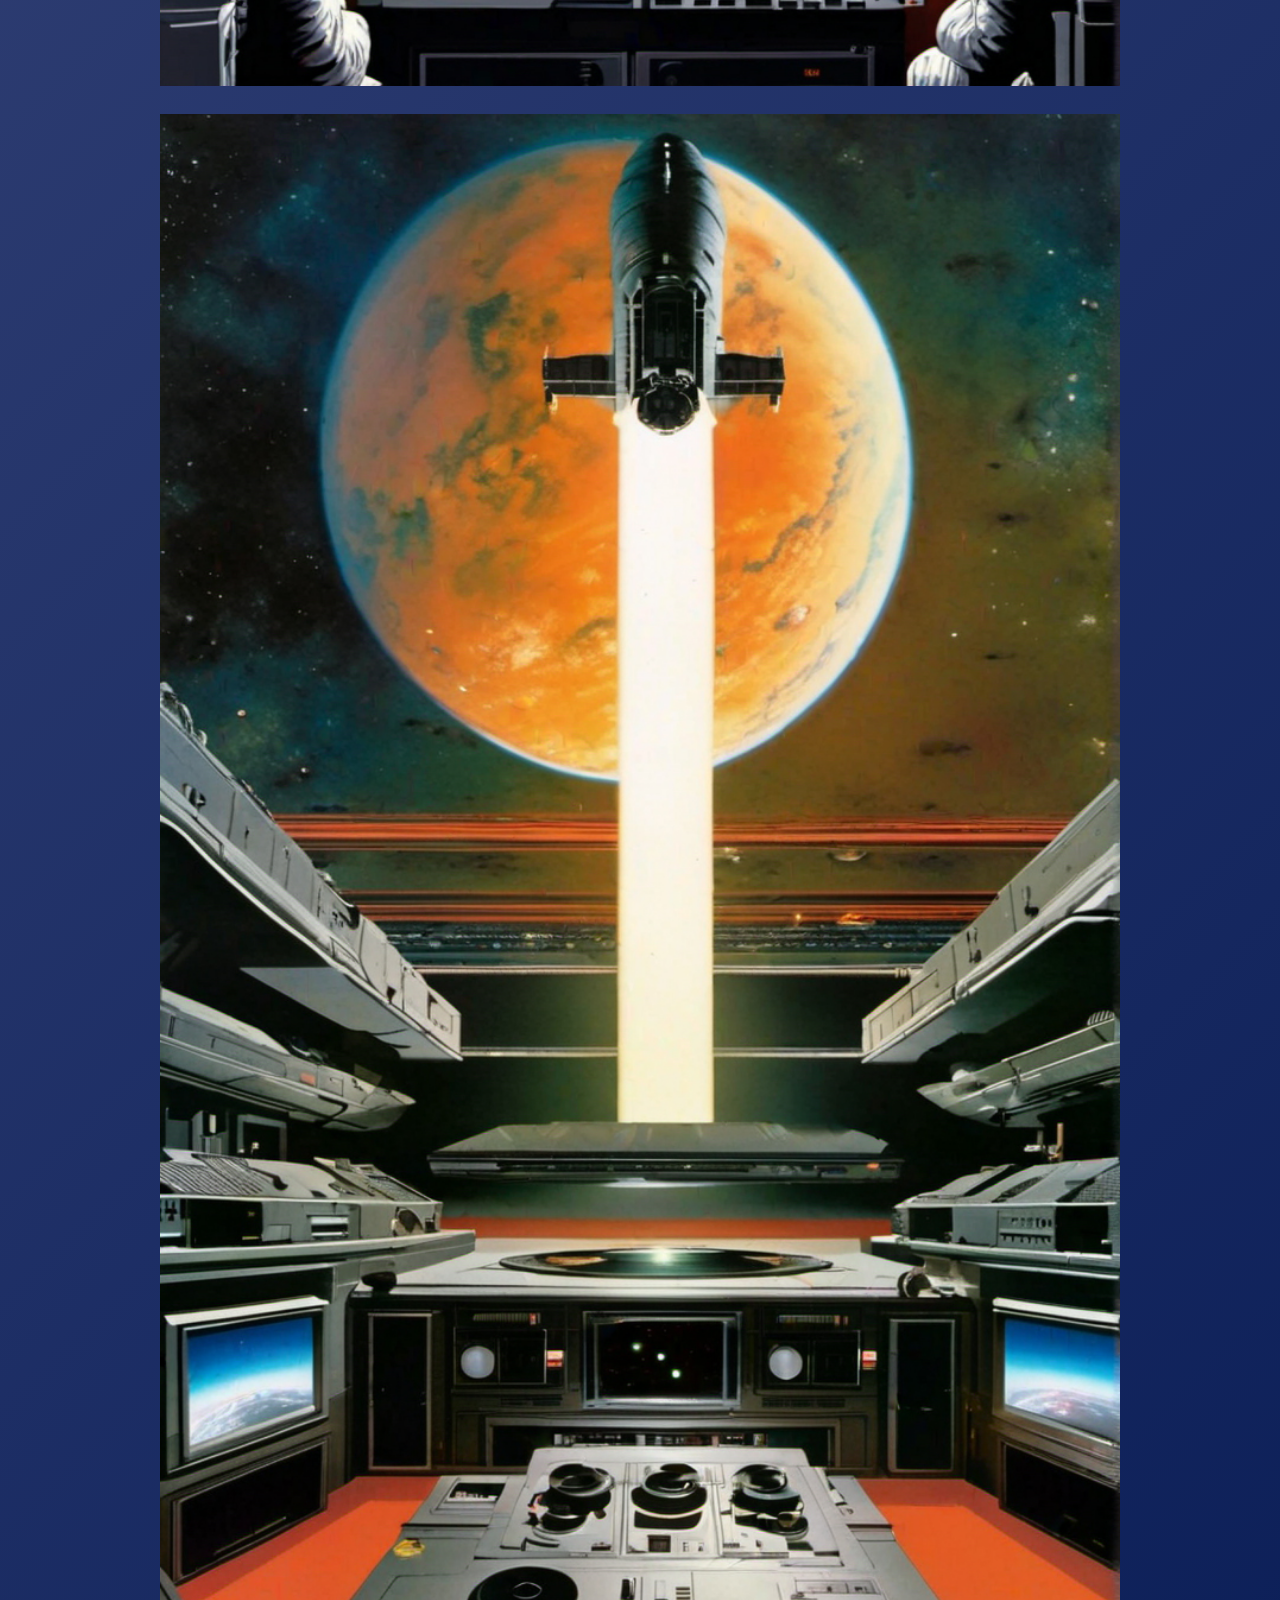
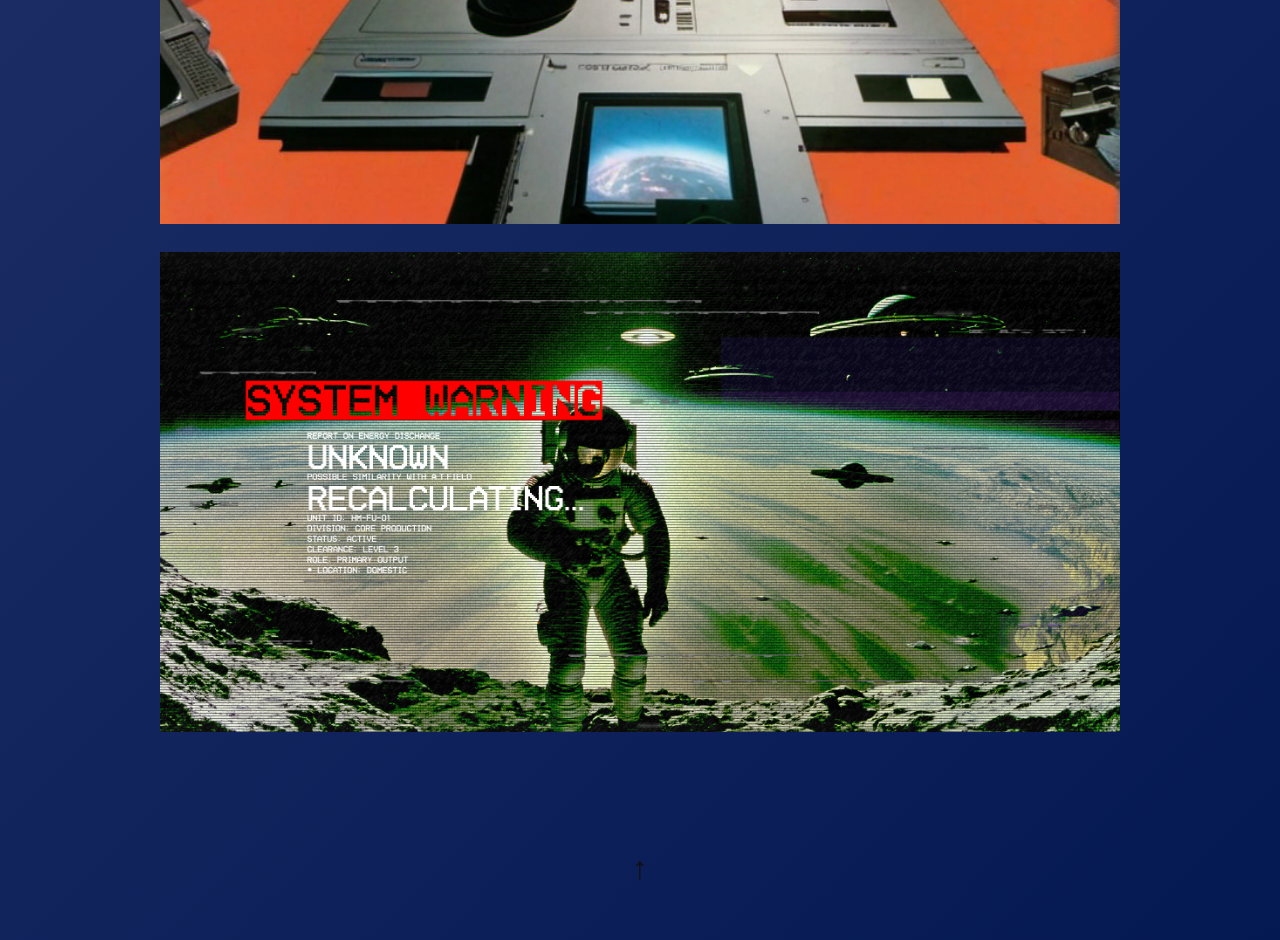
<file: there-is-no-sound-in-space.html>
<!DOCTYPE html>
<html lang="en">

<head>
<meta charset="UTF-8">
<meta name="viewport" content="width=device-width, initial-scale=1.0">
<link rel="icon" href="/favicon.ico" sizes="any">
<link rel="icon" type="image/png" sizes="48x48" href="/favicon-48x48.png">
<link rel="icon" type="image/png" sizes="32x32" href="/favicon-32x32.png">
<link rel="icon" type="image/png" sizes="16x16" href="/favicon-16x16.png">
<link rel="apple-touch-icon" sizes="180x180" href="/apple-touch-icon.png">
<link rel="manifest" href="/site.webmanifest">
<meta name="theme-color" content="#000000">

<title>There Is No Sound in Space — Andi Fiorilli</title>
<meta name="description" content="There Is No Sound in Space, a visual project by Andi Fiorilli.">
<link rel="canonical" href="https://andifiorilli.github.io/there-is-no-sound-in-space.html">
<meta property="og:type" content="website">
<meta property="og:site_name" content="Design Tomato Soup">
<meta property="og:title" content="There Is No Sound in Space — Andi Fiorilli">
<meta property="og:description" content="A visual project by Andi Fiorilli.">
<meta property="og:url" content="https://andifiorilli.github.io/there-is-no-sound-in-space.html">
<meta property="og:image" content="https://andifiorilli.github.io/images/there-is-no-sound-in-space/cover.jpg">
<meta property="og:image:alt" content="There Is No Sound in Space">
<meta name="twitter:card" content="summary_large_image">
<meta name="twitter:title" content="There Is No Sound in Space — Andi Fiorilli">
<meta name="twitter:description" content="A visual project by Andi Fiorilli.">
<meta name="twitter:image" content="https://andifiorilli.github.io/images/there-is-no-sound-in-space/cover.jpg">
<meta name="twitter:image:alt" content="There Is No Sound in Space">

<link rel="stylesheet" href="style.css">
</head>

<body id="top" class="project-space">

<header class="header">

    <div class="name">
        Alter-ego design by
        <a href="https://www.instagram.com/andifiorilli/" target="_blank" rel="noopener noreferrer">
            Andi Fiorilli
        </a>
    </div>

    <div class="logo">
        <a href="index.html">
            <img src="logo-DTS.svg" alt="Design Tomato Soup">
        </a>
    </div>

    <nav class="links" aria-label="Social media">
        <a href="https://instagram.com/designtomatosoup" target="_blank" rel="noopener noreferrer" aria-label="Instagram">IG</a>
        <a href="https://www.linkedin.com/in/andresfiorilli/" target="_blank" rel="noopener noreferrer" aria-label="LinkedIn">LI</a>
    </nav>

</header>

<section class="project-hero">
    <img src="images/there-is-no-sound-in-space/cover.jpg" alt="There Is No Sound in Space">
</section>

<main class="project-detail">

    <section class="project-intro">

        <div class="project-copy">

            <h1>There Is No Sound in Space</h1>

            <p>
                An exploration of the unknown through AI image-making
                and cinematic memory.
            </p>

            <p>
                Inspired by the vast and unreachable nature of space, the project
                experiments with building unfamiliar environments through a
                retro-futuristic visual language.
            </p>

            <p>
                Film grain, aged textures and atmospheric lighting transform
                imagined worlds into fragments of a science-fiction film
                that never existed.
            </p>

            <div class="project-tags">
                <span>Personal project</span>
                <span>Art Direction</span>
                <span>AI Imagery</span>
                <span>Retro-Futurism</span>
                <span>Visual Narrative</span>
            </div>

            <p class="project-year">
                2023
            </p>

        </div>

        <nav class="project-nav" aria-label="Project navigation"></nav>

    </section>

    <div class="project-gallery-editorial">

        <img src="images/there-is-no-sound-in-space/1.jpg" alt="There Is No Sound in Space">
        <img src="images/there-is-no-sound-in-space/2.jpg" alt="There Is No Sound in Space">
        <img src="images/there-is-no-sound-in-space/3.jpg" alt="There Is No Sound in Space">
        <img src="images/there-is-no-sound-in-space/4.jpg" alt="There Is No Sound in Space">
        <img src="images/there-is-no-sound-in-space/5.jpg" alt="There Is No Sound in Space">
        <img src="images/there-is-no-sound-in-space/6.jpg" alt="There Is No Sound in Space">
        <img src="images/there-is-no-sound-in-space/7.jpg" alt="There Is No Sound in Space">
        <img src="images/there-is-no-sound-in-space/8.jpg" alt="There Is No Sound in Space">

    </div>

</main>

<footer class="footer">

    <a href="#top" class="to-top" aria-label="Back to top">↑</a>

    <p class="footer-credit">
        Alter-ego design by
        <a href="https://www.instagram.com/andifiorilli/" target="_blank" rel="noopener noreferrer">
            Andi Fiorilli
        </a>
    </p>

</footer>

<script src="script.js"></script>

</body>
</html>
</file>
<file: style.css>
:root{
    --white:#ffffff;
    --gray:#f2f2f2;
    --black:#111111;

    --font-sans:-apple-system, BlinkMacSystemFont, "SF Pro Text", "SF Compact Text", "Helvetica Neue", Arial, sans-serif;
    --font-compact:"SF Compact Text", -apple-system, BlinkMacSystemFont, "Helvetica Neue", Arial, sans-serif;
    --font-mono:"SF Mono", "SFMono-Regular", ui-monospace, Menlo, Monaco, Consolas, monospace;
}

*{
    margin:0;
    padding:0;
    box-sizing:border-box;
}

.sr-only{
    position:absolute;
    width:1px;
    height:1px;
    padding:0;
    margin:-1px;
    overflow:hidden;
    clip:rect(0, 0, 0, 0);
    white-space:nowrap;
    border:0;
}

html{
    scroll-behavior:smooth;
}

body{
    font-family:var(--font-sans);
    background:var(--gray);
    color:var(--black);
}

/* =========================
   HEADER
========================= */

.header{
    position:sticky;
    top:0;
    z-index:1000;

    background:var(--white);

    padding:16px 24px;

    border-bottom:1px solid #e5e5e5;

    display:grid;
    grid-template-columns:1fr auto 1fr;
    align-items:center;
}

.name{
    font-size:14px;
    font-weight:400;
    color:var(--black);
}

.name a{
    color:var(--black);
    text-decoration:none;
}

.name a:hover{
    opacity:.5;
}

.logo{
    text-align:center;
}

.logo img{
    height:38px;
    width:auto;
    display:block;
}

.links{
    justify-self:end;
    display:flex;
    gap:12px;
}

.links a{
    width:34px;
    height:34px;

    display:flex;
    align-items:center;
    justify-content:center;

    border:1px solid var(--black);
    border-radius:50%;

    color:var(--black);
    text-decoration:none;

    font-family:var(--font-mono);
    font-weight:700;
    font-size:12px;
    line-height:1;

    transition:all .2s ease;
}

.links a:hover{
    background:var(--black);
    color:var(--white);
}

/* =========================
   GALLERY
========================= */

.gallery{
    width:100%;
    padding:24px;

    display:grid;
    grid-template-columns:repeat(3, 1fr);

    gap:24px 24px;
}

/* =========================
   PROJECT CARD
========================= */

.project{
    text-decoration:none;
    color:var(--black);

    display:flex;
    flex-direction:column;

    gap:0;

    transition:opacity .2s ease;
}

.project:hover{
    opacity:.85;
}

.thumb{
    position:relative;

    width:100%;
    aspect-ratio:16/9;
    overflow:hidden;

    background:#e6e6e6;
}

.thumb img{
    width:100%;
    height:100%;
    object-fit:cover;
    display:block;
}

.placeholder-thumb{
    background:#d8d8d8;
}

.project-title{
    position:absolute;
    inset:0;

    display:flex;
    align-items:center;
    justify-content:center;

    padding:20px;

    background:rgba(0,0,0,.55);
    color:var(--white);

    font-family:var(--font-mono);
    font-weight:700;
    font-size:12px;
    line-height:1.2;
    text-align:center;

    opacity:0;
    transition:opacity .2s ease;

    border-bottom:none;
}

.project:hover .project-title,
.project:focus-visible .project-title{
    opacity:1;
}

@media (max-width:1100px){

    .gallery{
        grid-template-columns:repeat(2, 1fr);
        gap:20px 20px;
        padding:20px;
    }

}

@media (max-width:768px){

    .gallery{
        grid-template-columns:1fr;
        gap:14px;
        padding:14px;
    }

}

/* =========================
   MOBILE
========================= */

@media (max-width:768px){

    .header{
        display:grid;
        grid-template-columns:52px 1fr 52px;
        grid-template-rows:auto;
        grid-template-areas:none;
        align-items:center;

        padding:18px 22px;
        gap:12px;
    }

    .name{
        display:none;
    }

    .logo{
        grid-area:auto;
        grid-column:2;
        grid-row:1;
        justify-self:center;
        align-self:center;
    }

    .logo img{
        height:48px;
        width:auto;
        display:block;
    }

    .links{
        display:contents;
    }

    .links a{
        width:42px;
        height:42px;

        display:flex;
        align-items:center;
        justify-content:center;

        font-size:13px;
        border:1.5px solid var(--black);

        align-self:center;
    }

    .links a:first-child{
        grid-area:auto;
        grid-column:1;
        grid-row:1;
        justify-self:start;
    }

    .links a:last-child{
        grid-area:auto;
        grid-column:3;
        grid-row:1;
        justify-self:end;
    }

    .project-title{
        opacity:1;

        align-items:flex-end;
        justify-content:flex-start;

        background:linear-gradient(
            to top,
            rgba(0,0,0,.55),
            rgba(0,0,0,0)
        );

        font-size:11px;
        text-align:left;
    }
}

/* =========================
   PROJECT BACKGROUNDS
========================= */

.project-monsters{
    background:
        radial-gradient(circle at top left, rgba(255,255,255,.35), transparent 32%),
        linear-gradient(135deg, #23a00a 0%, #34489a 100%);
}

.project-nb{
    background:
        radial-gradient(circle at top left, rgba(255,255,255,.55), transparent 34%),
        linear-gradient(135deg, #410404 0%, #c9a96a 100%);
}

.project-teenage-rockstar{
    background:
        radial-gradient(circle at top left, rgba(255,255,255,.75), transparent 34%),
        linear-gradient(135deg, #ffffff 0%, #2f0069 100%);
}

.project-little-players{
    background:
        radial-gradient(circle at top left, rgba(255,255,255,.45), transparent 34%),
        linear-gradient(135deg, #aed4ff 0%, #1660bc 100%);
}

.project-space{
    background:
        radial-gradient(circle at top left, rgba(255,255,255,.16), transparent 30%),
        linear-gradient(135deg, #6d75a2 0%, #041852 100%);
}

.project-target{
    background:
        radial-gradient(circle at top left, rgba(255,255,255,.45), transparent 34%),
        linear-gradient(135deg, #81ffcf 0%, #05456e 100%);
}

.project-nightfall{
    background:
        radial-gradient(circle at top left, rgba(255,255,255,.14), transparent 28%),
        linear-gradient(135deg, #848484 0%, #000000 100%);
}

.project-owl-paper{
    background:var(--white);
}

.project-owl-paper .project-detail{
    padding-bottom:0;
}

.project-do-not-say{
    background:
        radial-gradient(circle at top left, rgba(255,255,255,.55), transparent 34%),
        linear-gradient(135deg, #f5f5f5 0%, #f0f0f0 100%);
}

.project-steppe{
    background:
        radial-gradient(circle at top left, rgba(255,255,255,.42), transparent 32%),
        linear-gradient(135deg, #897eeb 0%, #1d0150 100%);
}

/* =========================
   EDITORIAL PROJECT LAYOUT
========================= */

.project-hero{
    width:100%;
    aspect-ratio:16/7;
    background:#e6e6e6;
    overflow:hidden;
}

.project-hero img{
    width:100%;
    height:100%;
    object-fit:cover;
    display:block;
}

.project-detail{
    max-width:1240px;
    margin:0 auto;
    padding:56px 40px 80px;
}

.project-intro{
    display:grid;
    grid-template-columns:minmax(0,1fr) auto;
    gap:40px;
    align-items:start;

    margin-bottom:56px;
}

.project-copy{
    max-width:780px;
}

.project-copy h1{
    font-family:var(--font-mono);
    font-weight:700;
    font-size:18px;
    line-height:1.1;

    margin-bottom:20px;
}

.project-copy p{
    font-family:var(--font-compact);
    font-weight:400;
    font-size:12px;
    line-height:1.55;

    margin-bottom:18px;
    max-width:760px;
}

.project-tags{
    display:flex;
    flex-wrap:wrap;
    gap:6px;

    margin-top:24px;
    margin-bottom:28px;
}

.project-tags span{
    font-family:var(--font-mono);
    font-weight:400;
    font-size:10px;
    line-height:1;

    border:1px solid var(--black);
    padding:5px 7px;
    border-radius:999px;
}

.project-links{
    display:flex;
    gap:10px;

    margin-bottom:28px;
}

.project-links a{
    width:30px;
    height:30px;

    display:flex;
    align-items:center;
    justify-content:center;

    border:1.5px solid var(--black);
    border-radius:50%;

    color:var(--black);
    text-decoration:none;

    font-family:var(--font-mono);
    font-weight:700;
    font-size:11px;
    line-height:1;
}

.project-links a:visited{
    color:var(--black);
}

.project-links a:hover{
    background:var(--black);
    color:var(--white);
}

.project-nav{
    display:flex;
    gap:18px;
    font-size:12px;
}

.project-nav a{
    font-family:var(--font-mono);
    font-weight:700;
    font-size:11px;
    color:var(--black);
    text-decoration:none;
}

.project-nav a:visited{
    color:var(--black);
}

.project-nav a:hover{
    opacity:.5;
}

.project-year{
    font-family:var(--font-mono);
    font-weight:400;
    font-size:12px;

    margin-top:0;
    margin-bottom:56px;
}

.project-gallery-editorial{
    max-width:960px;
    margin:0 auto;

    display:flex;
    flex-direction:column;
    gap:28px;
}

.project-gallery-editorial img{
    width:100%;
    height:auto;
    display:block;
}

.project-gallery-editorial video{
    width:100%;
    height:auto;
    display:block;
}

.project-video-horizontal{
    width:100%;
    height:auto;
    display:block;
}

.project-video-vertical{
    max-width:420px;
    margin:0 auto;
}

/* =========================
   OWL PAPER SCROLL STORY
========================= */

.owl-story{
    background:var(--black);
}

.owl-sequence{
    position:relative;
    min-height:160vh;
}

.owl-sequence[data-sequence="1"]{
    min-height:550vh;
}

.owl-sequence[data-sequence="2"]{
    min-height:300vh;
}

.owl-sequence[data-sequence="3"]{
    min-height:300vh;
}

.owl-sequence[data-sequence="4"]{
    min-height:700vh;
}

.owl-stage{
    position:sticky;
    top:71px;

    width:100%;
    height:calc(100vh - 71px);

    overflow:hidden;
    background:var(--black);
}

.owl-canvas{
    position:absolute;
    inset:0;

    display:block;

    width:100%;
    height:100%;

    opacity:0;
}

.owl-stage.is-webgl-ready .owl-canvas{
    opacity:1;
}

.owl-stage.is-webgl-ready .owl-fallback{
    opacity:0;
}

.owl-frame{
    position:absolute;
    inset:0;

    display:block;

    width:100%;
    height:100%;

    object-fit:contain;

    opacity:0;
}

.owl-frame.is-active{
    opacity:1;
}

.owl-mobile-carousel{
    display:none;
}

/* =========================
   EDITORIAL PROJECT MOBILE
========================= */

@media (max-width:900px){

    .project-hero{
        aspect-ratio:4/4;
    }

    .project-detail{
        padding:32px 20px 56px;
    }

    .project-intro{
        display:flex;
        flex-direction:column;
        gap:28px;
        margin-bottom:40px;
    }

    .project-nav{
        order:-1;

        align-self:center;

        display:flex;
        gap:18px;

        margin-top:-60px;
        padding:8px 16px;

        background:var(--gray);
        z-index:10;
    }

    .project-nav a{
        font-size:12px;
    }

    .project-gallery-editorial{
        gap:18px;
    }

    .project-owl-paper .owl-story{
        display:flex;
        flex-direction:column;
        gap:18px;

        padding:18px 0;

        background:var(--white);
    }

    .project-owl-paper .owl-sequence{
        min-height:auto;
    }

    .project-owl-paper .owl-stage{
        display:none;
    }

    .owl-mobile-carousel{
        display:flex;
        gap:10px;

        width:100%;
        padding:0 14px;

        overflow-x:auto;
        overscroll-behavior-x:contain;

        scroll-snap-type:x mandatory;
        scroll-padding:0 14px;

        -webkit-overflow-scrolling:touch;
        scrollbar-width:none;
    }

    .owl-mobile-carousel::-webkit-scrollbar{
        display:none;
    }

    .owl-mobile-carousel img{
        flex:0 0 calc(100vw - 28px);

        width:calc(100vw - 28px);
        height:auto;

        display:block;

        scroll-snap-align:start;
        scroll-snap-stop:always;
    }
}

.home{
    min-height:100vh;
    display:flex;
    flex-direction:column;
}

.home .gallery{
    flex:1;
}

/* =========================
   INDEX FOOTER
========================= */

.index-footer{
    width:100%;
    height:30px;

    background:var(--black);
    color:var(--white);

    display:flex;
    align-items:center;
    justify-content:center;

    padding:0 24px;
    margin-top:auto;
}

.index-footer p{
    font-family:var(--font-compact);
    font-weight:400;
    font-size:11px;
    line-height:1.2;
    text-align:center;
}

/* =========================
   FOOTER
========================= */

.footer{
    padding:40px 24px 56px;

    display:flex;
    flex-direction:column;
    justify-content:center;
    align-items:center;
    gap:28px;
}

.to-top{
    color:var(--black);
    text-decoration:none;

    font-size:32px;
    line-height:1;

    transition:opacity .2s ease;
}

.to-top:hover{
    opacity:.5;
}

.footer-credit{
    display:none;

    font-family:var(--font-compact);
    font-weight:400;
    font-size:12px;
    line-height:1.4;
    text-align:center;
}

.footer-credit a{
    color:var(--black);
    text-decoration:none;
}

.footer-credit a:hover{
    opacity:.5;
}

@media (max-width:768px){

    .footer-credit{
        display:block;
    }

}
</file>
